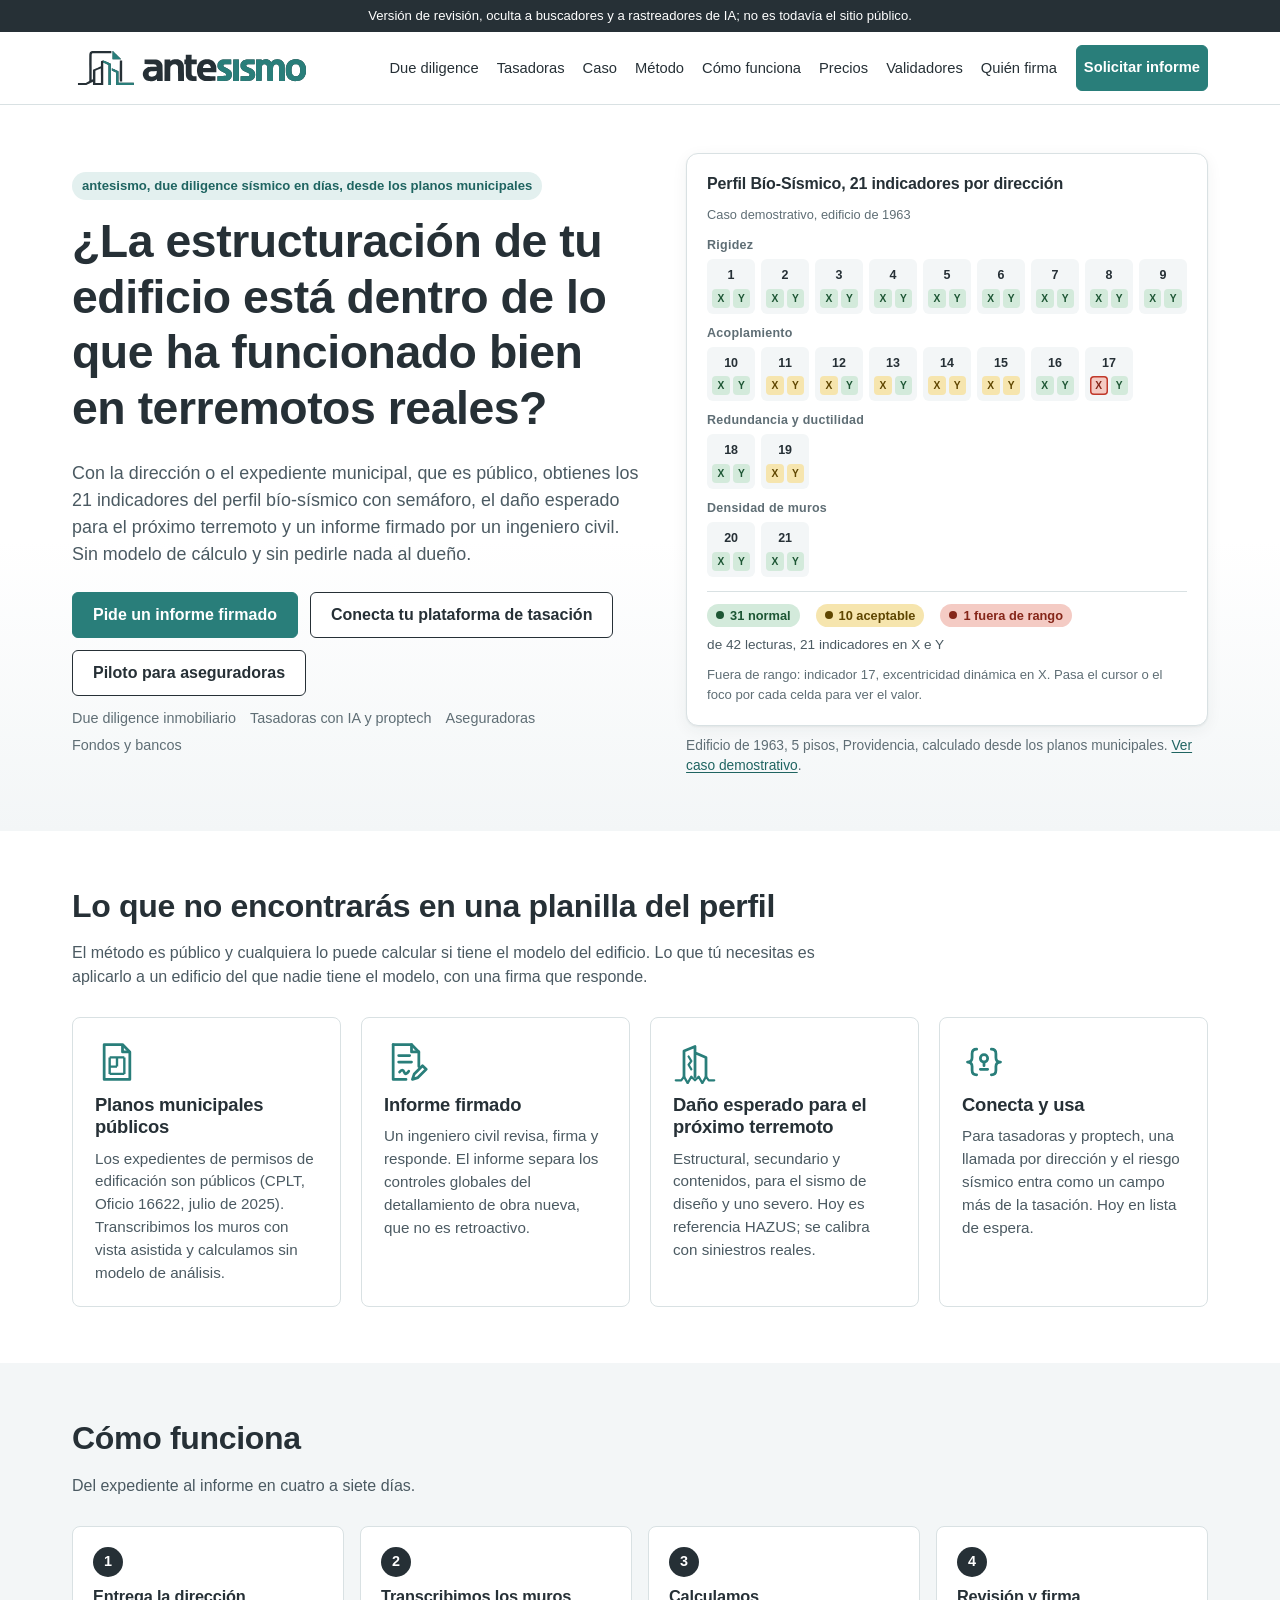
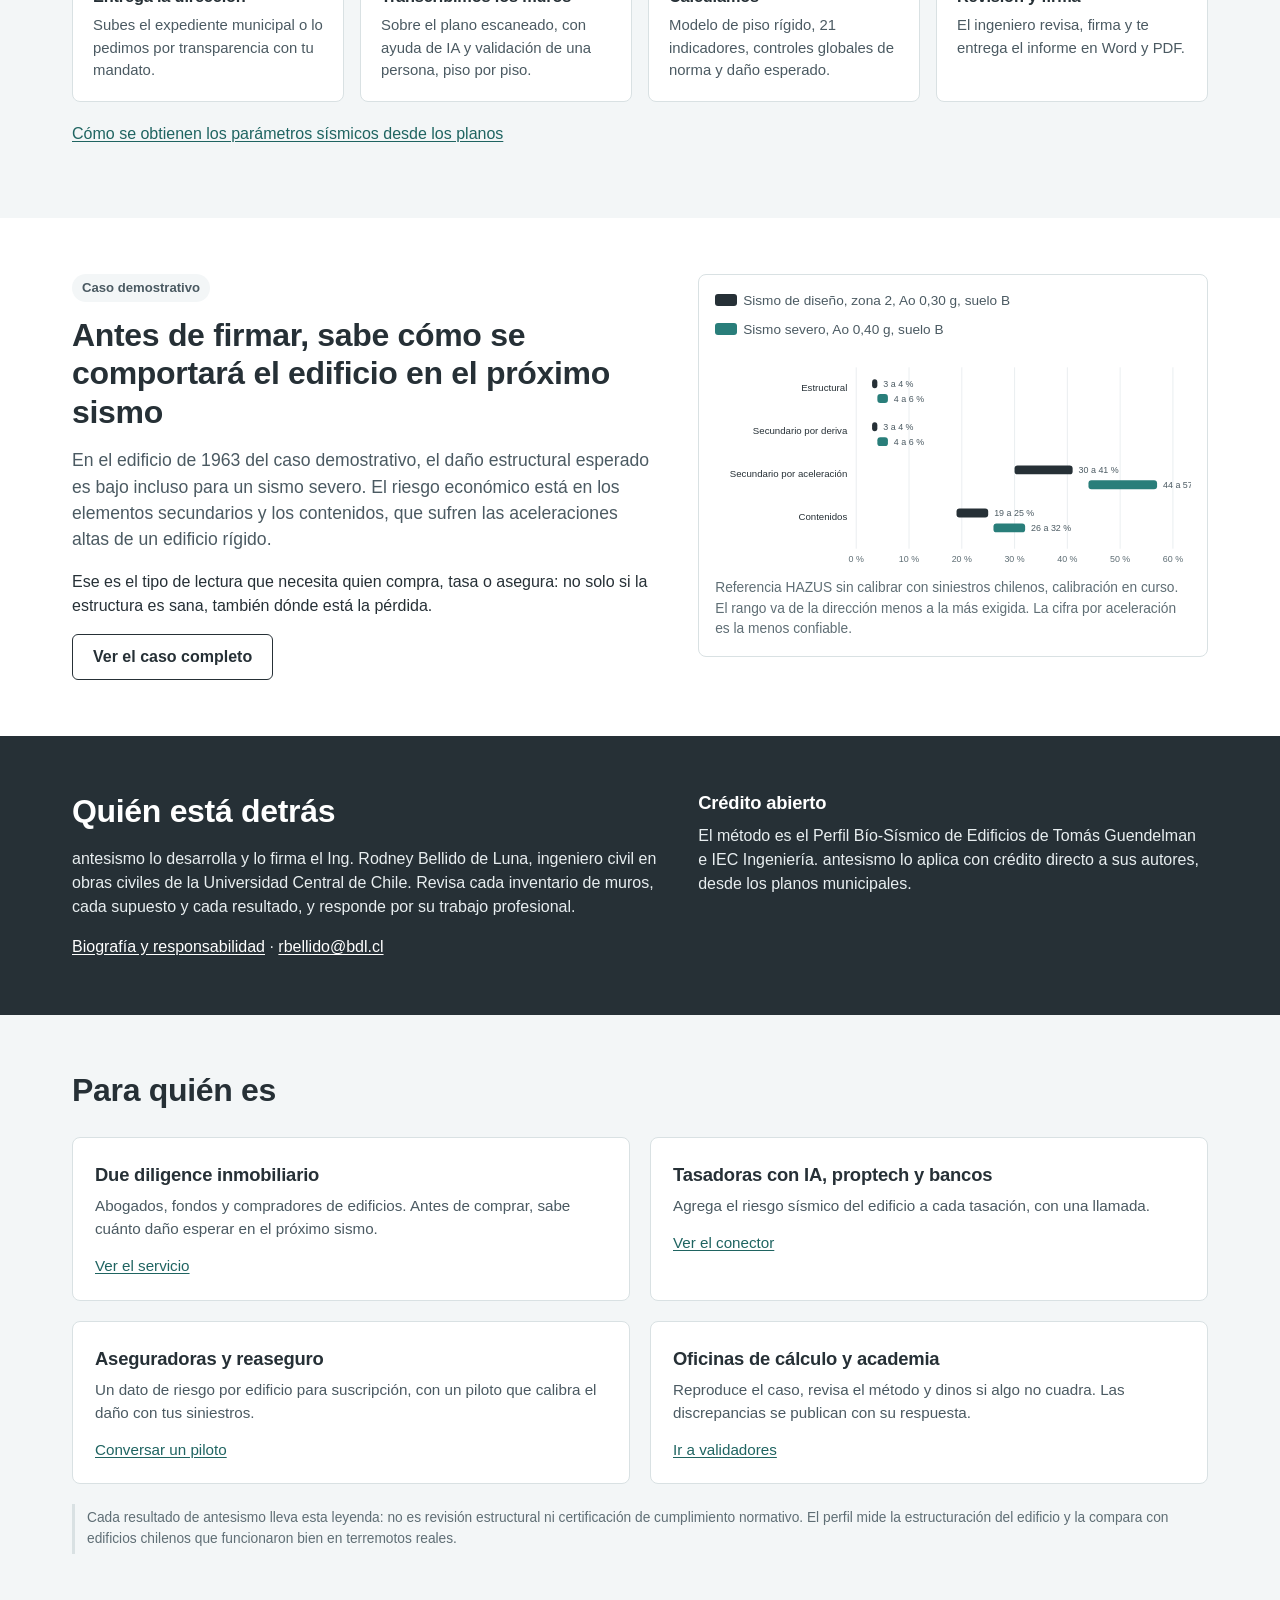
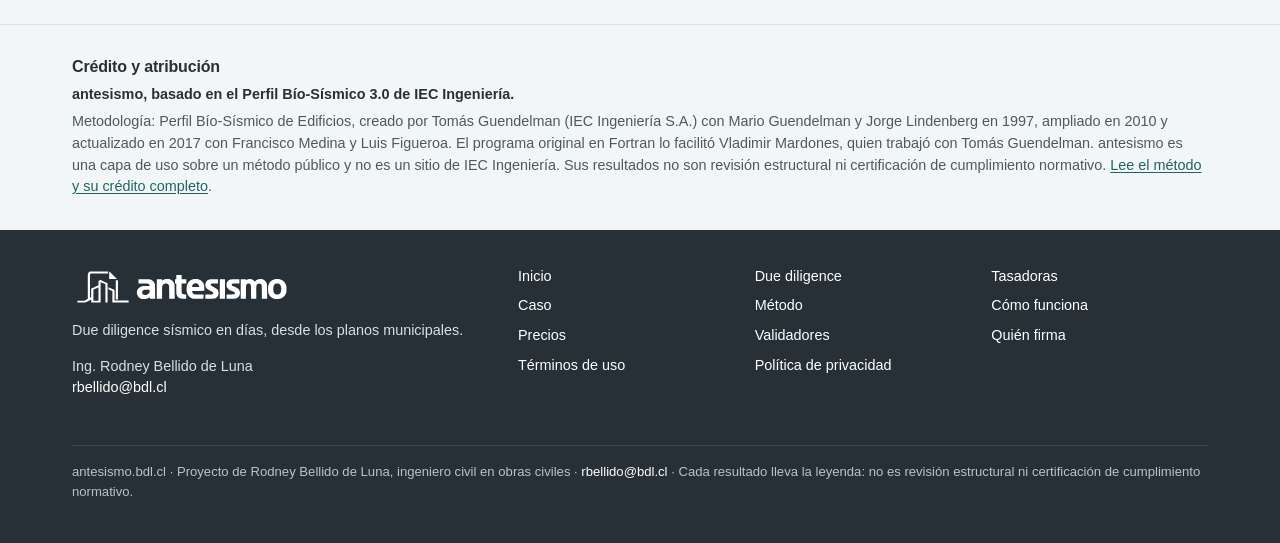
<file: index.html>
<!doctype html>
<html lang="es-CL">
<head>
<meta charset="utf-8">
<meta name="viewport" content="width=device-width, initial-scale=1">
<title>antesismo, due diligence sísmico en días, desde los planos municipales</title>
<meta name="description" content="Con los planos de recepción municipal obtienes los 21 indicadores del perfil bío-sísmico, el daño esperado para el próximo terremoto y un informe firmado por un ingeniero civil. Sin modelo de cálculo.">
<meta name="robots" content="noindex, nofollow, noarchive, nosnippet, noimageindex, noai, noimageai">
<meta name="googlebot" content="noindex, nofollow, noarchive, nosnippet, noimageindex, noai, noimageai">
<link rel="canonical" href="https://antesismo.bdl.cl/">
<meta name="theme-color" content="#263036">
<link rel="icon" href="/favicon.ico" sizes="16x16 24x24 32x32 48x48 64x64 128x128 256x256">
<link rel="icon" href="/favicon-48x48.png" type="image/png" sizes="48x48">
<link rel="icon" href="/favicon.svg" type="image/svg+xml" sizes="any">
<link rel="apple-touch-icon" href="/apple-touch-icon.png" sizes="180x180">
<link rel="mask-icon" href="/safari-pinned-tab.svg" color="#297e7a">
<link rel="manifest" href="/site.webmanifest">
<link rel="stylesheet" href="/assets/marca/antesismo.css">
<link rel="stylesheet" href="/assets/css/sitio.css?v=1.1.0">
<meta property="og:site_name" content="antesismo">
<meta property="og:type" content="website">
<meta property="og:locale" content="es_CL">
<meta property="og:url" content="https://antesismo.bdl.cl/">
<meta property="og:title" content="antesismo, due diligence sísmico en días, desde los planos municipales">
<meta property="og:description" content="Con los planos de recepción municipal obtienes los 21 indicadores del perfil bío-sísmico, el daño esperado para el próximo terremoto y un informe firmado por un ingeniero civil. Sin modelo de cálculo.">
<meta property="og:image" content="https://antesismo.bdl.cl/assets/social/antesismo_og_1200x630.png">
<meta property="og:image:width" content="1200">
<meta property="og:image:height" content="630">
<meta property="og:image:alt" content="antesismo, evaluación sísmica de edificios desde planos de recepción municipal">
<meta name="twitter:card" content="summary_large_image">
<script type="application/ld+json">{"@context": "https://schema.org", "@type": "Service", "name": "Due diligence sísmico de edificios", "description": "Perfil bío-sísmico, daño esperado e informe firmado desde los planos municipales.", "url": "https://antesismo.bdl.cl/", "areaServed": {"@type": "Country", "name": "Chile"}, "provider": {"@type": "Organization", "name": "antesismo", "url": "https://antesismo.bdl.cl/"}}</script>
</head>
<body>
<a class="salto" href="#contenido">Saltar al contenido</a>
<div class="aviso-revision">Versión de revisión, oculta a buscadores y a rastreadores de IA; no es todavía el sitio público.</div>
<header class="encabezado">
<div class="contenedor">
<a class="marca-logo" href="/" aria-label="antesismo, inicio"><img src="/assets/marca/antesismo_isologo_horizontal_color.svg" alt="antesismo" width="240" height="46"></a>
<button class="nav-toggle" type="button" aria-expanded="false" aria-controls="nav-principal">
<svg width="18" height="18" viewBox="0 0 18 18" aria-hidden="true"><path d="M2 4h14M2 9h14M2 14h14" stroke="currentColor" stroke-width="2"/></svg>Menú</button>
<nav class="nav" id="nav-principal" aria-label="Principal">
<a href="/due-diligence/">Due diligence</a>
<a href="/tasadoras/">Tasadoras</a>
<a href="/caso/">Caso</a>
<a href="/perfil-bio-sismico/">Método</a>
<a href="/parametros-sismicos/">Cómo funciona</a>
<a href="/precios/">Precios</a>
<a href="/validadores/">Validadores</a>
<a href="/quien-esta-detras/">Quién firma</a>
<a class="boton" href="/due-diligence/#solicitar">Solicitar informe</a>
</nav>
</div>
</header>
<main id="contenido">
<section class="heroe">
<div class="contenedor rejilla">
<div>
<span class="etiqueta">antesismo, due diligence sísmico en días, desde los planos municipales</span>
<h1>¿La estructuración de tu edificio está dentro de lo que ha funcionado bien en terremotos reales?</h1>
<p class="intro">Con la dirección o el expediente municipal, que es público, obtienes los 21 indicadores del perfil bío-sísmico con semáforo, el daño esperado para el próximo terremoto y un informe firmado por un ingeniero civil. Sin modelo de cálculo y sin pedirle nada al dueño.</p>
<div class="botones">
<a class="boton" href="/due-diligence/">Pide un informe firmado</a>
<a class="boton-sec" href="/tasadoras/">Conecta tu plataforma de tasación</a>
<a class="boton-sec" href="/precios/#piloto">Piloto para aseguradoras</a>
</div>
<ul class="segmentos" aria-label="Para quién">
<li>Due diligence inmobiliario</li><li>Tasadoras con IA y proptech</li><li>Aseguradoras</li><li>Fondos y bancos</li>
</ul>
</div>
<div>
<div data-figura="semaforo"><p class="pequeño">El semáforo de 21 indicadores necesita JavaScript. <a href="/caso/">Ver el caso demostrativo</a>.</p></div>
<p class="pequeño" style="margin-top:10px">Edificio de 1963, 5 pisos, Providencia, calculado desde los planos municipales. <a href="/caso/">Ver caso demostrativo</a>.</p>
</div>
</div>
</section>

<section class="seccion">
<div class="contenedor">
<div class="seccion-cabeza">
<h2>Lo que no encontrarás en una planilla del perfil</h2>
<p>El método es público y cualquiera lo puede calcular si tiene el modelo del edificio. Lo que tú necesitas es aplicarlo a un edificio del que nadie tiene el modelo, con una firma que responde.</p>
</div>
<div class="rejilla-4">
<div class="tarjeta"><svg class="icono" viewBox="0 0 48 48" aria-hidden="true" fill="none" stroke="currentColor" stroke-width="3" stroke-linejoin="round">
<path d="M10 5h20l8 8v30H10z"/><path d="M30 5v8h8"/><path d="M16 19h16M16 19v18M24 19v10M16 29h8M32 19v18M16 37h16" stroke-width="2.6"/></svg><h3>Planos municipales públicos</h3><p>Los expedientes de permisos de edificación son públicos (CPLT, Oficio 16622, julio de 2025). Transcribimos los muros con vista asistida y calculamos sin modelo de análisis.</p></div>
<div class="tarjeta"><svg class="icono" viewBox="0 0 48 48" aria-hidden="true" fill="none" stroke="currentColor" stroke-width="3" stroke-linejoin="round" stroke-linecap="round">
<path d="M10 5h20l8 8v16"/><path d="M30 5v8h8"/><path d="M10 5v38h14"/><path d="M16 17h12M16 24h14"/>
<path d="M17 35c2-3 4-3 5 0s3 2 5-1"/><path d="M31 43l2-6 9-9 4 4-9 9z"/></svg><h3>Informe firmado</h3><p>Un ingeniero civil revisa, firma y responde. El informe separa los controles globales del detallamiento de obra nueva, que no es retroactivo.</p></div>
<div class="tarjeta"><svg class="icono" viewBox="0 0 48 48" aria-hidden="true" fill="none" stroke="currentColor" stroke-width="3" stroke-linejoin="round" stroke-linecap="round">
<path d="M12 40V12l12-5v33M24 14l12 5v21"/><path d="M17 18l3 5-3 4 3 5" stroke-width="2.4"/>
<path d="M3 44h6l3-4 4 7 4-7 4 4 4-4 4 7 4-7 3 4h6" stroke-width="2.4"/></svg><h3>Daño esperado para el próximo terremoto</h3><p>Estructural, secundario y contenidos, para el sismo de diseño y uno severo. Hoy es referencia HAZUS; se calibra con siniestros reales.</p></div>
<div class="tarjeta"><svg class="icono" viewBox="0 0 48 48" aria-hidden="true" fill="none" stroke="currentColor" stroke-width="3" stroke-linejoin="round" stroke-linecap="round">
<path d="M16 10c-4 0-5 2-5 5v4c0 3-2 5-5 5 3 0 5 2 5 5v4c0 3 1 5 5 5M32 10c4 0 5 2 5 5v4c0 3 2 5 5 5-3 0-5 2-5 5v4c0 3-1 5-5 5"/>
<circle cx="24" cy="20" r="4"/><path d="M24 24v4M20 32h8"/></svg><h3>Conecta y usa</h3><p>Para tasadoras y proptech, una llamada por dirección y el riesgo sísmico entra como un campo más de la tasación. Hoy en lista de espera.</p></div>
</div>
</div>
</section>

<section class="seccion suave">
<div class="contenedor">
<div class="seccion-cabeza"><h2>Cómo funciona</h2><p>Del expediente al informe en cuatro a siete días.</p></div>
<ol class="pasos">
<li><h3>Entrega la dirección</h3><p>Subes el expediente municipal o lo pedimos por transparencia con tu mandato.</p></li>
<li><h3>Transcribimos los muros</h3><p>Sobre el plano escaneado, con ayuda de IA y validación de una persona, piso por piso.</p></li>
<li><h3>Calculamos</h3><p>Modelo de piso rígido, 21 indicadores, controles globales de norma y daño esperado.</p></li>
<li><h3>Revisión y firma</h3><p>El ingeniero revisa, firma y te entrega el informe en Word y PDF.</p></li>
</ol>
<p style="margin-top:20px"><a href="/parametros-sismicos/">Cómo se obtienen los parámetros sísmicos desde los planos</a></p>
</div>
</section>

<section class="seccion">
<div class="contenedor dos-col">
<div>
<span class="etiqueta gris">Caso demostrativo</span>
<h2>Antes de firmar, sabe cómo se comportará el edificio en el próximo sismo</h2>
<p class="intro">En el edificio de 1963 del caso demostrativo, el daño estructural esperado es bajo incluso para un sismo severo. El riesgo económico está en los elementos secundarios y los contenidos, que sufren las aceleraciones altas de un edificio rígido.</p>
<p>Ese es el tipo de lectura que necesita quien compra, tasa o asegura: no solo si la estructura es sana, también dónde está la pérdida.</p>
<a class="boton-sec" href="/caso/">Ver el caso completo</a>
</div>
<div data-figura="dano"><div class="tabla-envoltura"><table>
<caption class="visual-oculto">Daño esperado como fracción del valor de cada componente</caption>
<thead><tr><th>Escenario</th><th class="num">Estructural</th><th class="num">Secundario por deriva</th><th class="num">Secundario por aceleración</th><th class="num">Contenidos</th></tr></thead>
<tbody><tr><td>Sismo de diseño, zona 2, Ao 0,30 g, suelo B</td><td class="num">3 a 4 %</td><td class="num">3 a 4 %</td><td class="num">30 a 41 %</td><td class="num">19 a 25 %</td></tr><tr><td>Sismo severo, Ao 0,40 g, suelo B</td><td class="num">4 a 6 %</td><td class="num">4 a 6 %</td><td class="num">44 a 57 %</td><td class="num">26 a 32 %</td></tr></tbody></table></div></div>
</div>
</section>

<section class="seccion oscura">
<div class="contenedor dos-col">
<div>
<h2>Quién está detrás</h2>
<p>antesismo lo desarrolla y lo firma el Ing. Rodney Bellido de Luna, ingeniero civil en obras civiles de la Universidad Central de Chile. Revisa cada inventario de muros, cada supuesto y cada resultado, y responde por su trabajo profesional.</p>
<p class="mb-0"><a href="/quien-esta-detras/">Biografía y responsabilidad</a> · <a href="mailto:rbellido@bdl.cl">rbellido@bdl.cl</a></p>
</div>
<div>
<h3>Crédito abierto</h3>
<p class="mb-0">El método es el Perfil Bío-Sísmico de Edificios de Tomás Guendelman e IEC Ingeniería. antesismo lo aplica con crédito directo a sus autores, desde los planos municipales.</p>
</div>
</div>
</section>

<section class="seccion suave">
<div class="contenedor">
<div class="seccion-cabeza"><h2>Para quién es</h2></div>
<div class="rejilla-2">
<div class="tarjeta"><h3>Due diligence inmobiliario</h3><p>Abogados, fondos y compradores de edificios. Antes de comprar, sabe cuánto daño esperar en el próximo sismo.</p><p style="margin-top:14px"><a href="/due-diligence/">Ver el servicio</a></p></div>
<div class="tarjeta"><h3>Tasadoras con IA, proptech y bancos</h3><p>Agrega el riesgo sísmico del edificio a cada tasación, con una llamada.</p><p style="margin-top:14px"><a href="/tasadoras/">Ver el conector</a></p></div>
<div class="tarjeta"><h3>Aseguradoras y reaseguro</h3><p>Un dato de riesgo por edificio para suscripción, con un piloto que calibra el daño con tus siniestros.</p><p style="margin-top:14px"><a href="/precios/#piloto">Conversar un piloto</a></p></div>
<div class="tarjeta"><h3>Oficinas de cálculo y academia</h3><p>Reproduce el caso, revisa el método y dinos si algo no cuadra. Las discrepancias se publican con su respuesta.</p><p style="margin-top:14px"><a href="/validadores/">Ir a validadores</a></p></div>
</div>
<p class="leyenda">Cada resultado de antesismo lleva esta leyenda: no es revisión estructural ni certificación de cumplimiento normativo. El perfil mide la estructuración del edificio y la compara con edificios chilenos que funcionaron bien en terremotos reales.</p>
</div>
</section>
</main>
<section class="credito" aria-labelledby="credito-t">
<div class="contenedor">
<h2 id="credito-t">Crédito y atribución</h2>
<p class="descriptor">antesismo, basado en el Perfil Bío-Sísmico 3.0 de IEC Ingeniería.</p>
<p class="mb-0">Metodología: Perfil Bío-Sísmico de Edificios, creado por Tomás Guendelman (IEC Ingeniería S.A.) con Mario Guendelman y Jorge Lindenberg en 1997, ampliado en 2010 y actualizado en 2017 con Francisco Medina y Luis Figueroa. El programa original en Fortran lo facilitó Vladimir Mardones, quien trabajó con Tomás Guendelman. antesismo es una capa de uso sobre un método público y no es un sitio de IEC Ingeniería. Sus resultados no son revisión estructural ni certificación de cumplimiento normativo. <a href="/perfil-bio-sismico/">Lee el método y su crédito completo</a>.</p>
</div>
</section>
<footer class="pie">
<div class="contenedor">
<div>
<img src="/assets/marca/antesismo_isologo_horizontal_blanco.svg" alt="antesismo" width="220" height="42">
<p>Due diligence sísmico en días, desde los planos municipales.</p>
<p>Ing. Rodney Bellido de Luna<br><a href="mailto:rbellido@bdl.cl">rbellido@bdl.cl</a></p>
</div>
<nav aria-label="Pie de página">
<a href="/">Inicio</a>
<a href="/due-diligence/">Due diligence</a>
<a href="/tasadoras/">Tasadoras</a>
<a href="/caso/">Caso</a>
<a href="/perfil-bio-sismico/">Método</a>
<a href="/parametros-sismicos/">Cómo funciona</a>
<a href="/precios/">Precios</a>
<a href="/validadores/">Validadores</a>
<a href="/quien-esta-detras/">Quién firma</a>
<a href="/legal/#terminos">Términos de uso</a>
<a href="/legal/#privacidad">Política de privacidad</a>
</nav>
<p class="final">antesismo.bdl.cl · Proyecto de Rodney Bellido de Luna, ingeniero civil en obras civiles · <a href="mailto:rbellido@bdl.cl">rbellido@bdl.cl</a> · Cada resultado lleva la leyenda: no es revisión estructural ni certificación de cumplimiento normativo.</p>
</div>
</footer>
<script src="/assets/js/sitio.js?v=1.1.0"></script>
<script src="/assets/js/datos-caso.js?v=1.1.0"></script>
<script src="/assets/js/perfil.js?v=1.1.0"></script>
</body>
</html>
</file>
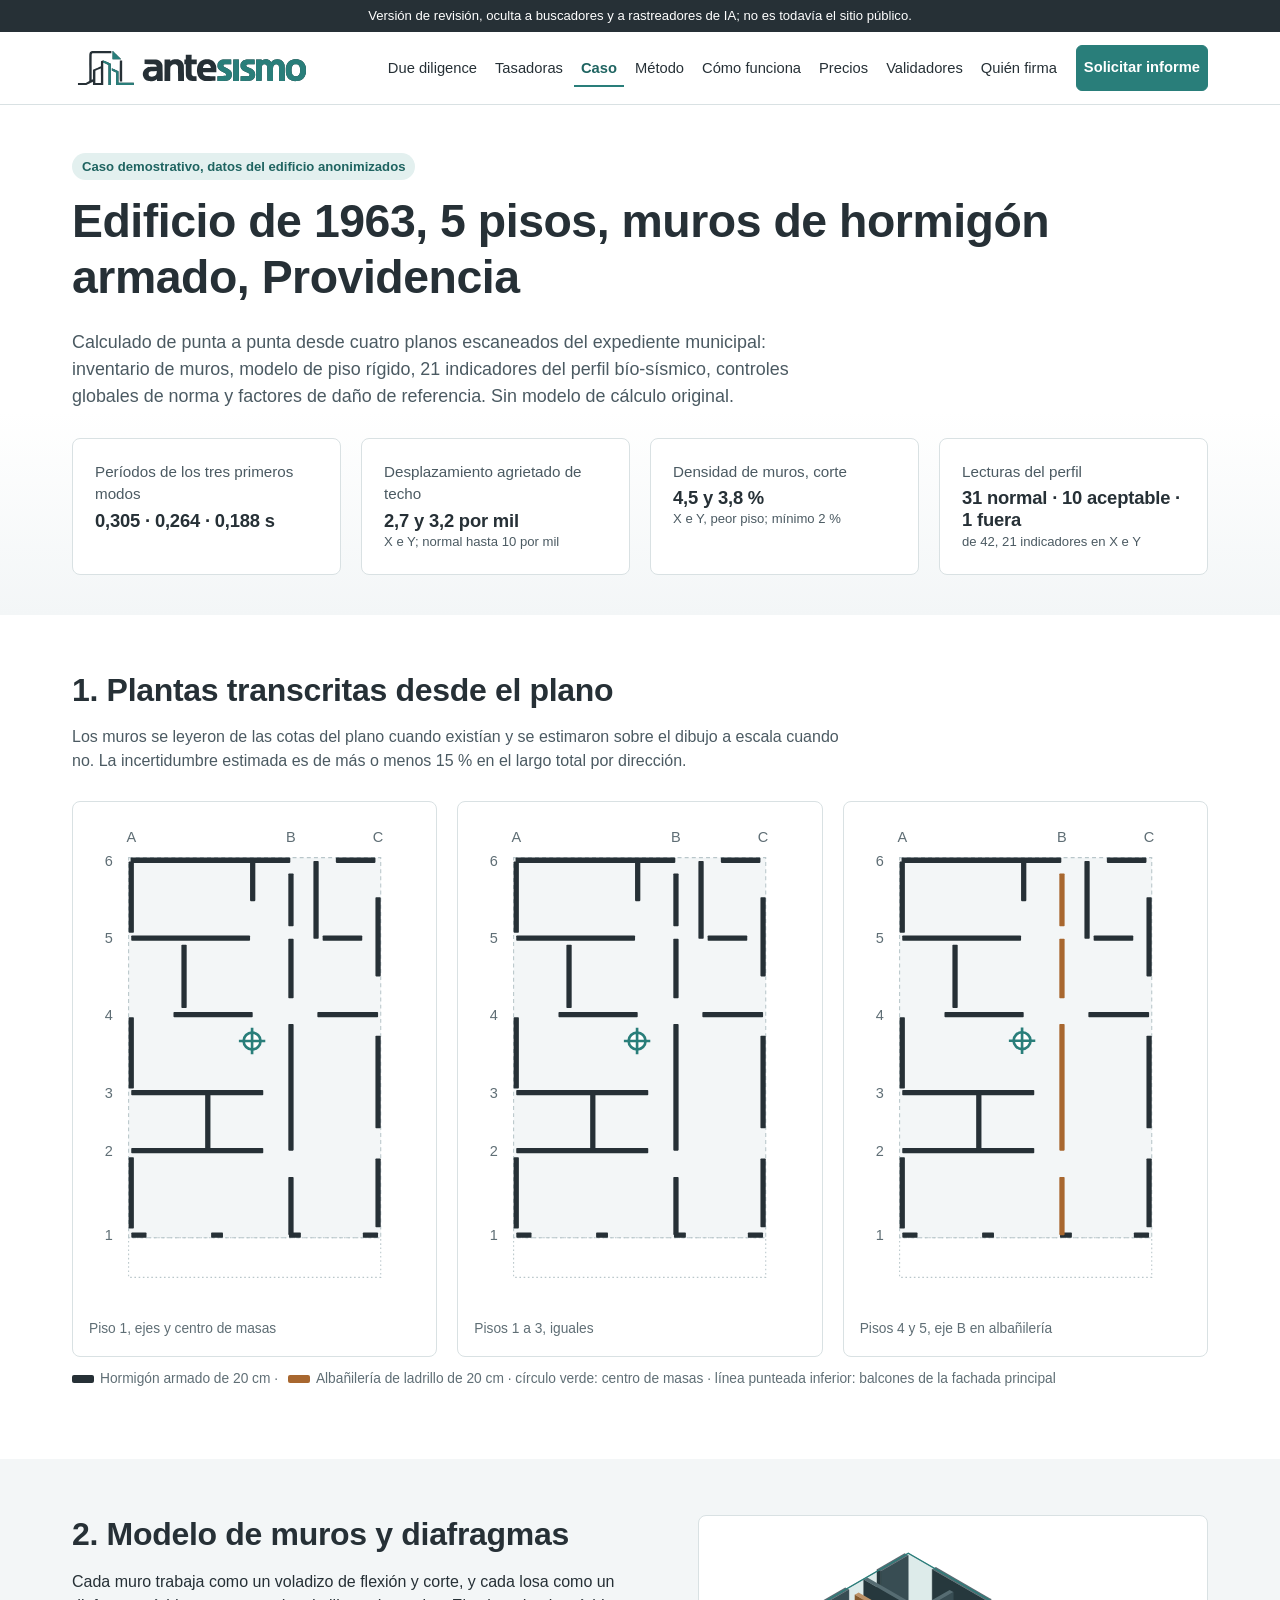
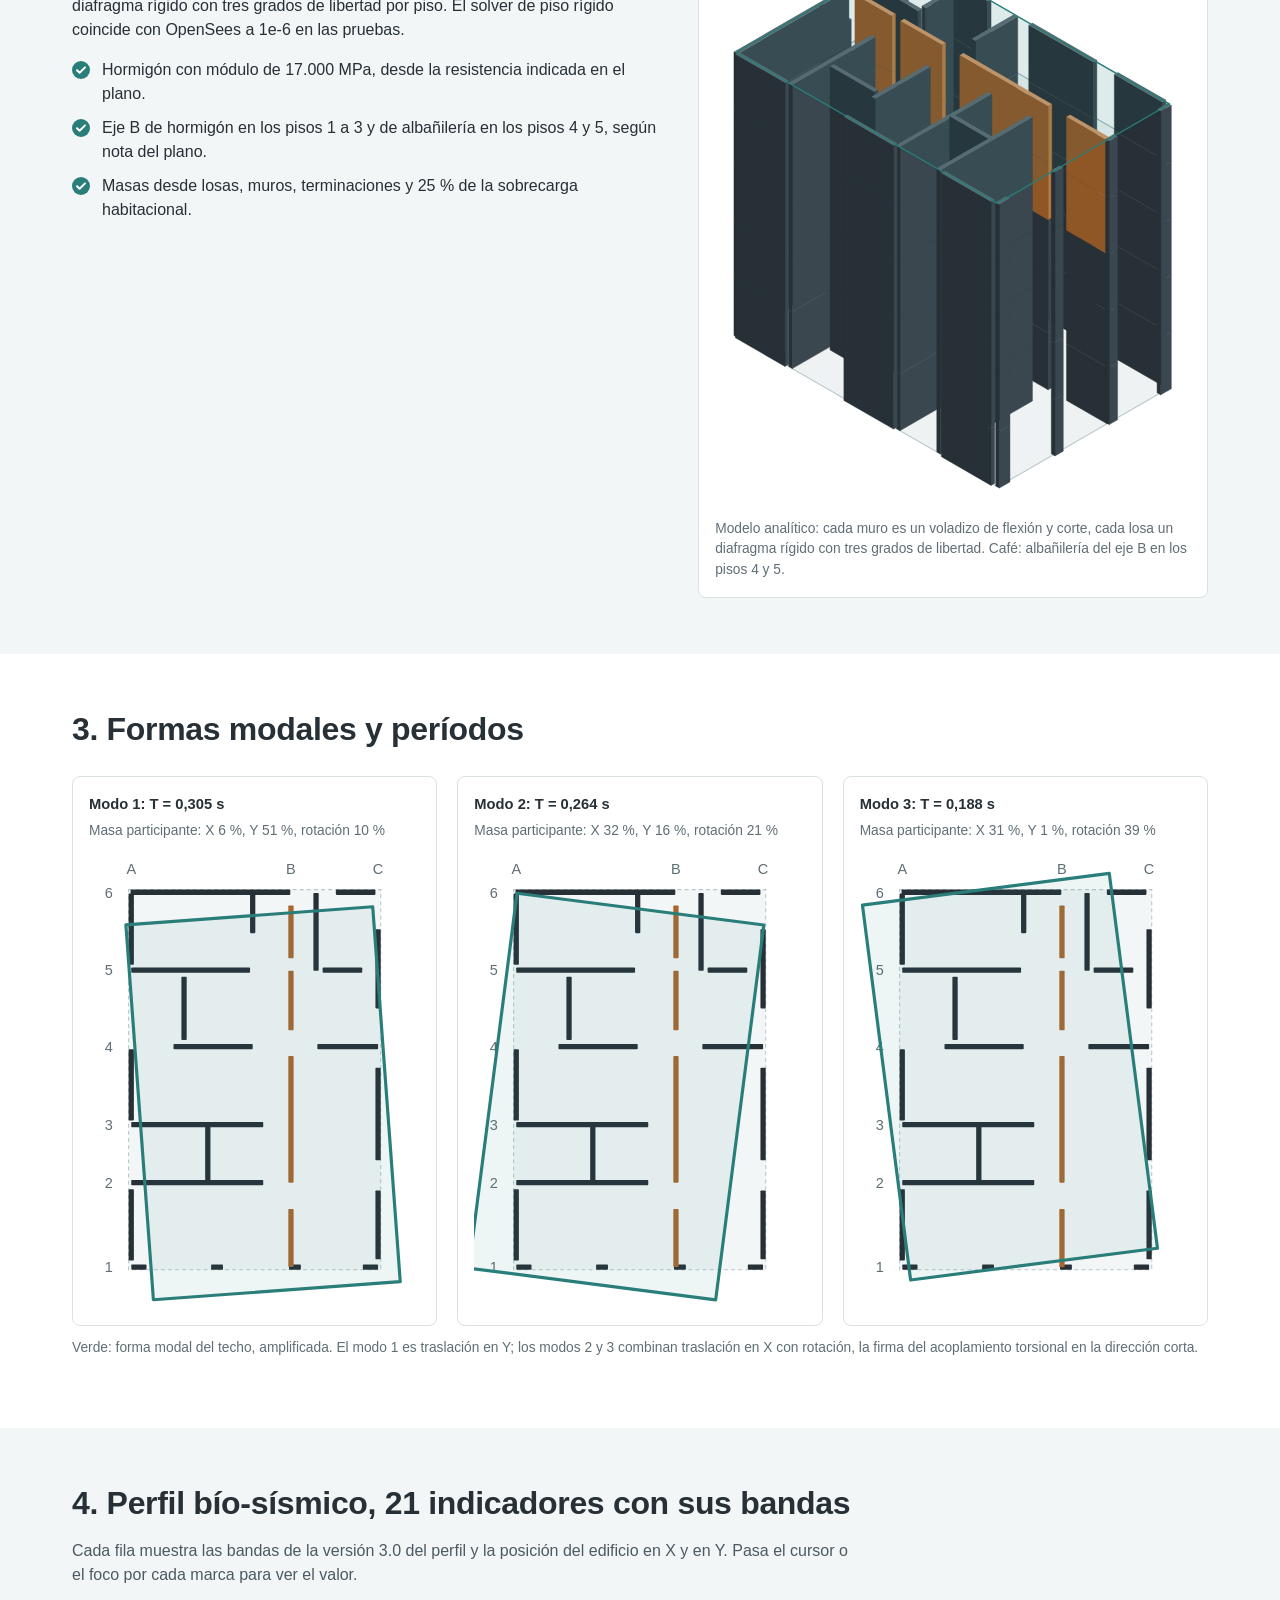
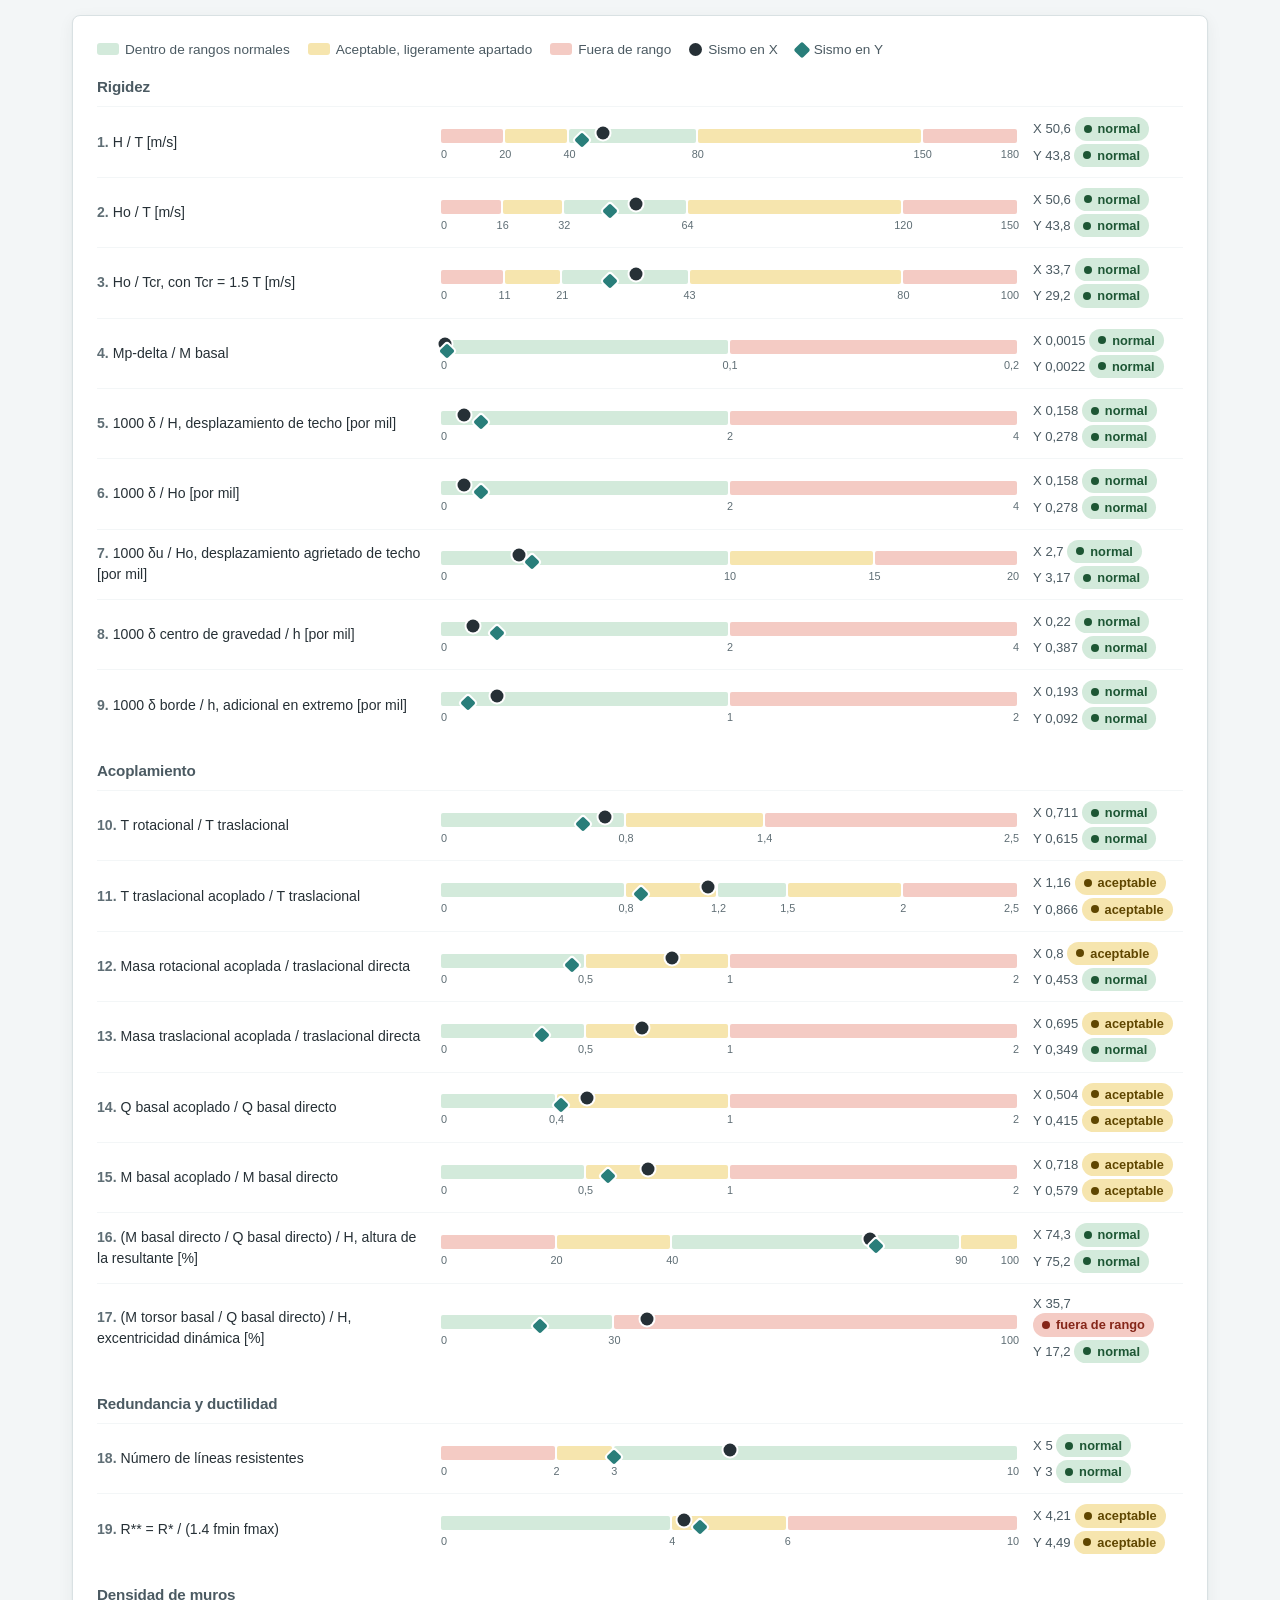
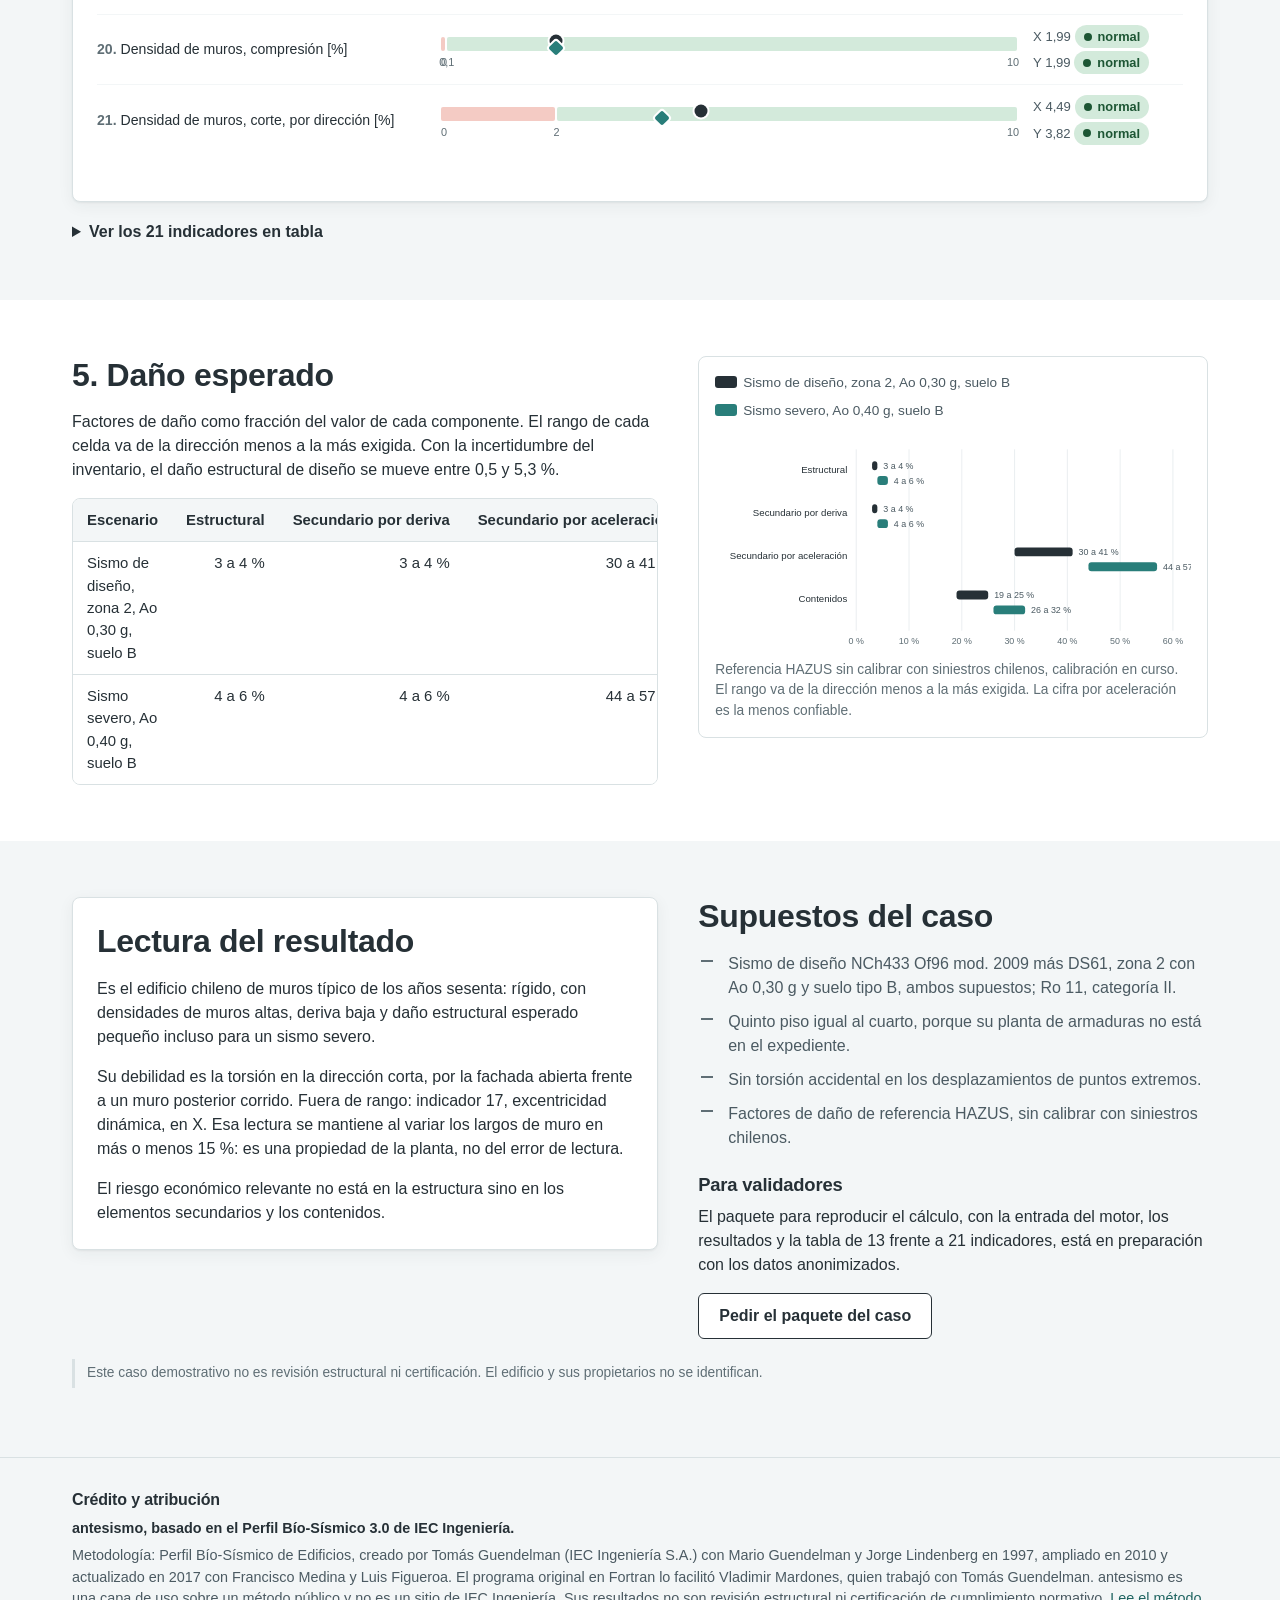
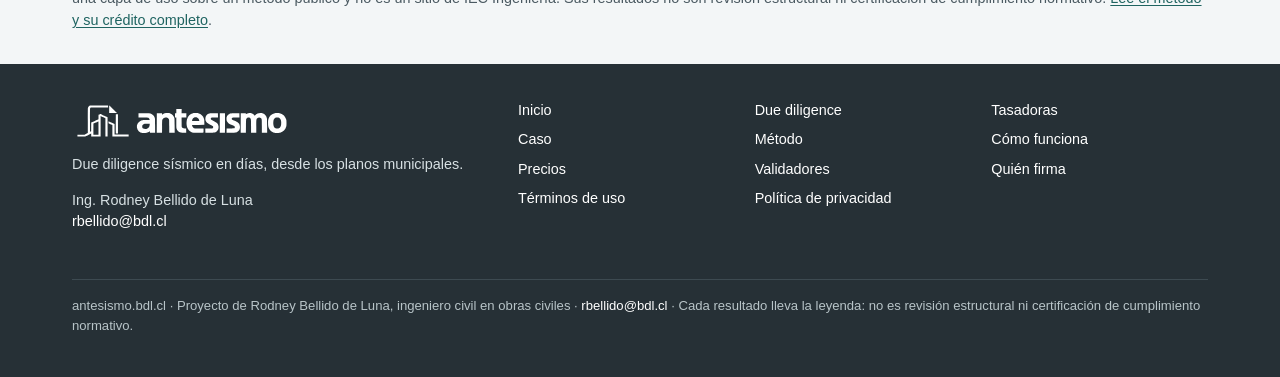
<file: caso/index.html>
<!doctype html>
<html lang="es-CL">
<head>
<meta charset="utf-8">
<meta name="viewport" content="width=device-width, initial-scale=1">
<title>Caso demostrativo: parámetros sísmicos de un edificio de 1963 desde los planos municipales | antesismo</title>
<meta name="description" content="Edificio de 1963, 5 pisos, muros de hormigón armado, Providencia: 21 indicadores del perfil bío-sísmico, modos y daño esperado, calculados desde cuatro planos escaneados del expediente municipal.">
<meta name="robots" content="noindex, nofollow, noarchive, nosnippet, noimageindex, noai, noimageai">
<meta name="googlebot" content="noindex, nofollow, noarchive, nosnippet, noimageindex, noai, noimageai">
<link rel="canonical" href="https://antesismo.bdl.cl/caso/">
<meta name="theme-color" content="#263036">
<link rel="icon" href="/favicon.ico" sizes="16x16 24x24 32x32 48x48 64x64 128x128 256x256">
<link rel="icon" href="/favicon-48x48.png" type="image/png" sizes="48x48">
<link rel="icon" href="/favicon.svg" type="image/svg+xml" sizes="any">
<link rel="apple-touch-icon" href="/apple-touch-icon.png" sizes="180x180">
<link rel="mask-icon" href="/safari-pinned-tab.svg" color="#297e7a">
<link rel="manifest" href="/site.webmanifest">
<link rel="stylesheet" href="/assets/marca/antesismo.css">
<link rel="stylesheet" href="/assets/css/sitio.css?v=1.1.0">
<meta property="og:site_name" content="antesismo">
<meta property="og:type" content="website">
<meta property="og:locale" content="es_CL">
<meta property="og:url" content="https://antesismo.bdl.cl/caso/">
<meta property="og:title" content="Caso demostrativo: parámetros sísmicos de un edificio de 1963 desde los planos municipales | antesismo">
<meta property="og:description" content="Edificio de 1963, 5 pisos, muros de hormigón armado, Providencia: 21 indicadores del perfil bío-sísmico, modos y daño esperado, calculados desde cuatro planos escaneados del expediente municipal.">
<meta property="og:image" content="https://antesismo.bdl.cl/assets/social/antesismo_og_1200x630.png">
<meta property="og:image:width" content="1200">
<meta property="og:image:height" content="630">
<meta property="og:image:alt" content="antesismo, evaluación sísmica de edificios desde planos de recepción municipal">
<meta name="twitter:card" content="summary_large_image">
<script type="application/ld+json">{"@context": "https://schema.org", "@type": "Article", "headline": "Caso demostrativo: edificio de 1963 desde los planos municipales", "description": "Perfil bío-sísmico de 21 indicadores y daño esperado de un edificio de muros de hormigón armado.", "inLanguage": "es-CL", "url": "https://antesismo.bdl.cl/caso/", "dateModified": "2026-10-24", "author": {"@type": "Person", "name": "Rodney Bellido de Luna"}, "publisher": {"@type": "Organization", "name": "antesismo"}}</script>
</head>
<body>
<a class="salto" href="#contenido">Saltar al contenido</a>
<div class="aviso-revision">Versión de revisión, oculta a buscadores y a rastreadores de IA; no es todavía el sitio público.</div>
<header class="encabezado">
<div class="contenedor">
<a class="marca-logo" href="/" aria-label="antesismo, inicio"><img src="/assets/marca/antesismo_isologo_horizontal_color.svg" alt="antesismo" width="240" height="46"></a>
<button class="nav-toggle" type="button" aria-expanded="false" aria-controls="nav-principal">
<svg width="18" height="18" viewBox="0 0 18 18" aria-hidden="true"><path d="M2 4h14M2 9h14M2 14h14" stroke="currentColor" stroke-width="2"/></svg>Menú</button>
<nav class="nav" id="nav-principal" aria-label="Principal">
<a href="/due-diligence/">Due diligence</a>
<a href="/tasadoras/">Tasadoras</a>
<a href="/caso/" aria-current="page">Caso</a>
<a href="/perfil-bio-sismico/">Método</a>
<a href="/parametros-sismicos/">Cómo funciona</a>
<a href="/precios/">Precios</a>
<a href="/validadores/">Validadores</a>
<a href="/quien-esta-detras/">Quién firma</a>
<a class="boton" href="/due-diligence/#solicitar">Solicitar informe</a>
</nav>
</div>
</header>
<main id="contenido">
<section class="heroe">
<div class="contenedor">
<span class="etiqueta">Caso demostrativo, datos del edificio anonimizados</span>
<h1>Edificio de 1963, 5 pisos, muros de hormigón armado, Providencia</h1>
<p class="intro">Calculado de punta a punta desde cuatro planos escaneados del expediente municipal: inventario de muros, modelo de piso rígido, 21 indicadores del perfil bío-sísmico, controles globales de norma y factores de daño de referencia. Sin modelo de cálculo original.</p>
<div class="rejilla-4" style="margin-top:28px">
<div class="tarjeta"><p class="pequeño mt-0" style="margin-bottom:4px">Períodos de los tres primeros modos</p><h3 class="mb-0">0,305 · 0,264 · 0,188 s</h3></div>
<div class="tarjeta"><p class="pequeño mt-0" style="margin-bottom:4px">Desplazamiento agrietado de techo</p><h3 class="mb-0">2,7 y 3,2 por mil</h3><p style="font-size:.82rem">X e Y; normal hasta 10 por mil</p></div>
<div class="tarjeta"><p class="pequeño mt-0" style="margin-bottom:4px">Densidad de muros, corte</p><h3 class="mb-0">4,5 y 3,8 %</h3><p style="font-size:.82rem">X e Y, peor piso; mínimo 2 %</p></div>
<div class="tarjeta"><p class="pequeño mt-0" style="margin-bottom:4px">Lecturas del perfil</p><h3 class="mb-0">31 normal · 10 aceptable · 1 fuera</h3><p style="font-size:.82rem">de 42, 21 indicadores en X e Y</p></div>
</div>
</div>
</section>

<section class="seccion">
<div class="contenedor">
<div class="seccion-cabeza"><h2>1. Plantas transcritas desde el plano</h2><p>Los muros se leyeron de las cotas del plano cuando existían y se estimaron sobre el dibujo a escala cuando no. La incertidumbre estimada es de más o menos 15 % en el largo total por dirección.</p></div>
<div data-figura="plantas"><p class="pequeño">Las plantas se dibujan con JavaScript.</p></div>
</div>
</section>

<section class="seccion suave">
<div class="contenedor dos-col">
<div>
<h2>2. Modelo de muros y diafragmas</h2>
<p>Cada muro trabaja como un voladizo de flexión y corte, y cada losa como un diafragma rígido con tres grados de libertad por piso. El solver de piso rígido coincide con OpenSees a 1e-6 en las pruebas.</p>
<ul class="lista-check">
<li>Hormigón con módulo de 17.000 MPa, desde la resistencia indicada en el plano.</li>
<li>Eje B de hormigón en los pisos 1 a 3 y de albañilería en los pisos 4 y 5, según nota del plano.</li>
<li>Masas desde losas, muros, terminaciones y 25 % de la sobrecarga habitacional.</li>
</ul>
</div>
<div data-figura="iso"></div>
</div>
</section>

<section class="seccion">
<div class="contenedor">
<div class="seccion-cabeza"><h2>3. Formas modales y períodos</h2></div>
<div data-figura="modos"></div>
</div>
</section>

<section class="seccion suave">
<div class="contenedor">
<div class="seccion-cabeza">
<h2>4. Perfil bío-sísmico, 21 indicadores con sus bandas</h2>
<p>Cada fila muestra las bandas de la versión 3.0 del perfil y la posición del edificio en X y en Y. Pasa el cursor o el foco por cada marca para ver el valor.</p>
</div>
<div class="panel-blanco"><div data-figura="bandas"><p class="pequeño">El gráfico de bandas necesita JavaScript; abajo está la tabla completa.</p></div></div>
<details style="margin-top:18px"><summary style="cursor:pointer;font-weight:600">Ver los 21 indicadores en tabla</summary><div style="margin-top:12px" data-figura="tabla"></div></details>
</div>
</section>

<section class="seccion">
<div class="contenedor dos-col">
<div>
<h2>5. Daño esperado</h2>
<p>Factores de daño como fracción del valor de cada componente. El rango de cada celda va de la dirección menos a la más exigida. Con la incertidumbre del inventario, el daño estructural de diseño se mueve entre 0,5 y 5,3 %.</p>
<div class="tabla-envoltura"><table>
<caption class="visual-oculto">Daño esperado como fracción del valor de cada componente</caption>
<thead><tr><th>Escenario</th><th class="num">Estructural</th><th class="num">Secundario por deriva</th><th class="num">Secundario por aceleración</th><th class="num">Contenidos</th></tr></thead>
<tbody><tr><td>Sismo de diseño, zona 2, Ao 0,30 g, suelo B</td><td class="num">3 a 4 %</td><td class="num">3 a 4 %</td><td class="num">30 a 41 %</td><td class="num">19 a 25 %</td></tr><tr><td>Sismo severo, Ao 0,40 g, suelo B</td><td class="num">4 a 6 %</td><td class="num">4 a 6 %</td><td class="num">44 a 57 %</td><td class="num">26 a 32 %</td></tr></tbody></table></div>
</div>
<div data-figura="dano"></div>
</div>
</section>

<section class="seccion suave">
<div class="contenedor dos-col">
<div class="panel-blanco">
<h2 class="mt-0">Lectura del resultado</h2>
<p>Es el edificio chileno de muros típico de los años sesenta: rígido, con densidades de muros altas, deriva baja y daño estructural esperado pequeño incluso para un sismo severo.</p>
<p>Su debilidad es la torsión en la dirección corta, por la fachada abierta frente a un muro posterior corrido. Fuera de rango: indicador 17, excentricidad dinámica, en X. Esa lectura se mantiene al variar los largos de muro en más o menos 15 %: es una propiedad de la planta, no del error de lectura.</p>
<p class="mb-0">El riesgo económico relevante no está en la estructura sino en los elementos secundarios y los contenidos.</p>
</div>
<div>
<h2>Supuestos del caso</h2>
<ul class="lista-no">
<li>Sismo de diseño NCh433 Of96 mod. 2009 más DS61, zona 2 con Ao 0,30 g y suelo tipo B, ambos supuestos; Ro 11, categoría II.</li>
<li>Quinto piso igual al cuarto, porque su planta de armaduras no está en el expediente.</li>
<li>Sin torsión accidental en los desplazamientos de puntos extremos.</li>
<li>Factores de daño de referencia HAZUS, sin calibrar con siniestros chilenos.</li>
</ul>
<h3 style="margin-top:24px">Para validadores</h3>
<p>El paquete para reproducir el cálculo, con la entrada del motor, los resultados y la tabla de 13 frente a 21 indicadores, está en preparación con los datos anonimizados.</p>
<a class="boton-sec" href="/validadores/#contacto">Pedir el paquete del caso</a>
</div>
</div>
<div class="contenedor"><p class="leyenda">Este caso demostrativo no es revisión estructural ni certificación. El edificio y sus propietarios no se identifican.</p></div>
</section>
</main>
<section class="credito" aria-labelledby="credito-t">
<div class="contenedor">
<h2 id="credito-t">Crédito y atribución</h2>
<p class="descriptor">antesismo, basado en el Perfil Bío-Sísmico 3.0 de IEC Ingeniería.</p>
<p class="mb-0">Metodología: Perfil Bío-Sísmico de Edificios, creado por Tomás Guendelman (IEC Ingeniería S.A.) con Mario Guendelman y Jorge Lindenberg en 1997, ampliado en 2010 y actualizado en 2017 con Francisco Medina y Luis Figueroa. El programa original en Fortran lo facilitó Vladimir Mardones, quien trabajó con Tomás Guendelman. antesismo es una capa de uso sobre un método público y no es un sitio de IEC Ingeniería. Sus resultados no son revisión estructural ni certificación de cumplimiento normativo. <a href="/perfil-bio-sismico/">Lee el método y su crédito completo</a>.</p>
</div>
</section>
<footer class="pie">
<div class="contenedor">
<div>
<img src="/assets/marca/antesismo_isologo_horizontal_blanco.svg" alt="antesismo" width="220" height="42">
<p>Due diligence sísmico en días, desde los planos municipales.</p>
<p>Ing. Rodney Bellido de Luna<br><a href="mailto:rbellido@bdl.cl">rbellido@bdl.cl</a></p>
</div>
<nav aria-label="Pie de página">
<a href="/">Inicio</a>
<a href="/due-diligence/">Due diligence</a>
<a href="/tasadoras/">Tasadoras</a>
<a href="/caso/">Caso</a>
<a href="/perfil-bio-sismico/">Método</a>
<a href="/parametros-sismicos/">Cómo funciona</a>
<a href="/precios/">Precios</a>
<a href="/validadores/">Validadores</a>
<a href="/quien-esta-detras/">Quién firma</a>
<a href="/legal/#terminos">Términos de uso</a>
<a href="/legal/#privacidad">Política de privacidad</a>
</nav>
<p class="final">antesismo.bdl.cl · Proyecto de Rodney Bellido de Luna, ingeniero civil en obras civiles · <a href="mailto:rbellido@bdl.cl">rbellido@bdl.cl</a> · Cada resultado lleva la leyenda: no es revisión estructural ni certificación de cumplimiento normativo.</p>
</div>
</footer>
<script src="/assets/js/sitio.js?v=1.1.0"></script>
<script src="/assets/js/datos-caso.js?v=1.1.0"></script>
<script src="/assets/js/perfil.js?v=1.1.0"></script>
</body>
</html>
</file>
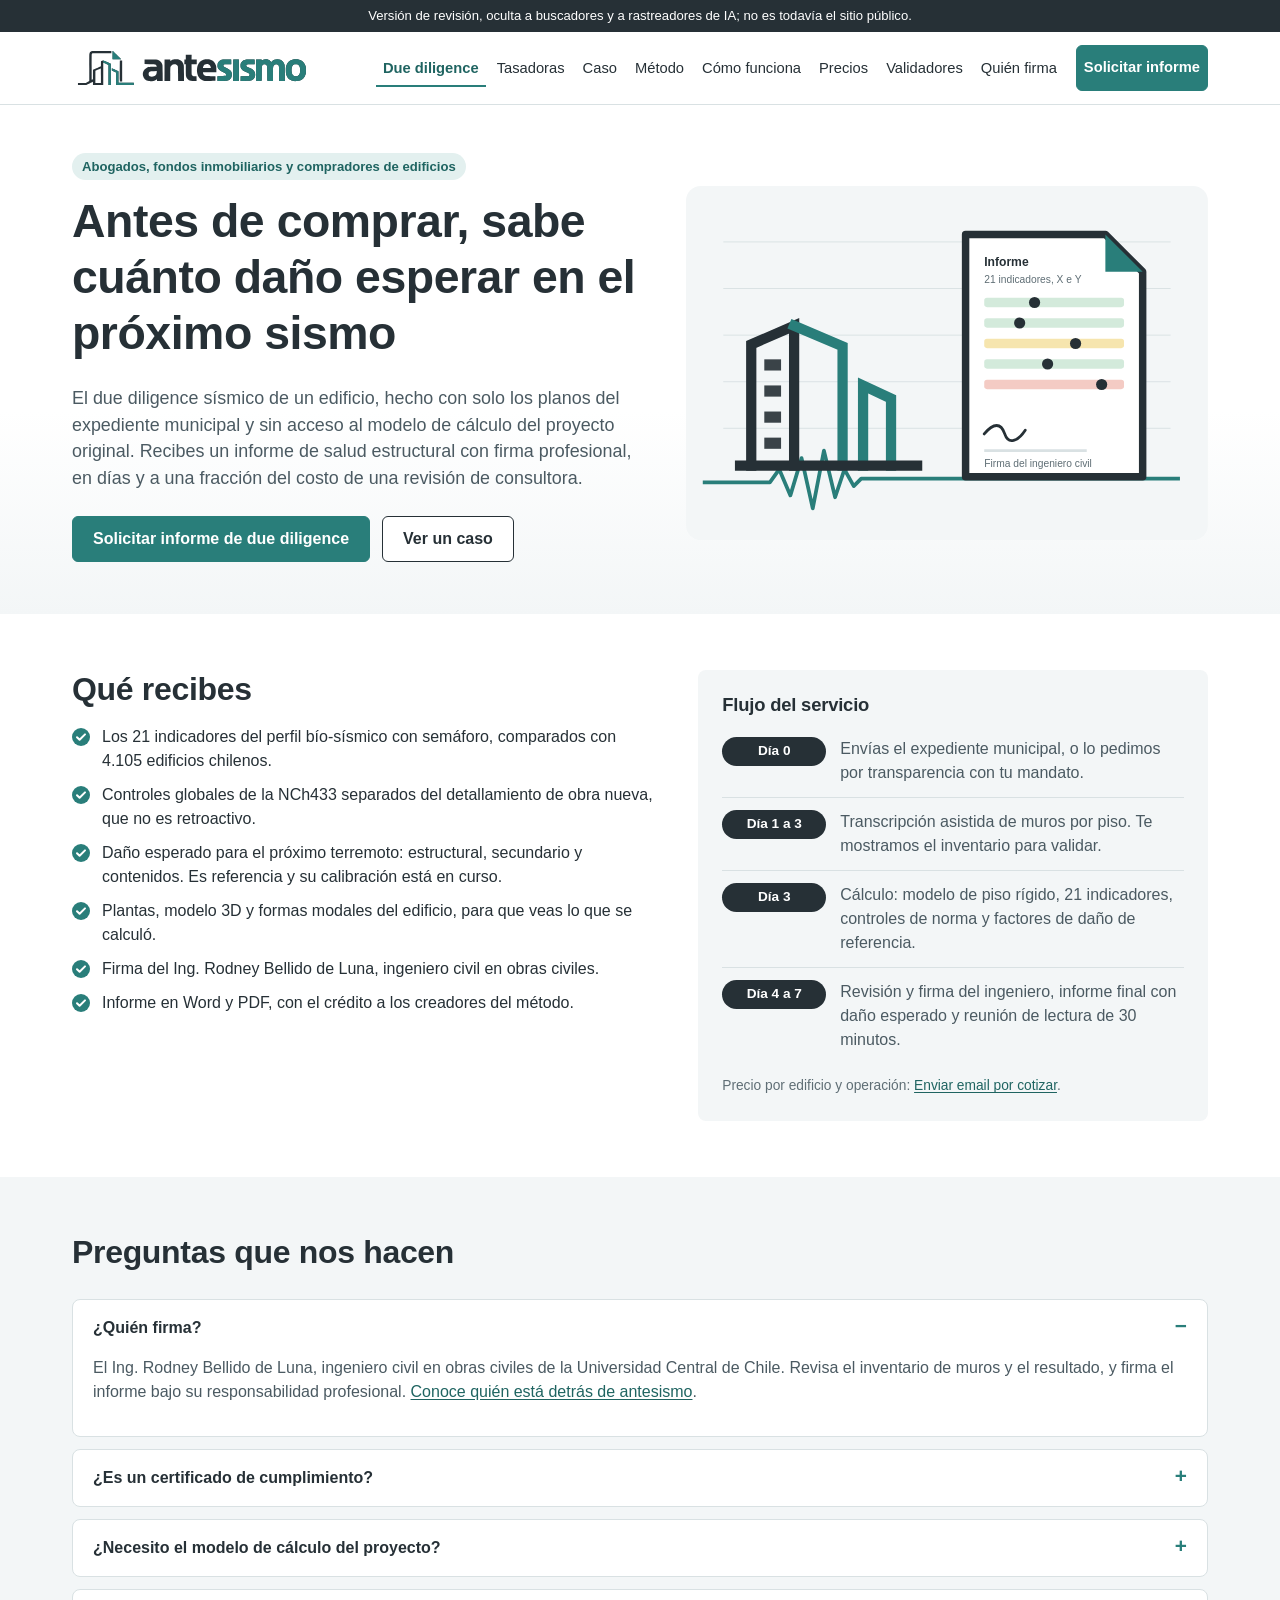
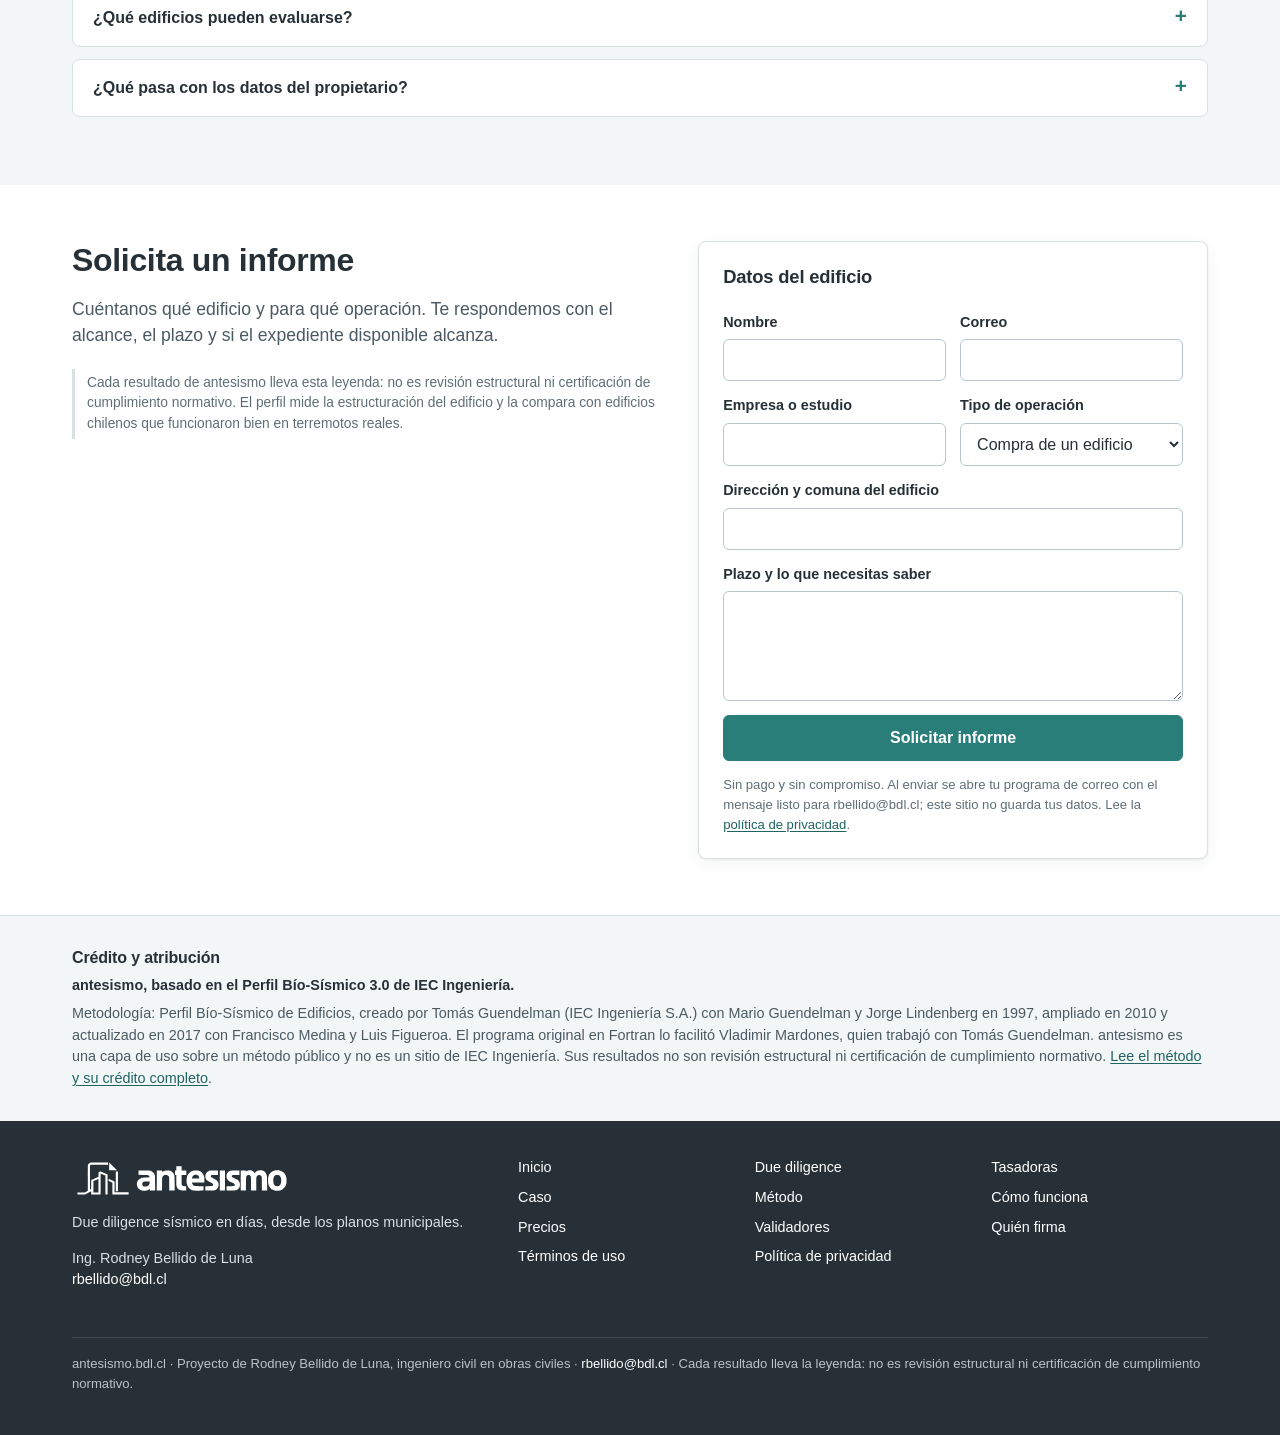
<file: due-diligence/index.html>
<!doctype html>
<html lang="es-CL">
<head>
<meta charset="utf-8">
<meta name="viewport" content="width=device-width, initial-scale=1">
<title>Due diligence sísmico de edificios desde los planos municipales | antesismo</title>
<meta name="description" content="Antes de comprar, sabe cuánto daño esperar en el próximo sismo. Informe firmado en días con los 21 indicadores del perfil bío-sísmico y daño esperado, desde el expediente municipal.">
<meta name="robots" content="noindex, nofollow, noarchive, nosnippet, noimageindex, noai, noimageai">
<meta name="googlebot" content="noindex, nofollow, noarchive, nosnippet, noimageindex, noai, noimageai">
<link rel="canonical" href="https://antesismo.bdl.cl/due-diligence/">
<meta name="theme-color" content="#263036">
<link rel="icon" href="/favicon.ico" sizes="16x16 24x24 32x32 48x48 64x64 128x128 256x256">
<link rel="icon" href="/favicon-48x48.png" type="image/png" sizes="48x48">
<link rel="icon" href="/favicon.svg" type="image/svg+xml" sizes="any">
<link rel="apple-touch-icon" href="/apple-touch-icon.png" sizes="180x180">
<link rel="mask-icon" href="/safari-pinned-tab.svg" color="#297e7a">
<link rel="manifest" href="/site.webmanifest">
<link rel="stylesheet" href="/assets/marca/antesismo.css">
<link rel="stylesheet" href="/assets/css/sitio.css?v=1.1.0">
<meta property="og:site_name" content="antesismo">
<meta property="og:type" content="website">
<meta property="og:locale" content="es_CL">
<meta property="og:url" content="https://antesismo.bdl.cl/due-diligence/">
<meta property="og:title" content="Due diligence sísmico de edificios desde los planos municipales | antesismo">
<meta property="og:description" content="Antes de comprar, sabe cuánto daño esperar en el próximo sismo. Informe firmado en días con los 21 indicadores del perfil bío-sísmico y daño esperado, desde el expediente municipal.">
<meta property="og:image" content="https://antesismo.bdl.cl/assets/social/antesismo_og_1200x630.png">
<meta property="og:image:width" content="1200">
<meta property="og:image:height" content="630">
<meta property="og:image:alt" content="antesismo, evaluación sísmica de edificios desde planos de recepción municipal">
<meta name="twitter:card" content="summary_large_image">
<script type="application/ld+json">{"@context": "https://schema.org", "@type": "Service", "name": "Due diligence sísmico de edificios", "description": "Informe firmado con perfil bío-sísmico y daño esperado, desde los planos municipales.", "url": "https://antesismo.bdl.cl/due-diligence/", "areaServed": {"@type": "Country", "name": "Chile"}, "provider": {"@type": "Organization", "name": "antesismo", "url": "https://antesismo.bdl.cl/"}}</script>
</head>
<body>
<a class="salto" href="#contenido">Saltar al contenido</a>
<div class="aviso-revision">Versión de revisión, oculta a buscadores y a rastreadores de IA; no es todavía el sitio público.</div>
<header class="encabezado">
<div class="contenedor">
<a class="marca-logo" href="/" aria-label="antesismo, inicio"><img src="/assets/marca/antesismo_isologo_horizontal_color.svg" alt="antesismo" width="240" height="46"></a>
<button class="nav-toggle" type="button" aria-expanded="false" aria-controls="nav-principal">
<svg width="18" height="18" viewBox="0 0 18 18" aria-hidden="true"><path d="M2 4h14M2 9h14M2 14h14" stroke="currentColor" stroke-width="2"/></svg>Menú</button>
<nav class="nav" id="nav-principal" aria-label="Principal">
<a href="/due-diligence/" aria-current="page">Due diligence</a>
<a href="/tasadoras/">Tasadoras</a>
<a href="/caso/">Caso</a>
<a href="/perfil-bio-sismico/">Método</a>
<a href="/parametros-sismicos/">Cómo funciona</a>
<a href="/precios/">Precios</a>
<a href="/validadores/">Validadores</a>
<a href="/quien-esta-detras/">Quién firma</a>
<a class="boton" href="/due-diligence/#solicitar">Solicitar informe</a>
</nav>
</div>
</header>
<main id="contenido">
<section class="heroe">
<div class="contenedor rejilla">
<div>
<span class="etiqueta">Abogados, fondos inmobiliarios y compradores de edificios</span>
<h1>Antes de comprar, sabe cuánto daño esperar en el próximo sismo</h1>
<p class="intro">El due diligence sísmico de un edificio, hecho con solo los planos del expediente municipal y sin acceso al modelo de cálculo del proyecto original. Recibes un informe de salud estructural con firma profesional, en días y a una fracción del costo de una revisión de consultora.</p>
<div class="botones"><a class="boton" href="#solicitar">Solicitar informe de due diligence</a><a class="boton-sec" href="/caso/">Ver un caso</a></div>
</div>
<div class="ilustracion"><svg viewBox="0 0 560 380" role="img" aria-labelledby="esc-t">
<title id="esc-t">Ilustración: edificios de muros sobre un registro sísmico, con la hoja del informe y su semáforo de indicadores</title>
<rect x="0" y="0" width="560" height="380" rx="16" fill="#f3f6f7"/>
<g fill="none" stroke="#d9e1e3" stroke-width="1">
<path d="M40 60h480M40 110h480M40 160h480M40 210h480M40 260h480"/></g>
<path d="M20 318h70l10-14 12 28 12-40 12 54 12-62 12 50 10-30 10 18 8-8h340" fill="none" stroke="#297e7a" stroke-width="4" stroke-linejoin="round" stroke-linecap="square"/>
<g fill="none" stroke="#263036" stroke-width="11" stroke-linejoin="miter" stroke-linecap="square">
<path d="M70 300V170l46-20v150"/><path d="M116 150l52 22v128" stroke="#297e7a"/><path d="M190 300V214l30 14v72" stroke="#297e7a"/>
<path d="M58 300h190"/></g>
<g fill="#263036" opacity=".9"><rect x="84" y="186" width="18" height="12"/><rect x="84" y="214" width="18" height="12"/><rect x="84" y="242" width="18" height="12"/><rect x="84" y="270" width="18" height="12"/></g>
<g transform="translate(300 52)">
<path d="M0 0h150l40 40v220H0z" fill="#fff" stroke="#263036" stroke-width="8" stroke-linejoin="round"/>
<path d="M150 0v40h40z" fill="#297e7a"/>
<g font-family="Inter, Arial, sans-serif" font-size="13" fill="#263036"><text x="20" y="34" font-weight="700">Informe</text><text x="20" y="52" fill="#5f6e75" font-size="11">21 indicadores, X e Y</text></g>
<g>
<rect x="20" y="68" width="150" height="10" rx="3" fill="#d3eadb"/><circle cx="74" cy="73" r="6" fill="#263036"/>
<rect x="20" y="90" width="150" height="10" rx="3" fill="#d3eadb"/><circle cx="58" cy="95" r="6" fill="#263036"/>
<rect x="20" y="112" width="150" height="10" rx="3" fill="#f6e5ae"/><circle cx="118" cy="117" r="6" fill="#263036"/>
<rect x="20" y="134" width="150" height="10" rx="3" fill="#d3eadb"/><circle cx="88" cy="139" r="6" fill="#263036"/>
<rect x="20" y="156" width="150" height="10" rx="3" fill="#f4cbc4"/><circle cx="146" cy="161" r="6" fill="#263036"/>
</g>
<path d="M20 214c10-12 18-12 22 0s14 8 22-4" fill="none" stroke="#263036" stroke-width="3" stroke-linecap="round"/>
<path d="M20 232h110" stroke="#d9e1e3" stroke-width="3"/>
<text x="20" y="250" font-family="Inter, Arial, sans-serif" font-size="11" fill="#5f6e75">Firma del ingeniero civil</text>
</g>
</svg></div>
</div>
</section>

<section class="seccion">
<div class="contenedor dos-col">
<div>
<h2>Qué recibes</h2>
<ul class="lista-check">
<li>Los 21 indicadores del perfil bío-sísmico con semáforo, comparados con 4.105 edificios chilenos.</li>
<li>Controles globales de la NCh433 separados del detallamiento de obra nueva, que no es retroactivo.</li>
<li>Daño esperado para el próximo terremoto: estructural, secundario y contenidos. Es referencia y su calibración está en curso.</li>
<li>Plantas, modelo 3D y formas modales del edificio, para que veas lo que se calculó.</li>
<li>Firma del Ing. Rodney Bellido de Luna, ingeniero civil en obras civiles.</li>
<li>Informe en Word y PDF, con el crédito a los creadores del método.</li>
</ul>
</div>
<div class="panel">
<h3 class="mt-0">Flujo del servicio</h3>
<ol class="linea">
<li><span class="dia">Día 0</span><p>Envías el expediente municipal, o lo pedimos por transparencia con tu mandato.</p></li>
<li><span class="dia">Día 1 a 3</span><p>Transcripción asistida de muros por piso. Te mostramos el inventario para validar.</p></li>
<li><span class="dia">Día 3</span><p>Cálculo: modelo de piso rígido, 21 indicadores, controles de norma y factores de daño de referencia.</p></li>
<li><span class="dia">Día 4 a 7</span><p>Revisión y firma del ingeniero, informe final con daño esperado y reunión de lectura de 30 minutos.</p></li>
</ol>
<p class="pequeño mb-0" style="margin-top:12px">Precio por edificio y operación: <a href="mailto:rbellido@bdl.cl?subject=Cotización%20informe%20de%20due%20diligence">Enviar email por cotizar</a>.</p>
</div>
</div>
</section>

<section class="seccion suave">
<div class="contenedor">
<div class="seccion-cabeza"><h2>Preguntas que nos hacen</h2></div>
<div class="preguntas">
<details open><summary>¿Quién firma?</summary><div><p>El Ing. Rodney Bellido de Luna, ingeniero civil en obras civiles de la Universidad Central de Chile. Revisa el inventario de muros y el resultado, y firma el informe bajo su responsabilidad profesional. <a href="/quien-esta-detras/">Conoce quién está detrás de antesismo</a>.</p></div></details>
<details><summary>¿Es un certificado de cumplimiento?</summary><div><p>No. Es un informe de salud estructural. Un edificio de 1963 puede cumplir con holgura los controles globales y no cumplir el detallamiento exigido hoy a la obra nueva, y el informe lo dice así. La norma no es retroactiva y el perfil mide la estructuración, no el cumplimiento.</p></div></details>
<details><summary>¿Necesito el modelo de cálculo del proyecto?</summary><div><p>No. Basta el expediente municipal, que es público. Si tienes el modelo de cálculo, el trabajo es más rápido.</p></div></details>
<details><summary>¿Qué edificios pueden evaluarse?</summary><div><p>Los rangos del perfil están calibrados con edificios chilenos de hormigón armado, en especial los estructurados con muros. Para otras tipologías, cuéntanos el caso antes de reservar.</p></div></details>
<details><summary>¿Qué pasa con los datos del propietario?</summary><div><p>El perfil es del edificio, no de la persona. No cruzamos rol ni póliza, y los planos y documentos se borran dentro de 90 días desde la entrega del informe, salvo que pidas por escrito conservar el proyecto.</p></div></details>
</div>
</div>
</section>

<section class="seccion" id="solicitar">
<div class="contenedor dos-col">
<div>
<h2>Solicita un informe</h2>
<p class="intro">Cuéntanos qué edificio y para qué operación. Te respondemos con el alcance, el plazo y si el expediente disponible alcanza.</p>
<p class="leyenda">Cada resultado de antesismo lleva esta leyenda: no es revisión estructural ni certificación de cumplimiento normativo. El perfil mide la estructuración del edificio y la compara con edificios chilenos que funcionaron bien en terremotos reales.</p>
</div>
<form class="formulario panel-blanco" id="informe-form" data-correo="rbellido@bdl.cl" data-asunto="Datos del edificio" aria-labelledby="informe-t" novalidate>
<h3 id="informe-t" class="mt-0">Datos del edificio</h3>
<div class="doble"><label>Nombre<input type="text" name="nombre" autocomplete="name" required></label><label>Correo<input type="email" name="correo" autocomplete="email" required></label></div><div class="doble"><label>Empresa o estudio<input type="text" name="empresa" autocomplete="organization"></label><label>Tipo de operación<select name="operacion"><option>Compra de un edificio</option><option>Due diligence de cartera</option><option>Financiamiento o garantía</option><option>Otra</option></select></label></div><label>Dirección y comuna del edificio<input type="text" name="direccion" required></label><label>Plazo y lo que necesitas saber<textarea name="mensaje" ></textarea></label>
<button class="boton" type="submit">Solicitar informe</button>
<p class="nota mb-0">Sin pago y sin compromiso. Al enviar se abre tu programa de correo con el mensaje listo para rbellido@bdl.cl; este sitio no guarda tus datos. Lee la <a href="/legal/#privacidad">política de privacidad</a>.</p>
<div class="form-estado" role="status" tabindex="-1"></div>
</form>
</div>
</section>
</main>
<section class="credito" aria-labelledby="credito-t">
<div class="contenedor">
<h2 id="credito-t">Crédito y atribución</h2>
<p class="descriptor">antesismo, basado en el Perfil Bío-Sísmico 3.0 de IEC Ingeniería.</p>
<p class="mb-0">Metodología: Perfil Bío-Sísmico de Edificios, creado por Tomás Guendelman (IEC Ingeniería S.A.) con Mario Guendelman y Jorge Lindenberg en 1997, ampliado en 2010 y actualizado en 2017 con Francisco Medina y Luis Figueroa. El programa original en Fortran lo facilitó Vladimir Mardones, quien trabajó con Tomás Guendelman. antesismo es una capa de uso sobre un método público y no es un sitio de IEC Ingeniería. Sus resultados no son revisión estructural ni certificación de cumplimiento normativo. <a href="/perfil-bio-sismico/">Lee el método y su crédito completo</a>.</p>
</div>
</section>
<footer class="pie">
<div class="contenedor">
<div>
<img src="/assets/marca/antesismo_isologo_horizontal_blanco.svg" alt="antesismo" width="220" height="42">
<p>Due diligence sísmico en días, desde los planos municipales.</p>
<p>Ing. Rodney Bellido de Luna<br><a href="mailto:rbellido@bdl.cl">rbellido@bdl.cl</a></p>
</div>
<nav aria-label="Pie de página">
<a href="/">Inicio</a>
<a href="/due-diligence/">Due diligence</a>
<a href="/tasadoras/">Tasadoras</a>
<a href="/caso/">Caso</a>
<a href="/perfil-bio-sismico/">Método</a>
<a href="/parametros-sismicos/">Cómo funciona</a>
<a href="/precios/">Precios</a>
<a href="/validadores/">Validadores</a>
<a href="/quien-esta-detras/">Quién firma</a>
<a href="/legal/#terminos">Términos de uso</a>
<a href="/legal/#privacidad">Política de privacidad</a>
</nav>
<p class="final">antesismo.bdl.cl · Proyecto de Rodney Bellido de Luna, ingeniero civil en obras civiles · <a href="mailto:rbellido@bdl.cl">rbellido@bdl.cl</a> · Cada resultado lleva la leyenda: no es revisión estructural ni certificación de cumplimiento normativo.</p>
</div>
</footer>
<script src="/assets/js/sitio.js?v=1.1.0"></script>
</body>
</html>
</file>
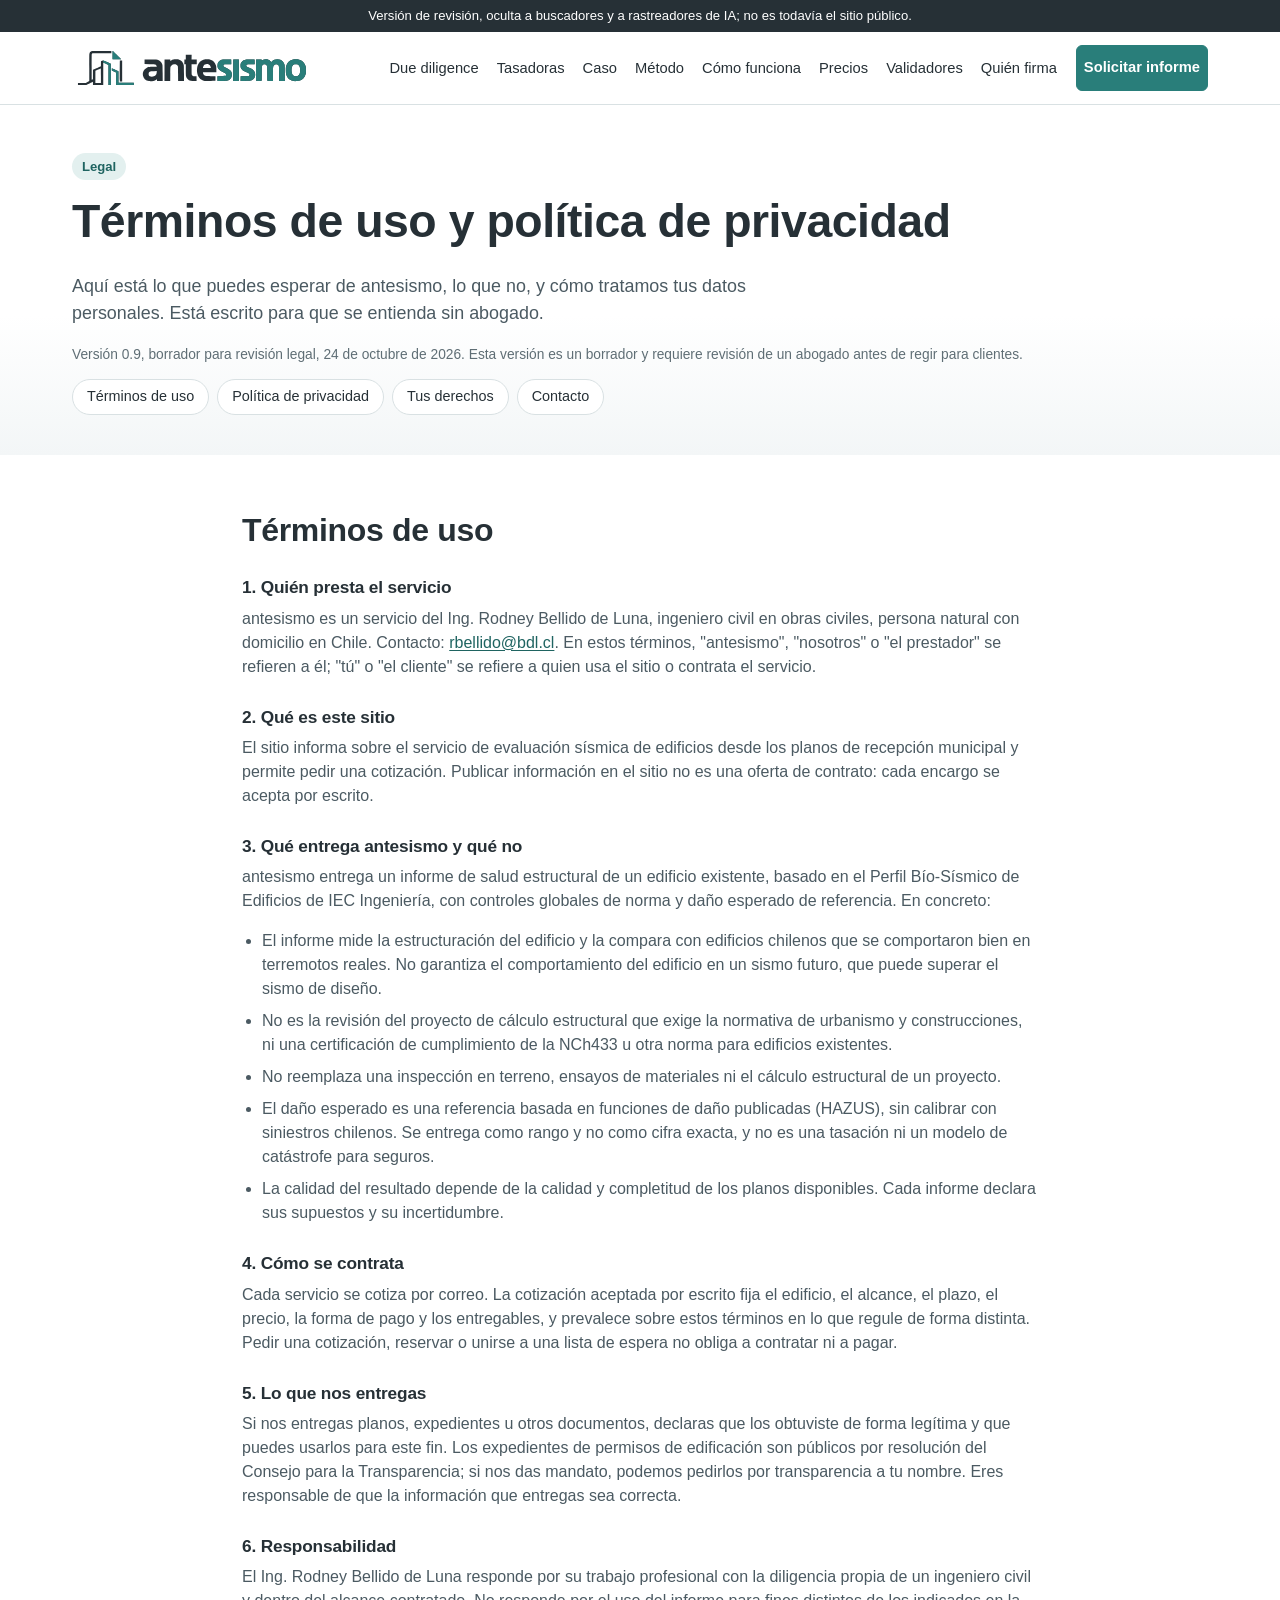
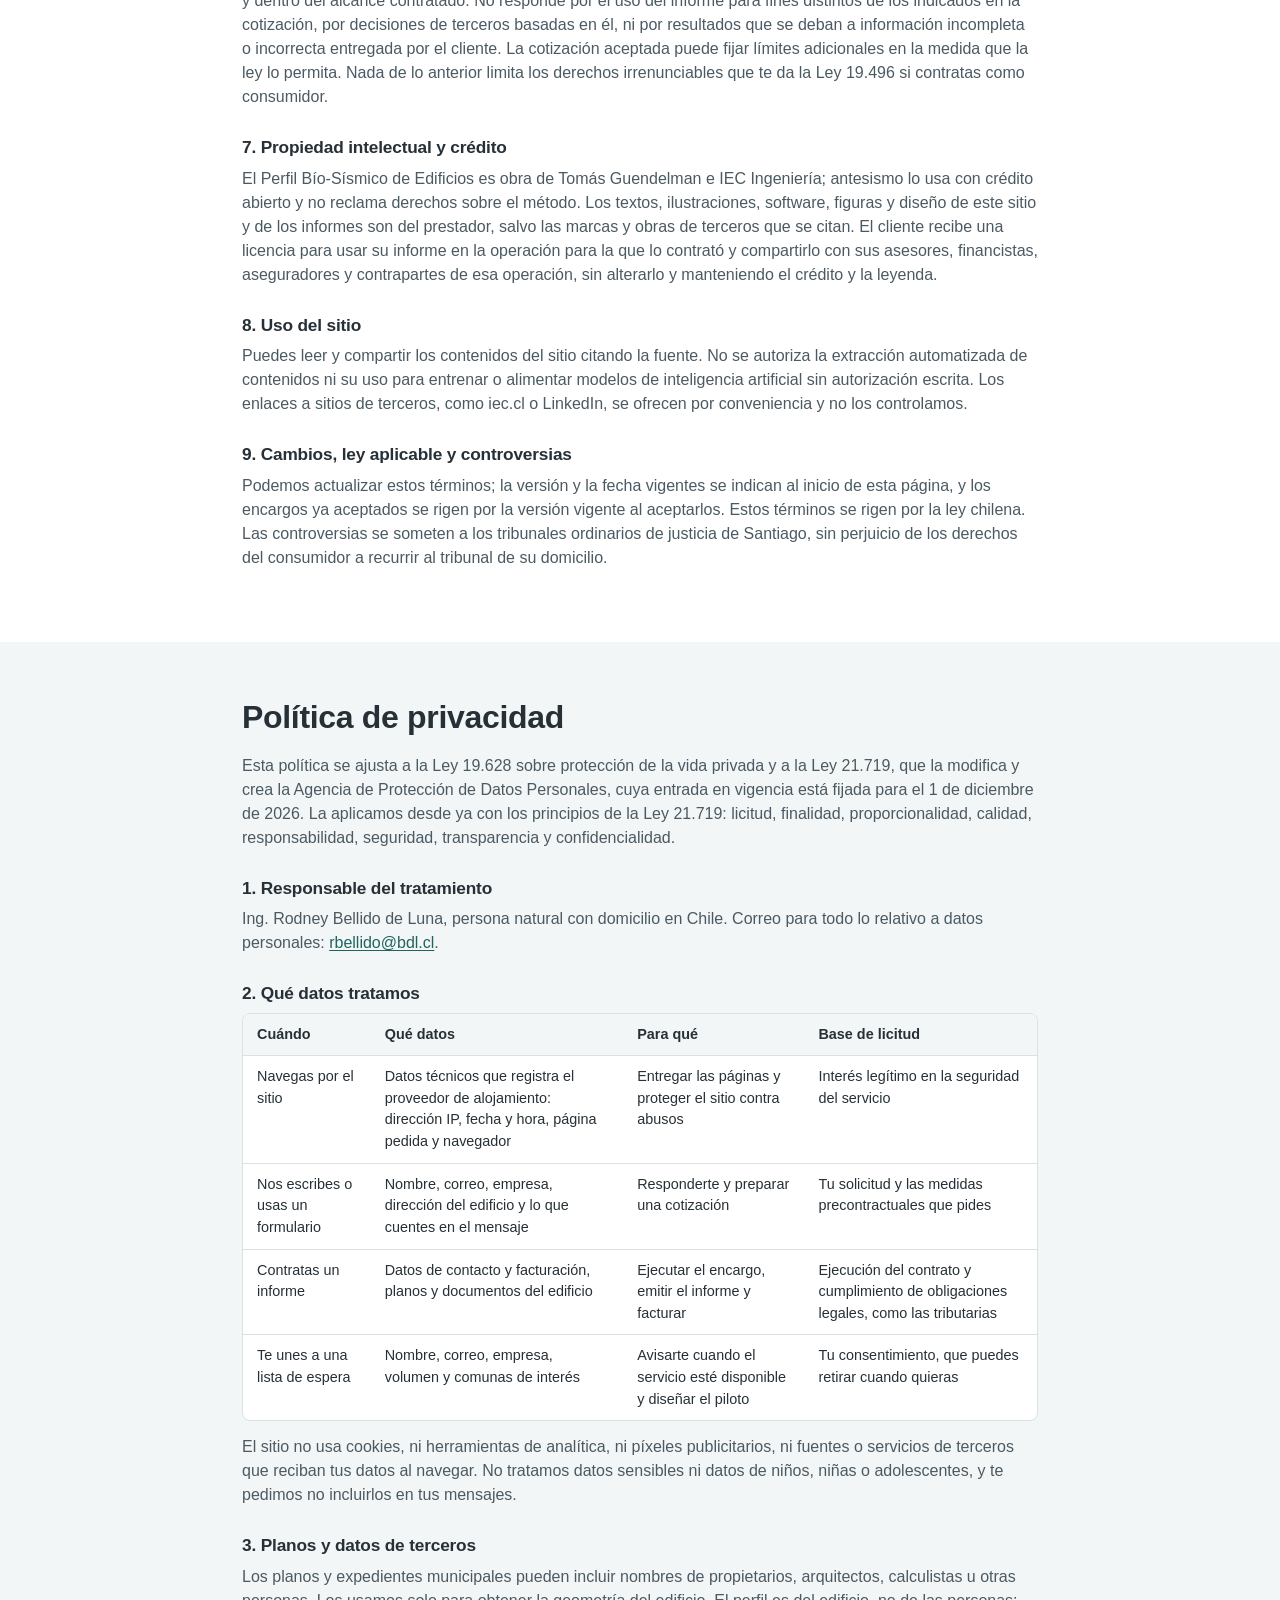
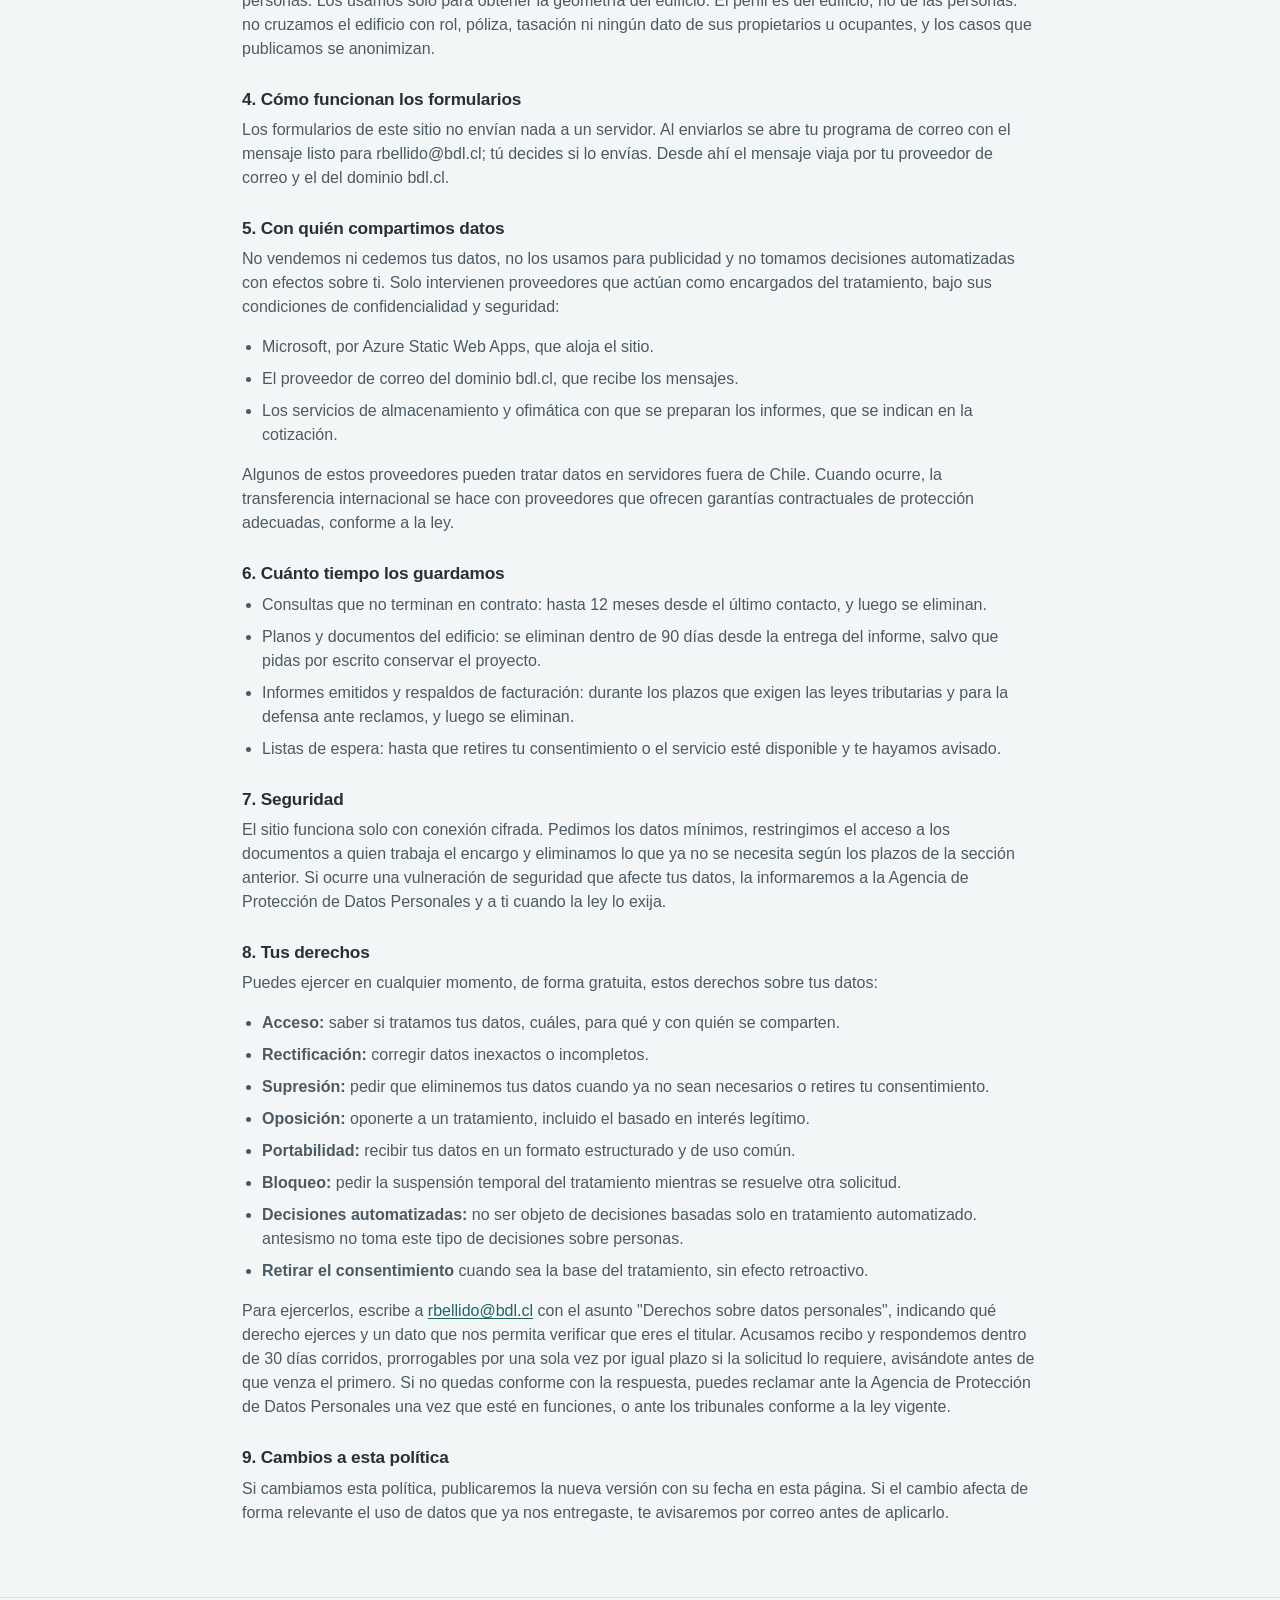
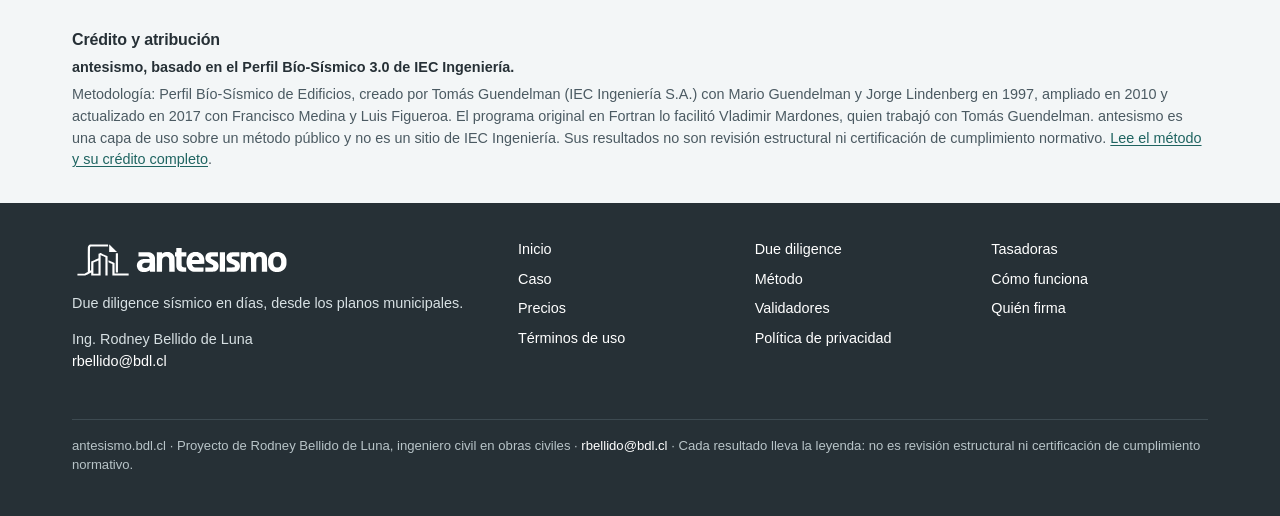
<file: legal/index.html>
<!doctype html>
<html lang="es-CL">
<head>
<meta charset="utf-8">
<meta name="viewport" content="width=device-width, initial-scale=1">
<title>Términos de uso y política de privacidad | antesismo</title>
<meta name="description" content="Términos de uso de antesismo y política de privacidad conforme a la Ley 19.628 y la Ley 21.719 de protección de datos personales de Chile.">
<meta name="robots" content="noindex, nofollow, noarchive, nosnippet, noimageindex, noai, noimageai">
<meta name="googlebot" content="noindex, nofollow, noarchive, nosnippet, noimageindex, noai, noimageai">
<link rel="canonical" href="https://antesismo.bdl.cl/legal/">
<meta name="theme-color" content="#263036">
<link rel="icon" href="/favicon.ico" sizes="16x16 24x24 32x32 48x48 64x64 128x128 256x256">
<link rel="icon" href="/favicon-48x48.png" type="image/png" sizes="48x48">
<link rel="icon" href="/favicon.svg" type="image/svg+xml" sizes="any">
<link rel="apple-touch-icon" href="/apple-touch-icon.png" sizes="180x180">
<link rel="mask-icon" href="/safari-pinned-tab.svg" color="#297e7a">
<link rel="manifest" href="/site.webmanifest">
<link rel="stylesheet" href="/assets/marca/antesismo.css">
<link rel="stylesheet" href="/assets/css/sitio.css?v=1.1.0">
<meta property="og:site_name" content="antesismo">
<meta property="og:type" content="website">
<meta property="og:locale" content="es_CL">
<meta property="og:url" content="https://antesismo.bdl.cl/legal/">
<meta property="og:title" content="Términos de uso y política de privacidad | antesismo">
<meta property="og:description" content="Términos de uso de antesismo y política de privacidad conforme a la Ley 19.628 y la Ley 21.719 de protección de datos personales de Chile.">
<meta property="og:image" content="https://antesismo.bdl.cl/assets/social/antesismo_og_1200x630.png">
<meta property="og:image:width" content="1200">
<meta property="og:image:height" content="630">
<meta property="og:image:alt" content="antesismo, evaluación sísmica de edificios desde planos de recepción municipal">
<meta name="twitter:card" content="summary_large_image">
<script type="application/ld+json">{"@context": "https://schema.org", "@type": "Article", "headline": "Términos de uso y política de privacidad", "description": "Términos de uso y política de privacidad de antesismo.", "inLanguage": "es-CL", "url": "https://antesismo.bdl.cl/legal/", "dateModified": "2026-10-24", "author": {"@type": "Person", "name": "Rodney Bellido de Luna"}, "publisher": {"@type": "Organization", "name": "antesismo"}}</script>
</head>
<body>
<a class="salto" href="#contenido">Saltar al contenido</a>
<div class="aviso-revision">Versión de revisión, oculta a buscadores y a rastreadores de IA; no es todavía el sitio público.</div>
<header class="encabezado">
<div class="contenedor">
<a class="marca-logo" href="/" aria-label="antesismo, inicio"><img src="/assets/marca/antesismo_isologo_horizontal_color.svg" alt="antesismo" width="240" height="46"></a>
<button class="nav-toggle" type="button" aria-expanded="false" aria-controls="nav-principal">
<svg width="18" height="18" viewBox="0 0 18 18" aria-hidden="true"><path d="M2 4h14M2 9h14M2 14h14" stroke="currentColor" stroke-width="2"/></svg>Menú</button>
<nav class="nav" id="nav-principal" aria-label="Principal">
<a href="/due-diligence/">Due diligence</a>
<a href="/tasadoras/">Tasadoras</a>
<a href="/caso/">Caso</a>
<a href="/perfil-bio-sismico/">Método</a>
<a href="/parametros-sismicos/">Cómo funciona</a>
<a href="/precios/">Precios</a>
<a href="/validadores/">Validadores</a>
<a href="/quien-esta-detras/">Quién firma</a>
<a class="boton" href="/due-diligence/#solicitar">Solicitar informe</a>
</nav>
</div>
</header>
<main id="contenido">
<section class="heroe">
<div class="contenedor">
<span class="etiqueta">Legal</span>
<h1>Términos de uso y política de privacidad</h1>
<p class="intro">Aquí está lo que puedes esperar de antesismo, lo que no, y cómo tratamos tus datos personales. Está escrito para que se entienda sin abogado.</p>
<p class="pequeño">Versión 0.9, borrador para revisión legal, 24 de octubre de 2026. Esta versión es un borrador y requiere revisión de un abogado antes de regir para clientes.</p>
<nav class="indice" aria-label="Contenido de la página">
<a href="#terminos">Términos de uso</a><a href="#privacidad">Política de privacidad</a><a href="#derechos">Tus derechos</a><a href="#contacto-legal">Contacto</a>
</nav>
</div>
</section>

<section class="seccion" id="terminos">
<div class="contenedor documento">
<h2>Términos de uso</h2>

<h3>1. Quién presta el servicio</h3>
<p>antesismo es un servicio del Ing. Rodney Bellido de Luna, ingeniero civil en obras civiles, persona natural con domicilio en Chile. Contacto: <a href="mailto:rbellido@bdl.cl">rbellido@bdl.cl</a>. En estos términos, "antesismo", "nosotros" o "el prestador" se refieren a él; "tú" o "el cliente" se refiere a quien usa el sitio o contrata el servicio.</p>

<h3>2. Qué es este sitio</h3>
<p>El sitio informa sobre el servicio de evaluación sísmica de edificios desde los planos de recepción municipal y permite pedir una cotización. Publicar información en el sitio no es una oferta de contrato: cada encargo se acepta por escrito.</p>

<h3>3. Qué entrega antesismo y qué no</h3>
<p>antesismo entrega un informe de salud estructural de un edificio existente, basado en el Perfil Bío-Sísmico de Edificios de IEC Ingeniería, con controles globales de norma y daño esperado de referencia. En concreto:</p>
<ul>
<li>El informe mide la estructuración del edificio y la compara con edificios chilenos que se comportaron bien en terremotos reales. No garantiza el comportamiento del edificio en un sismo futuro, que puede superar el sismo de diseño.</li>
<li>No es la revisión del proyecto de cálculo estructural que exige la normativa de urbanismo y construcciones, ni una certificación de cumplimiento de la NCh433 u otra norma para edificios existentes.</li>
<li>No reemplaza una inspección en terreno, ensayos de materiales ni el cálculo estructural de un proyecto.</li>
<li>El daño esperado es una referencia basada en funciones de daño publicadas (HAZUS), sin calibrar con siniestros chilenos. Se entrega como rango y no como cifra exacta, y no es una tasación ni un modelo de catástrofe para seguros.</li>
<li>La calidad del resultado depende de la calidad y completitud de los planos disponibles. Cada informe declara sus supuestos y su incertidumbre.</li>
</ul>

<h3>4. Cómo se contrata</h3>
<p>Cada servicio se cotiza por correo. La cotización aceptada por escrito fija el edificio, el alcance, el plazo, el precio, la forma de pago y los entregables, y prevalece sobre estos términos en lo que regule de forma distinta. Pedir una cotización, reservar o unirse a una lista de espera no obliga a contratar ni a pagar.</p>

<h3>5. Lo que nos entregas</h3>
<p>Si nos entregas planos, expedientes u otros documentos, declaras que los obtuviste de forma legítima y que puedes usarlos para este fin. Los expedientes de permisos de edificación son públicos por resolución del Consejo para la Transparencia; si nos das mandato, podemos pedirlos por transparencia a tu nombre. Eres responsable de que la información que entregas sea correcta.</p>

<h3>6. Responsabilidad</h3>
<p>El Ing. Rodney Bellido de Luna responde por su trabajo profesional con la diligencia propia de un ingeniero civil y dentro del alcance contratado. No responde por el uso del informe para fines distintos de los indicados en la cotización, por decisiones de terceros basadas en él, ni por resultados que se deban a información incompleta o incorrecta entregada por el cliente. La cotización aceptada puede fijar límites adicionales en la medida que la ley lo permita. Nada de lo anterior limita los derechos irrenunciables que te da la Ley 19.496 si contratas como consumidor.</p>

<h3>7. Propiedad intelectual y crédito</h3>
<p>El Perfil Bío-Sísmico de Edificios es obra de Tomás Guendelman e IEC Ingeniería; antesismo lo usa con crédito abierto y no reclama derechos sobre el método. Los textos, ilustraciones, software, figuras y diseño de este sitio y de los informes son del prestador, salvo las marcas y obras de terceros que se citan. El cliente recibe una licencia para usar su informe en la operación para la que lo contrató y compartirlo con sus asesores, financistas, aseguradores y contrapartes de esa operación, sin alterarlo y manteniendo el crédito y la leyenda.</p>

<h3>8. Uso del sitio</h3>
<p>Puedes leer y compartir los contenidos del sitio citando la fuente. No se autoriza la extracción automatizada de contenidos ni su uso para entrenar o alimentar modelos de inteligencia artificial sin autorización escrita. Los enlaces a sitios de terceros, como iec.cl o LinkedIn, se ofrecen por conveniencia y no los controlamos.</p>

<h3>9. Cambios, ley aplicable y controversias</h3>
<p>Podemos actualizar estos términos; la versión y la fecha vigentes se indican al inicio de esta página, y los encargos ya aceptados se rigen por la versión vigente al aceptarlos. Estos términos se rigen por la ley chilena. Las controversias se someten a los tribunales ordinarios de justicia de Santiago, sin perjuicio de los derechos del consumidor a recurrir al tribunal de su domicilio.</p>
</div>
</section>

<section class="seccion suave" id="privacidad">
<div class="contenedor documento">
<h2>Política de privacidad</h2>
<p>Esta política se ajusta a la Ley 19.628 sobre protección de la vida privada y a la Ley 21.719, que la modifica y crea la Agencia de Protección de Datos Personales, cuya entrada en vigencia está fijada para el 1 de diciembre de 2026. La aplicamos desde ya con los principios de la Ley 21.719: licitud, finalidad, proporcionalidad, calidad, responsabilidad, seguridad, transparencia y confidencialidad.</p>

<h3>1. Responsable del tratamiento</h3>
<p>Ing. Rodney Bellido de Luna, persona natural con domicilio en Chile. Correo para todo lo relativo a datos personales: <a href="mailto:rbellido@bdl.cl?subject=Datos%20personales">rbellido@bdl.cl</a>.</p>

<h3>2. Qué datos tratamos</h3>
<div class="tabla-envoltura"><table>
<thead><tr><th>Cuándo</th><th>Qué datos</th><th>Para qué</th><th>Base de licitud</th></tr></thead>
<tbody>
<tr><td>Navegas por el sitio</td><td>Datos técnicos que registra el proveedor de alojamiento: dirección IP, fecha y hora, página pedida y navegador</td><td>Entregar las páginas y proteger el sitio contra abusos</td><td>Interés legítimo en la seguridad del servicio</td></tr>
<tr><td>Nos escribes o usas un formulario</td><td>Nombre, correo, empresa, dirección del edificio y lo que cuentes en el mensaje</td><td>Responderte y preparar una cotización</td><td>Tu solicitud y las medidas precontractuales que pides</td></tr>
<tr><td>Contratas un informe</td><td>Datos de contacto y facturación, planos y documentos del edificio</td><td>Ejecutar el encargo, emitir el informe y facturar</td><td>Ejecución del contrato y cumplimiento de obligaciones legales, como las tributarias</td></tr>
<tr><td>Te unes a una lista de espera</td><td>Nombre, correo, empresa, volumen y comunas de interés</td><td>Avisarte cuando el servicio esté disponible y diseñar el piloto</td><td>Tu consentimiento, que puedes retirar cuando quieras</td></tr>
</tbody></table></div>
<p style="margin-top:14px">El sitio no usa cookies, ni herramientas de analítica, ni píxeles publicitarios, ni fuentes o servicios de terceros que reciban tus datos al navegar. No tratamos datos sensibles ni datos de niños, niñas o adolescentes, y te pedimos no incluirlos en tus mensajes.</p>

<h3>3. Planos y datos de terceros</h3>
<p>Los planos y expedientes municipales pueden incluir nombres de propietarios, arquitectos, calculistas u otras personas. Los usamos solo para obtener la geometría del edificio. El perfil es del edificio, no de las personas: no cruzamos el edificio con rol, póliza, tasación ni ningún dato de sus propietarios u ocupantes, y los casos que publicamos se anonimizan.</p>

<h3>4. Cómo funcionan los formularios</h3>
<p>Los formularios de este sitio no envían nada a un servidor. Al enviarlos se abre tu programa de correo con el mensaje listo para rbellido@bdl.cl; tú decides si lo envías. Desde ahí el mensaje viaja por tu proveedor de correo y el del dominio bdl.cl.</p>

<h3>5. Con quién compartimos datos</h3>
<p>No vendemos ni cedemos tus datos, no los usamos para publicidad y no tomamos decisiones automatizadas con efectos sobre ti. Solo intervienen proveedores que actúan como encargados del tratamiento, bajo sus condiciones de confidencialidad y seguridad:</p>
<ul>
<li>Microsoft, por Azure Static Web Apps, que aloja el sitio.</li>
<li>El proveedor de correo del dominio bdl.cl, que recibe los mensajes.</li>
<li>Los servicios de almacenamiento y ofimática con que se preparan los informes, que se indican en la cotización.</li>
</ul>
<p>Algunos de estos proveedores pueden tratar datos en servidores fuera de Chile. Cuando ocurre, la transferencia internacional se hace con proveedores que ofrecen garantías contractuales de protección adecuadas, conforme a la ley.</p>

<h3>6. Cuánto tiempo los guardamos</h3>
<ul>
<li>Consultas que no terminan en contrato: hasta 12 meses desde el último contacto, y luego se eliminan.</li>
<li>Planos y documentos del edificio: se eliminan dentro de 90 días desde la entrega del informe, salvo que pidas por escrito conservar el proyecto.</li>
<li>Informes emitidos y respaldos de facturación: durante los plazos que exigen las leyes tributarias y para la defensa ante reclamos, y luego se eliminan.</li>
<li>Listas de espera: hasta que retires tu consentimiento o el servicio esté disponible y te hayamos avisado.</li>
</ul>

<h3>7. Seguridad</h3>
<p>El sitio funciona solo con conexión cifrada. Pedimos los datos mínimos, restringimos el acceso a los documentos a quien trabaja el encargo y eliminamos lo que ya no se necesita según los plazos de la sección anterior. Si ocurre una vulneración de seguridad que afecte tus datos, la informaremos a la Agencia de Protección de Datos Personales y a ti cuando la ley lo exija.</p>

<h3 id="derechos">8. Tus derechos</h3>
<p>Puedes ejercer en cualquier momento, de forma gratuita, estos derechos sobre tus datos:</p>
<ul>
<li><strong>Acceso:</strong> saber si tratamos tus datos, cuáles, para qué y con quién se comparten.</li>
<li><strong>Rectificación:</strong> corregir datos inexactos o incompletos.</li>
<li><strong>Supresión:</strong> pedir que eliminemos tus datos cuando ya no sean necesarios o retires tu consentimiento.</li>
<li><strong>Oposición:</strong> oponerte a un tratamiento, incluido el basado en interés legítimo.</li>
<li><strong>Portabilidad:</strong> recibir tus datos en un formato estructurado y de uso común.</li>
<li><strong>Bloqueo:</strong> pedir la suspensión temporal del tratamiento mientras se resuelve otra solicitud.</li>
<li><strong>Decisiones automatizadas:</strong> no ser objeto de decisiones basadas solo en tratamiento automatizado. antesismo no toma este tipo de decisiones sobre personas.</li>
<li><strong>Retirar el consentimiento</strong> cuando sea la base del tratamiento, sin efecto retroactivo.</li>
</ul>
<p id="contacto-legal">Para ejercerlos, escribe a <a href="mailto:rbellido@bdl.cl?subject=Derechos%20sobre%20datos%20personales">rbellido@bdl.cl</a> con el asunto "Derechos sobre datos personales", indicando qué derecho ejerces y un dato que nos permita verificar que eres el titular. Acusamos recibo y respondemos dentro de 30 días corridos, prorrogables por una sola vez por igual plazo si la solicitud lo requiere, avisándote antes de que venza el primero. Si no quedas conforme con la respuesta, puedes reclamar ante la Agencia de Protección de Datos Personales una vez que esté en funciones, o ante los tribunales conforme a la ley vigente.</p>

<h3>9. Cambios a esta política</h3>
<p>Si cambiamos esta política, publicaremos la nueva versión con su fecha en esta página. Si el cambio afecta de forma relevante el uso de datos que ya nos entregaste, te avisaremos por correo antes de aplicarlo.</p>
</div>
</section>
</main>
<section class="credito" aria-labelledby="credito-t">
<div class="contenedor">
<h2 id="credito-t">Crédito y atribución</h2>
<p class="descriptor">antesismo, basado en el Perfil Bío-Sísmico 3.0 de IEC Ingeniería.</p>
<p class="mb-0">Metodología: Perfil Bío-Sísmico de Edificios, creado por Tomás Guendelman (IEC Ingeniería S.A.) con Mario Guendelman y Jorge Lindenberg en 1997, ampliado en 2010 y actualizado en 2017 con Francisco Medina y Luis Figueroa. El programa original en Fortran lo facilitó Vladimir Mardones, quien trabajó con Tomás Guendelman. antesismo es una capa de uso sobre un método público y no es un sitio de IEC Ingeniería. Sus resultados no son revisión estructural ni certificación de cumplimiento normativo. <a href="/perfil-bio-sismico/">Lee el método y su crédito completo</a>.</p>
</div>
</section>
<footer class="pie">
<div class="contenedor">
<div>
<img src="/assets/marca/antesismo_isologo_horizontal_blanco.svg" alt="antesismo" width="220" height="42">
<p>Due diligence sísmico en días, desde los planos municipales.</p>
<p>Ing. Rodney Bellido de Luna<br><a href="mailto:rbellido@bdl.cl">rbellido@bdl.cl</a></p>
</div>
<nav aria-label="Pie de página">
<a href="/">Inicio</a>
<a href="/due-diligence/">Due diligence</a>
<a href="/tasadoras/">Tasadoras</a>
<a href="/caso/">Caso</a>
<a href="/perfil-bio-sismico/">Método</a>
<a href="/parametros-sismicos/">Cómo funciona</a>
<a href="/precios/">Precios</a>
<a href="/validadores/">Validadores</a>
<a href="/quien-esta-detras/">Quién firma</a>
<a href="/legal/#terminos">Términos de uso</a>
<a href="/legal/#privacidad">Política de privacidad</a>
</nav>
<p class="final">antesismo.bdl.cl · Proyecto de Rodney Bellido de Luna, ingeniero civil en obras civiles · <a href="mailto:rbellido@bdl.cl">rbellido@bdl.cl</a> · Cada resultado lleva la leyenda: no es revisión estructural ni certificación de cumplimiento normativo.</p>
</div>
</footer>
<script src="/assets/js/sitio.js?v=1.1.0"></script>
</body>
</html>
</file>
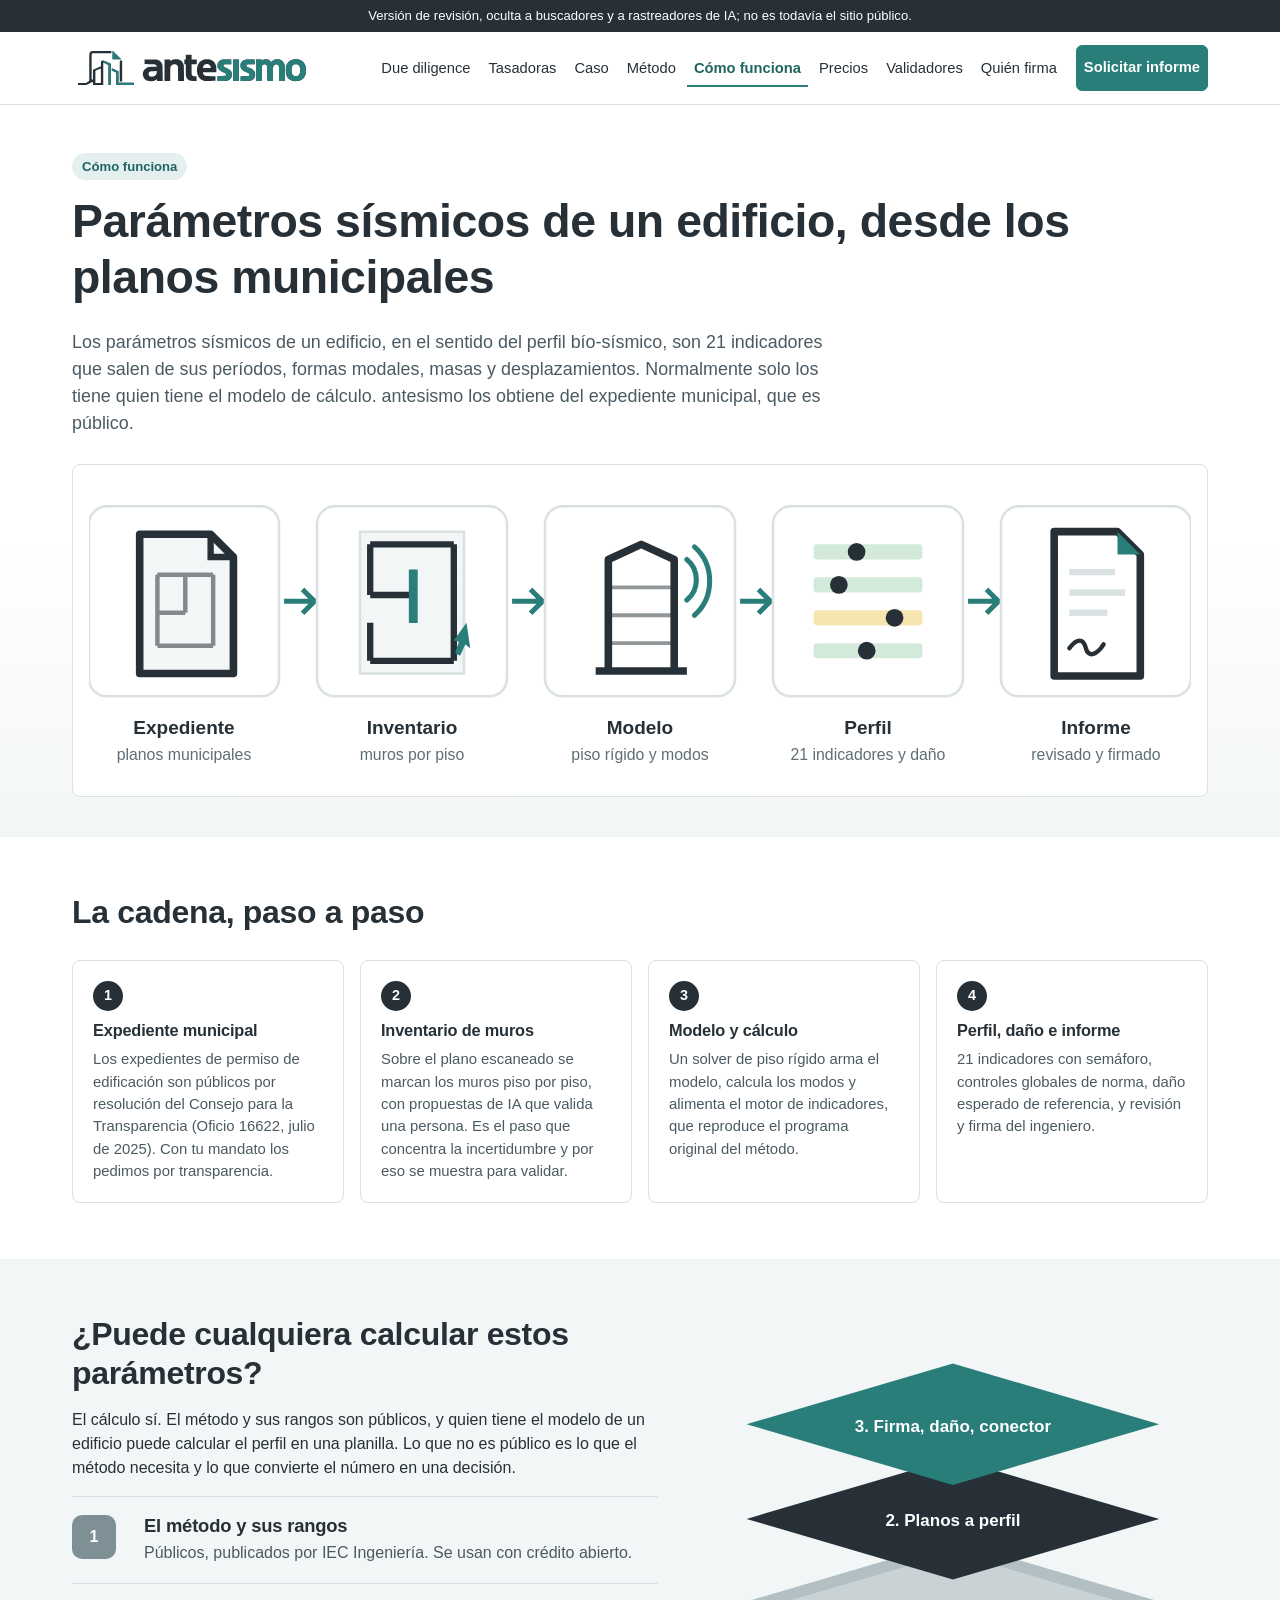
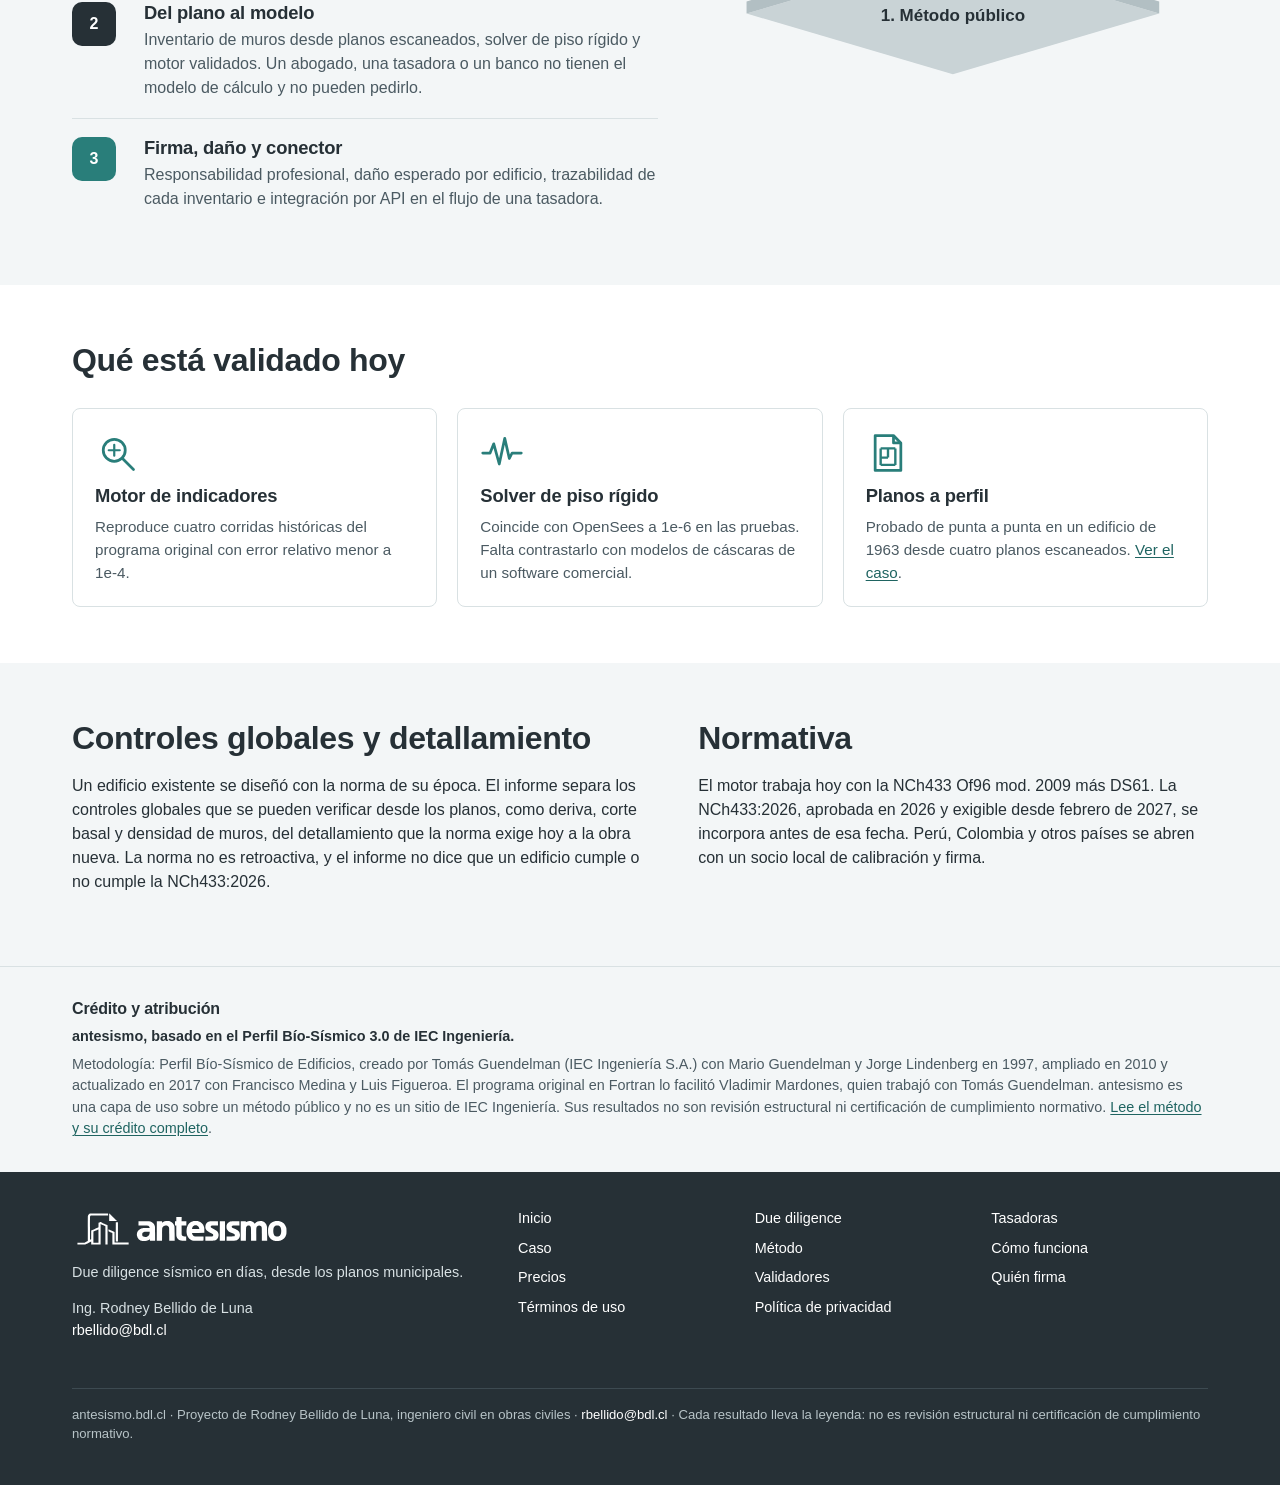
<file: parametros-sismicos/index.html>
<!doctype html>
<html lang="es-CL">
<head>
<meta charset="utf-8">
<meta name="viewport" content="width=device-width, initial-scale=1">
<title>Parámetros sísmicos de un edificio, desde los planos municipales | antesismo</title>
<meta name="description" content="Cómo se obtienen los parámetros sísmicos de un edificio sin su modelo de cálculo: del expediente municipal al inventario de muros, el modelo de piso rígido, los 21 indicadores del perfil bío-sísmico y el informe firmado.">
<meta name="robots" content="noindex, nofollow, noarchive, nosnippet, noimageindex, noai, noimageai">
<meta name="googlebot" content="noindex, nofollow, noarchive, nosnippet, noimageindex, noai, noimageai">
<link rel="canonical" href="https://antesismo.bdl.cl/parametros-sismicos/">
<meta name="theme-color" content="#263036">
<link rel="icon" href="/favicon.ico" sizes="16x16 24x24 32x32 48x48 64x64 128x128 256x256">
<link rel="icon" href="/favicon-48x48.png" type="image/png" sizes="48x48">
<link rel="icon" href="/favicon.svg" type="image/svg+xml" sizes="any">
<link rel="apple-touch-icon" href="/apple-touch-icon.png" sizes="180x180">
<link rel="mask-icon" href="/safari-pinned-tab.svg" color="#297e7a">
<link rel="manifest" href="/site.webmanifest">
<link rel="stylesheet" href="/assets/marca/antesismo.css">
<link rel="stylesheet" href="/assets/css/sitio.css?v=1.1.0">
<meta property="og:site_name" content="antesismo">
<meta property="og:type" content="website">
<meta property="og:locale" content="es_CL">
<meta property="og:url" content="https://antesismo.bdl.cl/parametros-sismicos/">
<meta property="og:title" content="Parámetros sísmicos de un edificio, desde los planos municipales | antesismo">
<meta property="og:description" content="Cómo se obtienen los parámetros sísmicos de un edificio sin su modelo de cálculo: del expediente municipal al inventario de muros, el modelo de piso rígido, los 21 indicadores del perfil bío-sísmico y el informe firmado.">
<meta property="og:image" content="https://antesismo.bdl.cl/assets/social/antesismo_og_1200x630.png">
<meta property="og:image:width" content="1200">
<meta property="og:image:height" content="630">
<meta property="og:image:alt" content="antesismo, evaluación sísmica de edificios desde planos de recepción municipal">
<meta name="twitter:card" content="summary_large_image">
<script type="application/ld+json">{"@context": "https://schema.org", "@type": "Article", "headline": "Parámetros sísmicos de un edificio, desde los planos municipales", "description": "La cadena del expediente municipal al perfil bío-sísmico y el daño esperado.", "inLanguage": "es-CL", "url": "https://antesismo.bdl.cl/parametros-sismicos/", "dateModified": "2026-10-24", "author": {"@type": "Person", "name": "Rodney Bellido de Luna"}, "publisher": {"@type": "Organization", "name": "antesismo"}}</script>
</head>
<body>
<a class="salto" href="#contenido">Saltar al contenido</a>
<div class="aviso-revision">Versión de revisión, oculta a buscadores y a rastreadores de IA; no es todavía el sitio público.</div>
<header class="encabezado">
<div class="contenedor">
<a class="marca-logo" href="/" aria-label="antesismo, inicio"><img src="/assets/marca/antesismo_isologo_horizontal_color.svg" alt="antesismo" width="240" height="46"></a>
<button class="nav-toggle" type="button" aria-expanded="false" aria-controls="nav-principal">
<svg width="18" height="18" viewBox="0 0 18 18" aria-hidden="true"><path d="M2 4h14M2 9h14M2 14h14" stroke="currentColor" stroke-width="2"/></svg>Menú</button>
<nav class="nav" id="nav-principal" aria-label="Principal">
<a href="/due-diligence/">Due diligence</a>
<a href="/tasadoras/">Tasadoras</a>
<a href="/caso/">Caso</a>
<a href="/perfil-bio-sismico/">Método</a>
<a href="/parametros-sismicos/" aria-current="page">Cómo funciona</a>
<a href="/precios/">Precios</a>
<a href="/validadores/">Validadores</a>
<a href="/quien-esta-detras/">Quién firma</a>
<a class="boton" href="/due-diligence/#solicitar">Solicitar informe</a>
</nav>
</div>
</header>
<main id="contenido">
<section class="heroe">
<div class="contenedor">
<span class="etiqueta">Cómo funciona</span>
<h1>Parámetros sísmicos de un edificio, desde los planos municipales</h1>
<p class="intro">Los parámetros sísmicos de un edificio, en el sentido del perfil bío-sísmico, son 21 indicadores que salen de sus períodos, formas modales, masas y desplazamientos. Normalmente solo los tiene quien tiene el modelo de cálculo. antesismo los obtiene del expediente municipal, que es público.</p>
<div class="figura" style="margin-top:28px"><svg viewBox="0 0 870 236" role="img" aria-labelledby="cad-t">
<title id="cad-t">Cadena de trabajo: expediente municipal, inventario de muros, modelo de piso rígido, perfil de 21 indicadores e informe firmado</title>
<g transform="translate(0 0)">
<rect x="0" y="20" width="150" height="150" rx="14" fill="#fff" stroke="#d9e1e3" stroke-width="2"/>
<path d="M40 42h56l18 18v92H40z" fill="#f3f6f7" stroke="#263036" stroke-width="6" stroke-linejoin="round"/><path d="M96 42v18h18" fill="none" stroke="#263036" stroke-width="5"/>
<path d="M54 74h44M54 74v56M76 74v30M54 104h22M98 74v56M54 130h44" fill="none" stroke="#263036" stroke-width="3.5" opacity=".55"/>
<text x="75" y="200" text-anchor="middle" font-family="Inter, Arial, sans-serif" font-size="15" font-weight="700" fill="#263036">Expediente</text>
<text x="75" y="220" text-anchor="middle" font-family="Inter, Arial, sans-serif" font-size="12.5" fill="#5f6e75">planos municipales</text>
</g><path d="M156 95h22m-8-8 8 8-8 8" fill="none" stroke="#297e7a" stroke-width="4" stroke-linecap="square"/>
<g transform="translate(180 0)">
<rect x="0" y="20" width="150" height="150" rx="14" fill="#fff" stroke="#d9e1e3" stroke-width="2"/>
<rect x="34" y="40" width="82" height="112" fill="#f3f6f7" stroke="#d9e1e3" stroke-width="2"/>
<path d="M42 50h66M42 50v40M42 90h32M108 50v92M42 112v30M42 142h66M76 70v42" fill="none" stroke="#263036" stroke-width="5"/>
<path d="M76 70v42" stroke="#297e7a" stroke-width="7"/><path d="M118 112l-10 14 4 1-3 9 4 2 4-9 4 3z" fill="#297e7a"/>
<text x="75" y="200" text-anchor="middle" font-family="Inter, Arial, sans-serif" font-size="15" font-weight="700" fill="#263036">Inventario</text>
<text x="75" y="220" text-anchor="middle" font-family="Inter, Arial, sans-serif" font-size="12.5" fill="#5f6e75">muros por piso</text>
</g><path d="M336 95h22m-8-8 8 8-8 8" fill="none" stroke="#297e7a" stroke-width="4" stroke-linecap="square"/>
<g transform="translate(360 0)">
<rect x="0" y="20" width="150" height="150" rx="14" fill="#fff" stroke="#d9e1e3" stroke-width="2"/>
<g fill="none" stroke="#263036" stroke-width="6" stroke-linejoin="round"><path d="M50 150V62l26-12 26 12v88"/><path d="M50 84h52M50 106h52M50 128h52" stroke-width="3" opacity=".5"/></g>
<path d="M112 62c10 8 10 24 0 32M118 52c16 14 16 40 0 54" fill="none" stroke="#297e7a" stroke-width="4" stroke-linecap="round"/>
<path d="M40 150h72" stroke="#263036" stroke-width="6"/>
<text x="75" y="200" text-anchor="middle" font-family="Inter, Arial, sans-serif" font-size="15" font-weight="700" fill="#263036">Modelo</text>
<text x="75" y="220" text-anchor="middle" font-family="Inter, Arial, sans-serif" font-size="12.5" fill="#5f6e75">piso rígido y modos</text>
</g><path d="M516 95h22m-8-8 8 8-8 8" fill="none" stroke="#297e7a" stroke-width="4" stroke-linecap="square"/>
<g transform="translate(540 0)">
<rect x="0" y="20" width="150" height="150" rx="14" fill="#fff" stroke="#d9e1e3" stroke-width="2"/>
<g><rect x="32" y="50" width="86" height="12" rx="3" fill="#d3eadb"/><rect x="32" y="76" width="86" height="12" rx="3" fill="#d3eadb"/>
<rect x="32" y="102" width="86" height="12" rx="3" fill="#f6e5ae"/><rect x="32" y="128" width="86" height="12" rx="3" fill="#d3eadb"/>
<circle cx="66" cy="56" r="7" fill="#263036"/><circle cx="52" cy="82" r="7" fill="#263036"/><circle cx="96" cy="108" r="7" fill="#263036"/><circle cx="74" cy="134" r="7" fill="#263036"/></g>
<text x="75" y="200" text-anchor="middle" font-family="Inter, Arial, sans-serif" font-size="15" font-weight="700" fill="#263036">Perfil</text>
<text x="75" y="220" text-anchor="middle" font-family="Inter, Arial, sans-serif" font-size="12.5" fill="#5f6e75">21 indicadores y daño</text>
</g><path d="M696 95h22m-8-8 8 8-8 8" fill="none" stroke="#297e7a" stroke-width="4" stroke-linecap="square"/>
<g transform="translate(720 0)">
<rect x="0" y="20" width="150" height="150" rx="14" fill="#fff" stroke="#d9e1e3" stroke-width="2"/>
<path d="M42 40h50l18 18v96H42z" fill="#fff" stroke="#263036" stroke-width="6" stroke-linejoin="round"/><path d="M92 40v18h18z" fill="#297e7a"/>
<path d="M54 72h36M54 88h44M54 104h30" stroke="#d9e1e3" stroke-width="5"/>
<path d="M54 132c6-8 11-8 13 0s9 5 14-3" fill="none" stroke="#263036" stroke-width="3.5" stroke-linecap="round"/>
<text x="75" y="200" text-anchor="middle" font-family="Inter, Arial, sans-serif" font-size="15" font-weight="700" fill="#263036">Informe</text>
<text x="75" y="220" text-anchor="middle" font-family="Inter, Arial, sans-serif" font-size="12.5" fill="#5f6e75">revisado y firmado</text>
</g>
</svg></div>
</div>
</section>

<section class="seccion">
<div class="contenedor">
<div class="seccion-cabeza"><h2>La cadena, paso a paso</h2></div>
<ol class="pasos">
<li><h3>Expediente municipal</h3><p>Los expedientes de permiso de edificación son públicos por resolución del Consejo para la Transparencia (Oficio 16622, julio de 2025). Con tu mandato los pedimos por transparencia.</p></li>
<li><h3>Inventario de muros</h3><p>Sobre el plano escaneado se marcan los muros piso por piso, con propuestas de IA que valida una persona. Es el paso que concentra la incertidumbre y por eso se muestra para validar.</p></li>
<li><h3>Modelo y cálculo</h3><p>Un solver de piso rígido arma el modelo, calcula los modos y alimenta el motor de indicadores, que reproduce el programa original del método.</p></li>
<li><h3>Perfil, daño e informe</h3><p>21 indicadores con semáforo, controles globales de norma, daño esperado de referencia, y revisión y firma del ingeniero.</p></li>
</ol>
</div>
</section>

<section class="seccion suave">
<div class="contenedor dos-col">
<div>
<h2>¿Puede cualquiera calcular estos parámetros?</h2>
<p>El cálculo sí. El método y sus rangos son públicos, y quien tiene el modelo de un edificio puede calcular el perfil en una planilla. Lo que no es público es lo que el método necesita y lo que convierte el número en una decisión.</p>
<div class="capa publica"><span class="num">1</span><div><h3>El método y sus rangos</h3><p>Públicos, publicados por IEC Ingeniería. Se usan con crédito abierto.</p></div></div>
<div class="capa"><span class="num">2</span><div><h3>Del plano al modelo</h3><p>Inventario de muros desde planos escaneados, solver de piso rígido y motor validados. Un abogado, una tasadora o un banco no tienen el modelo de cálculo y no pueden pedirlo.</p></div></div>
<div class="capa propia"><span class="num">3</span><div><h3>Firma, daño y conector</h3><p>Responsabilidad profesional, daño esperado por edificio, trazabilidad de cada inventario e integración por API en el flujo de una tasadora.</p></div></div>
</div>
<div class="ilustracion"><svg viewBox="0 0 420 300" role="img" aria-labelledby="cap-t">
<title id="cap-t">Tres capas apiladas: el método público abajo, la cadena desde planos municipales al medio y la firma con el daño esperado arriba</title>
<g font-family="Inter, Arial, sans-serif" font-size="14" font-weight="700">
<path d="M210 196l170 50-170 50-170-50z" fill="#c9d3d6"/><path d="M40 246v-10l170-50 170 50v10l-170-50z" fill="#b2bfc3"/>
<text x="210" y="252" text-anchor="middle" fill="#263036">1. Método público</text>
<path d="M210 118l170 50-170 50-170-50z" fill="#263036"/>
<text x="210" y="174" text-anchor="middle" fill="#fff">2. Planos a perfil</text>
<path d="M210 40l170 50-170 50-170-50z" fill="#297e7a"/>
<text x="210" y="96" text-anchor="middle" fill="#fff">3. Firma, daño, conector</text>
</g></svg></div>
</div>
</section>

<section class="seccion">
<div class="contenedor">
<div class="seccion-cabeza"><h2>Qué está validado hoy</h2></div>
<div class="rejilla-3">
<div class="tarjeta"><svg class="icono" viewBox="0 0 48 48" aria-hidden="true" fill="none" stroke="currentColor" stroke-width="3" stroke-linejoin="round" stroke-linecap="round">
<circle cx="21" cy="21" r="12"/><path d="M30 30l12 12"/><path d="M15 21h12M21 15v12" stroke-width="2.4"/></svg><h3>Motor de indicadores</h3><p>Reproduce cuatro corridas históricas del programa original con error relativo menor a 1e-4.</p></div>
<div class="tarjeta"><svg class="icono" viewBox="0 0 48 48" aria-hidden="true" fill="none" stroke="currentColor" stroke-width="3" stroke-linejoin="round" stroke-linecap="round">
<path d="M3 24h8l4-10 6 22 6-28 5 22 3-6h10"/></svg><h3>Solver de piso rígido</h3><p>Coincide con OpenSees a 1e-6 en las pruebas. Falta contrastarlo con modelos de cáscaras de un software comercial.</p></div>
<div class="tarjeta"><svg class="icono" viewBox="0 0 48 48" aria-hidden="true" fill="none" stroke="currentColor" stroke-width="3" stroke-linejoin="round">
<path d="M10 5h20l8 8v30H10z"/><path d="M30 5v8h8"/><path d="M16 19h16M16 19v18M24 19v10M16 29h8M32 19v18M16 37h16" stroke-width="2.6"/></svg><h3>Planos a perfil</h3><p>Probado de punta a punta en un edificio de 1963 desde cuatro planos escaneados. <a href="/caso/">Ver el caso</a>.</p></div>
</div>
</div>
</section>

<section class="seccion suave">
<div class="contenedor dos-col">
<div>
<h2>Controles globales y detallamiento</h2>
<p>Un edificio existente se diseñó con la norma de su época. El informe separa los controles globales que se pueden verificar desde los planos, como deriva, corte basal y densidad de muros, del detallamiento que la norma exige hoy a la obra nueva. La norma no es retroactiva, y el informe no dice que un edificio cumple o no cumple la NCh433:2026.</p>
</div>
<div>
<h2>Normativa</h2>
<p>El motor trabaja hoy con la NCh433 Of96 mod. 2009 más DS61. La NCh433:2026, aprobada en 2026 y exigible desde febrero de 2027, se incorpora antes de esa fecha. Perú, Colombia y otros países se abren con un socio local de calibración y firma.</p>
</div>
</div>
</section>
</main>
<section class="credito" aria-labelledby="credito-t">
<div class="contenedor">
<h2 id="credito-t">Crédito y atribución</h2>
<p class="descriptor">antesismo, basado en el Perfil Bío-Sísmico 3.0 de IEC Ingeniería.</p>
<p class="mb-0">Metodología: Perfil Bío-Sísmico de Edificios, creado por Tomás Guendelman (IEC Ingeniería S.A.) con Mario Guendelman y Jorge Lindenberg en 1997, ampliado en 2010 y actualizado en 2017 con Francisco Medina y Luis Figueroa. El programa original en Fortran lo facilitó Vladimir Mardones, quien trabajó con Tomás Guendelman. antesismo es una capa de uso sobre un método público y no es un sitio de IEC Ingeniería. Sus resultados no son revisión estructural ni certificación de cumplimiento normativo. <a href="/perfil-bio-sismico/">Lee el método y su crédito completo</a>.</p>
</div>
</section>
<footer class="pie">
<div class="contenedor">
<div>
<img src="/assets/marca/antesismo_isologo_horizontal_blanco.svg" alt="antesismo" width="220" height="42">
<p>Due diligence sísmico en días, desde los planos municipales.</p>
<p>Ing. Rodney Bellido de Luna<br><a href="mailto:rbellido@bdl.cl">rbellido@bdl.cl</a></p>
</div>
<nav aria-label="Pie de página">
<a href="/">Inicio</a>
<a href="/due-diligence/">Due diligence</a>
<a href="/tasadoras/">Tasadoras</a>
<a href="/caso/">Caso</a>
<a href="/perfil-bio-sismico/">Método</a>
<a href="/parametros-sismicos/">Cómo funciona</a>
<a href="/precios/">Precios</a>
<a href="/validadores/">Validadores</a>
<a href="/quien-esta-detras/">Quién firma</a>
<a href="/legal/#terminos">Términos de uso</a>
<a href="/legal/#privacidad">Política de privacidad</a>
</nav>
<p class="final">antesismo.bdl.cl · Proyecto de Rodney Bellido de Luna, ingeniero civil en obras civiles · <a href="mailto:rbellido@bdl.cl">rbellido@bdl.cl</a> · Cada resultado lleva la leyenda: no es revisión estructural ni certificación de cumplimiento normativo.</p>
</div>
</footer>
<script src="/assets/js/sitio.js?v=1.1.0"></script>
</body>
</html>
</file>
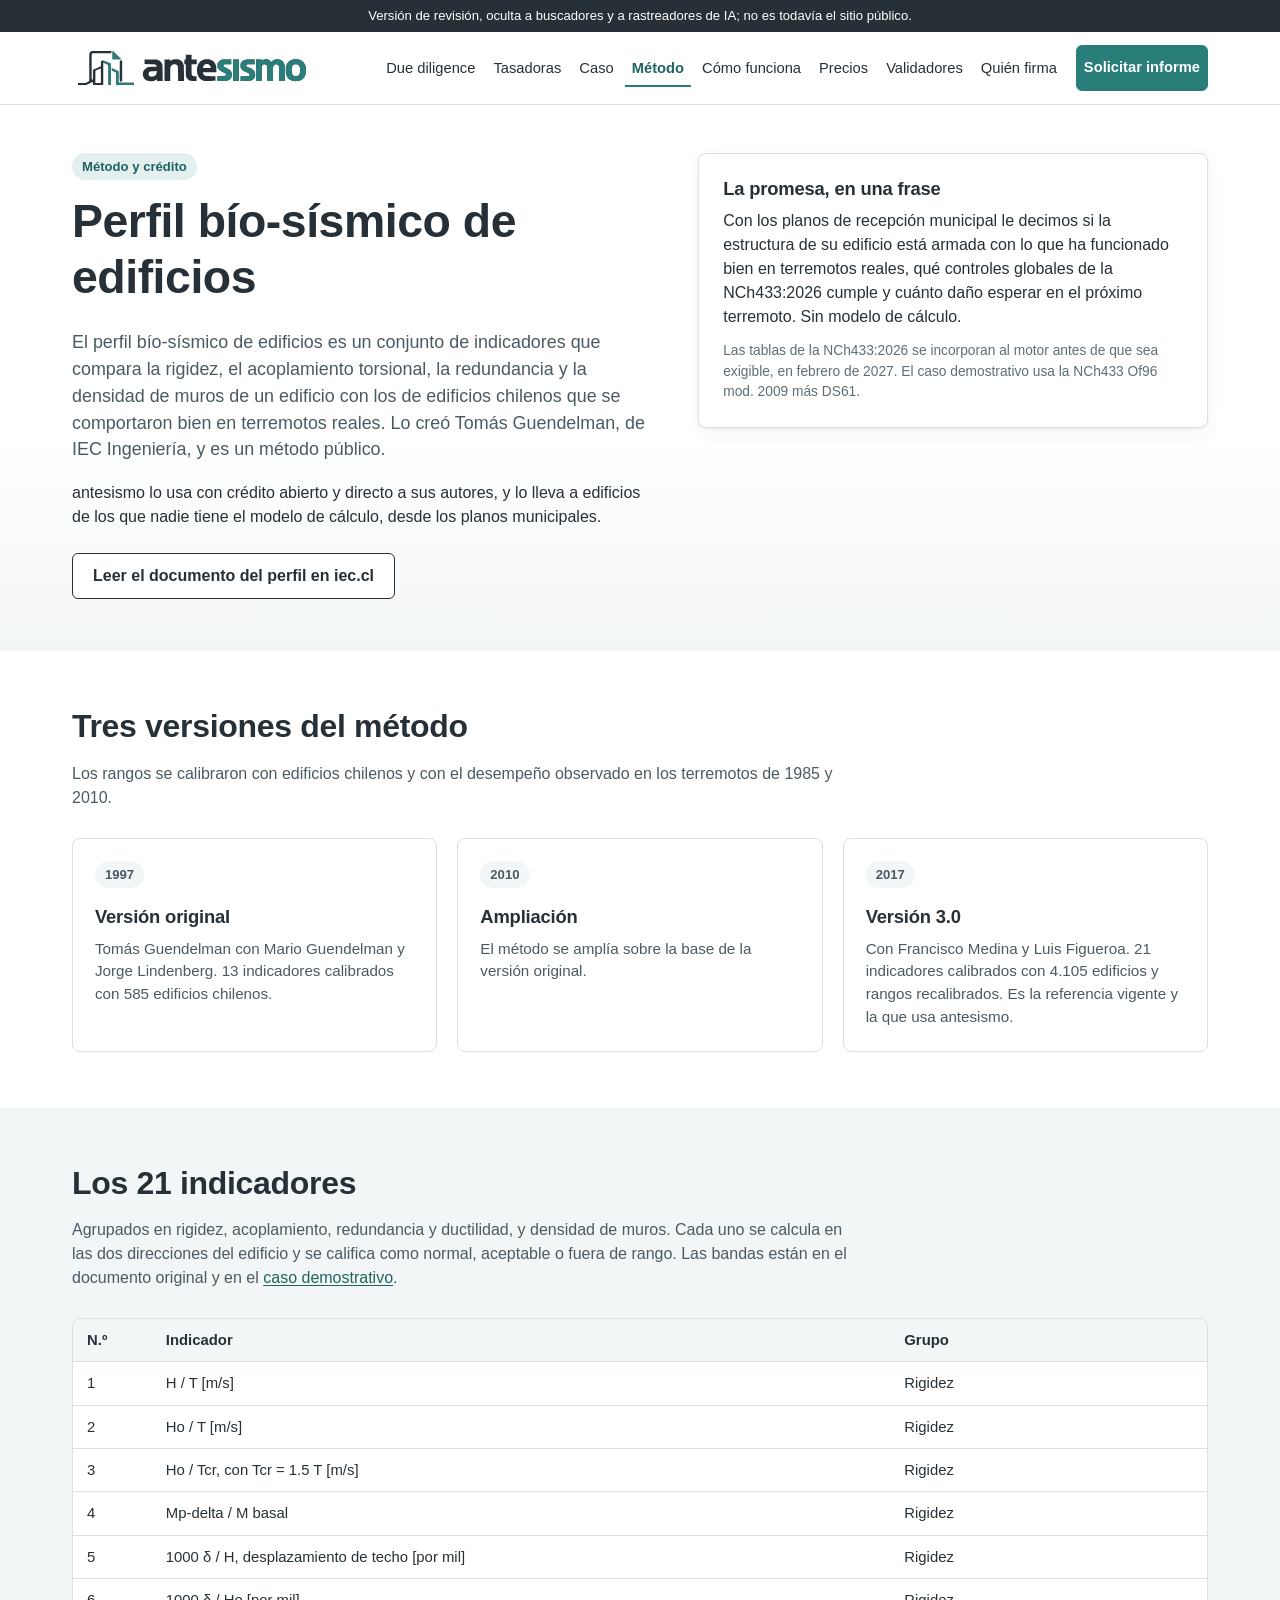
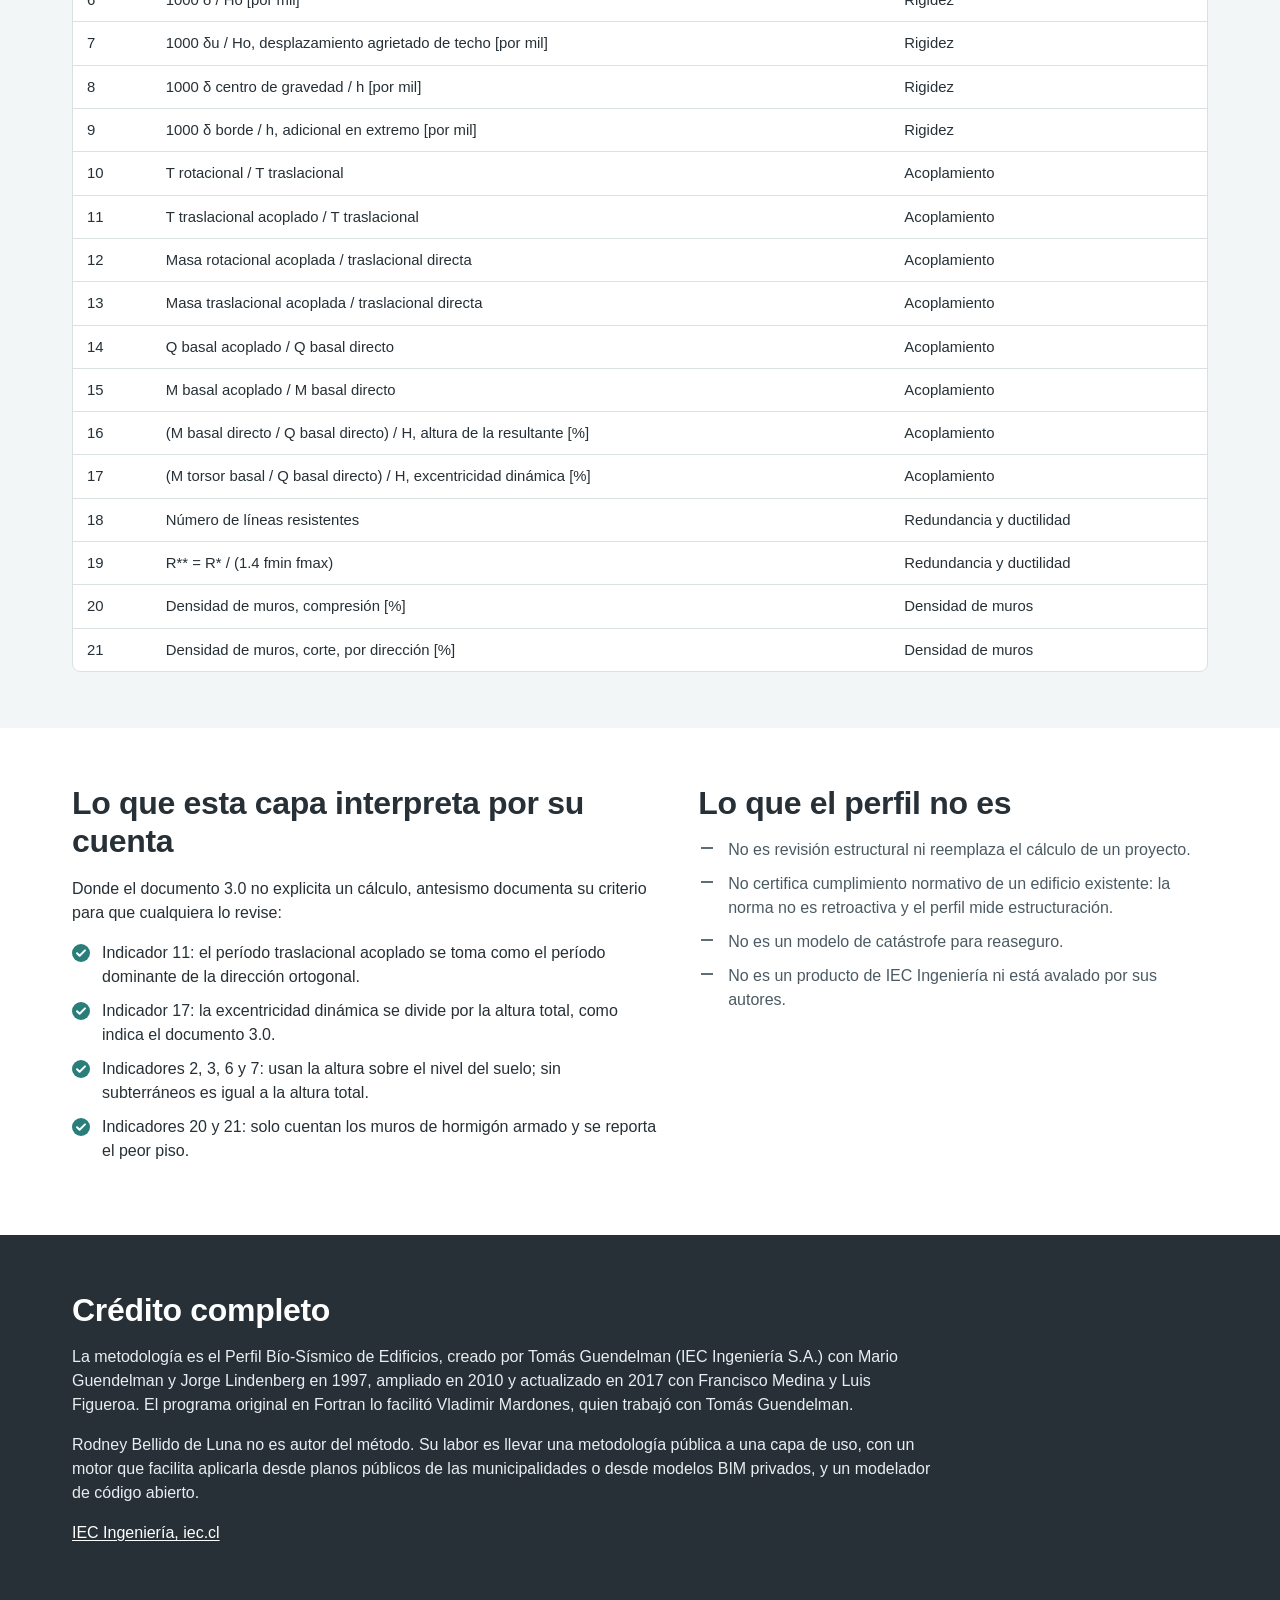
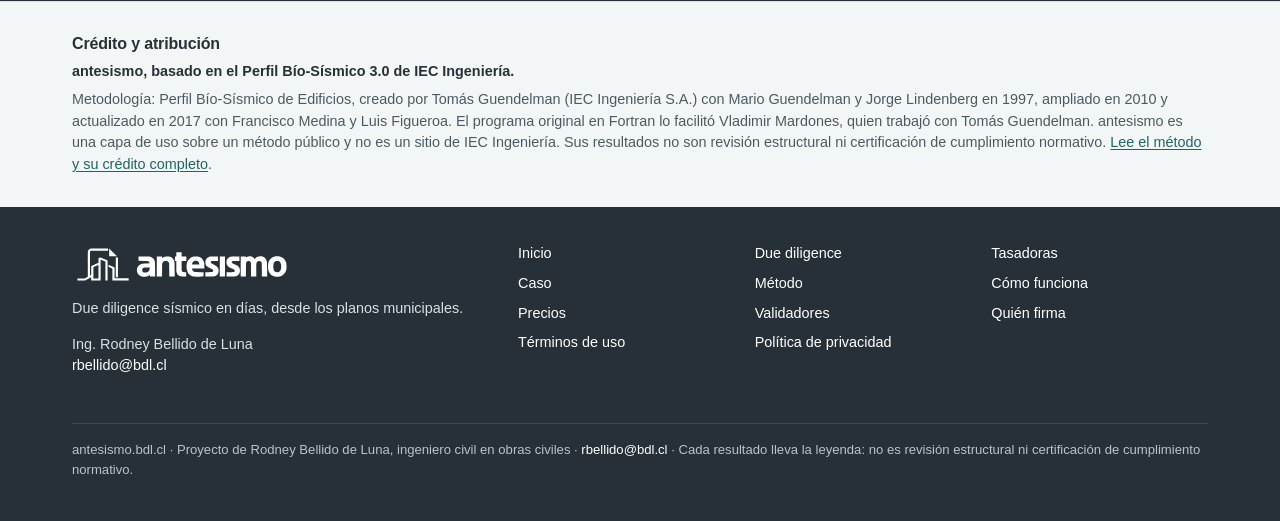
<file: perfil-bio-sismico/index.html>
<!doctype html>
<html lang="es-CL">
<head>
<meta charset="utf-8">
<meta name="viewport" content="width=device-width, initial-scale=1">
<title>Perfil bío-sísmico de edificios: qué es, sus 21 indicadores y su crédito | antesismo</title>
<meta name="description" content="El perfil bío-sísmico de edificios compara la estructuración de un edificio con la de edificios chilenos que funcionaron bien en terremotos reales. Qué es, sus versiones, sus 21 indicadores y el crédito a sus autores.">
<meta name="robots" content="noindex, nofollow, noarchive, nosnippet, noimageindex, noai, noimageai">
<meta name="googlebot" content="noindex, nofollow, noarchive, nosnippet, noimageindex, noai, noimageai">
<link rel="canonical" href="https://antesismo.bdl.cl/perfil-bio-sismico/">
<meta name="theme-color" content="#263036">
<link rel="icon" href="/favicon.ico" sizes="16x16 24x24 32x32 48x48 64x64 128x128 256x256">
<link rel="icon" href="/favicon-48x48.png" type="image/png" sizes="48x48">
<link rel="icon" href="/favicon.svg" type="image/svg+xml" sizes="any">
<link rel="apple-touch-icon" href="/apple-touch-icon.png" sizes="180x180">
<link rel="mask-icon" href="/safari-pinned-tab.svg" color="#297e7a">
<link rel="manifest" href="/site.webmanifest">
<link rel="stylesheet" href="/assets/marca/antesismo.css">
<link rel="stylesheet" href="/assets/css/sitio.css?v=1.1.0">
<meta property="og:site_name" content="antesismo">
<meta property="og:type" content="website">
<meta property="og:locale" content="es_CL">
<meta property="og:url" content="https://antesismo.bdl.cl/perfil-bio-sismico/">
<meta property="og:title" content="Perfil bío-sísmico de edificios: qué es, sus 21 indicadores y su crédito | antesismo">
<meta property="og:description" content="El perfil bío-sísmico de edificios compara la estructuración de un edificio con la de edificios chilenos que funcionaron bien en terremotos reales. Qué es, sus versiones, sus 21 indicadores y el crédito a sus autores.">
<meta property="og:image" content="https://antesismo.bdl.cl/assets/social/antesismo_og_1200x630.png">
<meta property="og:image:width" content="1200">
<meta property="og:image:height" content="630">
<meta property="og:image:alt" content="antesismo, evaluación sísmica de edificios desde planos de recepción municipal">
<meta name="twitter:card" content="summary_large_image">
<script type="application/ld+json">{"@context": "https://schema.org", "@type": "Article", "headline": "Perfil bío-sísmico de edificios: qué es, sus 21 indicadores y su crédito", "description": "Explicación del método de Tomás Guendelman y IEC Ingeniería, sus versiones y sus indicadores.", "inLanguage": "es-CL", "url": "https://antesismo.bdl.cl/perfil-bio-sismico/", "dateModified": "2026-10-24", "author": {"@type": "Person", "name": "Rodney Bellido de Luna"}, "publisher": {"@type": "Organization", "name": "antesismo"}}</script>
</head>
<body>
<a class="salto" href="#contenido">Saltar al contenido</a>
<div class="aviso-revision">Versión de revisión, oculta a buscadores y a rastreadores de IA; no es todavía el sitio público.</div>
<header class="encabezado">
<div class="contenedor">
<a class="marca-logo" href="/" aria-label="antesismo, inicio"><img src="/assets/marca/antesismo_isologo_horizontal_color.svg" alt="antesismo" width="240" height="46"></a>
<button class="nav-toggle" type="button" aria-expanded="false" aria-controls="nav-principal">
<svg width="18" height="18" viewBox="0 0 18 18" aria-hidden="true"><path d="M2 4h14M2 9h14M2 14h14" stroke="currentColor" stroke-width="2"/></svg>Menú</button>
<nav class="nav" id="nav-principal" aria-label="Principal">
<a href="/due-diligence/">Due diligence</a>
<a href="/tasadoras/">Tasadoras</a>
<a href="/caso/">Caso</a>
<a href="/perfil-bio-sismico/" aria-current="page">Método</a>
<a href="/parametros-sismicos/">Cómo funciona</a>
<a href="/precios/">Precios</a>
<a href="/validadores/">Validadores</a>
<a href="/quien-esta-detras/">Quién firma</a>
<a class="boton" href="/due-diligence/#solicitar">Solicitar informe</a>
</nav>
</div>
</header>
<main id="contenido">
<section class="heroe">
<div class="contenedor dos-col">
<div>
<span class="etiqueta">Método y crédito</span>
<h1>Perfil bío-sísmico de edificios</h1>
<p class="intro">El perfil bío-sísmico de edificios es un conjunto de indicadores que compara la rigidez, el acoplamiento torsional, la redundancia y la densidad de muros de un edificio con los de edificios chilenos que se comportaron bien en terremotos reales. Lo creó Tomás Guendelman, de IEC Ingeniería, y es un método público.</p>
<p>antesismo lo usa con crédito abierto y directo a sus autores, y lo lleva a edificios de los que nadie tiene el modelo de cálculo, desde los planos municipales.</p>
<div class="botones"><a class="boton-sec" href="https://www.iec.cl" rel="noopener">Leer el documento del perfil en iec.cl</a></div>
</div>
<div class="panel-blanco">
<h3 class="mt-0">La promesa, en una frase</h3>
<p class="mb-0">Con los planos de recepción municipal le decimos si la estructura de su edificio está armada con lo que ha funcionado bien en terremotos reales, qué controles globales de la NCh433:2026 cumple y cuánto daño esperar en el próximo terremoto. Sin modelo de cálculo.</p>
<p class="pequeño" style="margin:12px 0 0">Las tablas de la NCh433:2026 se incorporan al motor antes de que sea exigible, en febrero de 2027. El caso demostrativo usa la NCh433 Of96 mod. 2009 más DS61.</p>
</div>
</div>
</section>

<section class="seccion">
<div class="contenedor">
<div class="seccion-cabeza"><h2>Tres versiones del método</h2><p>Los rangos se calibraron con edificios chilenos y con el desempeño observado en los terremotos de 1985 y 2010.</p></div>
<div class="rejilla-3">
<div class="tarjeta"><span class="etiqueta gris">1997</span><h3>Versión original</h3><p>Tomás Guendelman con Mario Guendelman y Jorge Lindenberg. 13 indicadores calibrados con 585 edificios chilenos.</p></div>
<div class="tarjeta"><span class="etiqueta gris">2010</span><h3>Ampliación</h3><p>El método se amplía sobre la base de la versión original.</p></div>
<div class="tarjeta"><span class="etiqueta gris">2017</span><h3>Versión 3.0</h3><p>Con Francisco Medina y Luis Figueroa. 21 indicadores calibrados con 4.105 edificios y rangos recalibrados. Es la referencia vigente y la que usa antesismo.</p></div>
</div>
</div>
</section>

<section class="seccion suave">
<div class="contenedor">
<div class="seccion-cabeza"><h2>Los 21 indicadores</h2><p>Agrupados en rigidez, acoplamiento, redundancia y ductilidad, y densidad de muros. Cada uno se calcula en las dos direcciones del edificio y se califica como normal, aceptable o fuera de rango. Las bandas están en el documento original y en el <a href="/caso/">caso demostrativo</a>.</p></div>
<div class="tabla-envoltura"><table><caption class="visual-oculto">Indicadores del perfil bío-sísmico versión 3.0</caption>
<thead><tr><th>N.º</th><th>Indicador</th><th>Grupo</th></tr></thead><tbody><tr><td>1</td><td>H / T [m/s]</td><td>Rigidez</td></tr><tr><td>2</td><td>Ho / T [m/s]</td><td>Rigidez</td></tr><tr><td>3</td><td>Ho / Tcr, con Tcr = 1.5 T [m/s]</td><td>Rigidez</td></tr><tr><td>4</td><td>Mp-delta / M basal</td><td>Rigidez</td></tr><tr><td>5</td><td>1000 δ / H, desplazamiento de techo [por mil]</td><td>Rigidez</td></tr><tr><td>6</td><td>1000 δ / Ho [por mil]</td><td>Rigidez</td></tr><tr><td>7</td><td>1000 δu / Ho, desplazamiento agrietado de techo [por mil]</td><td>Rigidez</td></tr><tr><td>8</td><td>1000 δ centro de gravedad / h [por mil]</td><td>Rigidez</td></tr><tr><td>9</td><td>1000 δ borde / h, adicional en extremo [por mil]</td><td>Rigidez</td></tr><tr><td>10</td><td>T rotacional / T traslacional</td><td>Acoplamiento</td></tr><tr><td>11</td><td>T traslacional acoplado / T traslacional</td><td>Acoplamiento</td></tr><tr><td>12</td><td>Masa rotacional acoplada / traslacional directa</td><td>Acoplamiento</td></tr><tr><td>13</td><td>Masa traslacional acoplada / traslacional directa</td><td>Acoplamiento</td></tr><tr><td>14</td><td>Q basal acoplado / Q basal directo</td><td>Acoplamiento</td></tr><tr><td>15</td><td>M basal acoplado / M basal directo</td><td>Acoplamiento</td></tr><tr><td>16</td><td>(M basal directo / Q basal directo) / H, altura de la resultante [%]</td><td>Acoplamiento</td></tr><tr><td>17</td><td>(M torsor basal / Q basal directo) / H, excentricidad dinámica [%]</td><td>Acoplamiento</td></tr><tr><td>18</td><td>Número de líneas resistentes</td><td>Redundancia y ductilidad</td></tr><tr><td>19</td><td>R** = R* / (1.4 fmin fmax)</td><td>Redundancia y ductilidad</td></tr><tr><td>20</td><td>Densidad de muros, compresión [%]</td><td>Densidad de muros</td></tr><tr><td>21</td><td>Densidad de muros, corte, por dirección [%]</td><td>Densidad de muros</td></tr></tbody></table></div>
</div>
</section>

<section class="seccion">
<div class="contenedor dos-col">
<div>
<h2>Lo que esta capa interpreta por su cuenta</h2>
<p>Donde el documento 3.0 no explicita un cálculo, antesismo documenta su criterio para que cualquiera lo revise:</p>
<ul class="lista-check">
<li>Indicador 11: el período traslacional acoplado se toma como el período dominante de la dirección ortogonal.</li>
<li>Indicador 17: la excentricidad dinámica se divide por la altura total, como indica el documento 3.0.</li>
<li>Indicadores 2, 3, 6 y 7: usan la altura sobre el nivel del suelo; sin subterráneos es igual a la altura total.</li>
<li>Indicadores 20 y 21: solo cuentan los muros de hormigón armado y se reporta el peor piso.</li>
</ul>
</div>
<div>
<h2>Lo que el perfil no es</h2>
<ul class="lista-no">
<li>No es revisión estructural ni reemplaza el cálculo de un proyecto.</li>
<li>No certifica cumplimiento normativo de un edificio existente: la norma no es retroactiva y el perfil mide estructuración.</li>
<li>No es un modelo de catástrofe para reaseguro.</li>
<li>No es un producto de IEC Ingeniería ni está avalado por sus autores.</li>
</ul>
</div>
</div>
</section>

<section class="seccion oscura">
<div class="contenedor">
<h2>Crédito completo</h2>
<p style="max-width:860px">La metodología es el Perfil Bío-Sísmico de Edificios, creado por Tomás Guendelman (IEC Ingeniería S.A.) con Mario Guendelman y Jorge Lindenberg en 1997, ampliado en 2010 y actualizado en 2017 con Francisco Medina y Luis Figueroa. El programa original en Fortran lo facilitó Vladimir Mardones, quien trabajó con Tomás Guendelman.</p>
<p style="max-width:860px">Rodney Bellido de Luna no es autor del método. Su labor es llevar una metodología pública a una capa de uso, con un motor que facilita aplicarla desde planos públicos de las municipalidades o desde modelos BIM privados, y un modelador de código abierto.</p>
<p class="mb-0"><a href="https://www.iec.cl" rel="noopener">IEC Ingeniería, iec.cl</a></p>
</div>
</section>
</main>
<section class="credito" aria-labelledby="credito-t">
<div class="contenedor">
<h2 id="credito-t">Crédito y atribución</h2>
<p class="descriptor">antesismo, basado en el Perfil Bío-Sísmico 3.0 de IEC Ingeniería.</p>
<p class="mb-0">Metodología: Perfil Bío-Sísmico de Edificios, creado por Tomás Guendelman (IEC Ingeniería S.A.) con Mario Guendelman y Jorge Lindenberg en 1997, ampliado en 2010 y actualizado en 2017 con Francisco Medina y Luis Figueroa. El programa original en Fortran lo facilitó Vladimir Mardones, quien trabajó con Tomás Guendelman. antesismo es una capa de uso sobre un método público y no es un sitio de IEC Ingeniería. Sus resultados no son revisión estructural ni certificación de cumplimiento normativo. <a href="/perfil-bio-sismico/">Lee el método y su crédito completo</a>.</p>
</div>
</section>
<footer class="pie">
<div class="contenedor">
<div>
<img src="/assets/marca/antesismo_isologo_horizontal_blanco.svg" alt="antesismo" width="220" height="42">
<p>Due diligence sísmico en días, desde los planos municipales.</p>
<p>Ing. Rodney Bellido de Luna<br><a href="mailto:rbellido@bdl.cl">rbellido@bdl.cl</a></p>
</div>
<nav aria-label="Pie de página">
<a href="/">Inicio</a>
<a href="/due-diligence/">Due diligence</a>
<a href="/tasadoras/">Tasadoras</a>
<a href="/caso/">Caso</a>
<a href="/perfil-bio-sismico/">Método</a>
<a href="/parametros-sismicos/">Cómo funciona</a>
<a href="/precios/">Precios</a>
<a href="/validadores/">Validadores</a>
<a href="/quien-esta-detras/">Quién firma</a>
<a href="/legal/#terminos">Términos de uso</a>
<a href="/legal/#privacidad">Política de privacidad</a>
</nav>
<p class="final">antesismo.bdl.cl · Proyecto de Rodney Bellido de Luna, ingeniero civil en obras civiles · <a href="mailto:rbellido@bdl.cl">rbellido@bdl.cl</a> · Cada resultado lleva la leyenda: no es revisión estructural ni certificación de cumplimiento normativo.</p>
</div>
</footer>
<script src="/assets/js/sitio.js?v=1.1.0"></script>
</body>
</html>
</file>
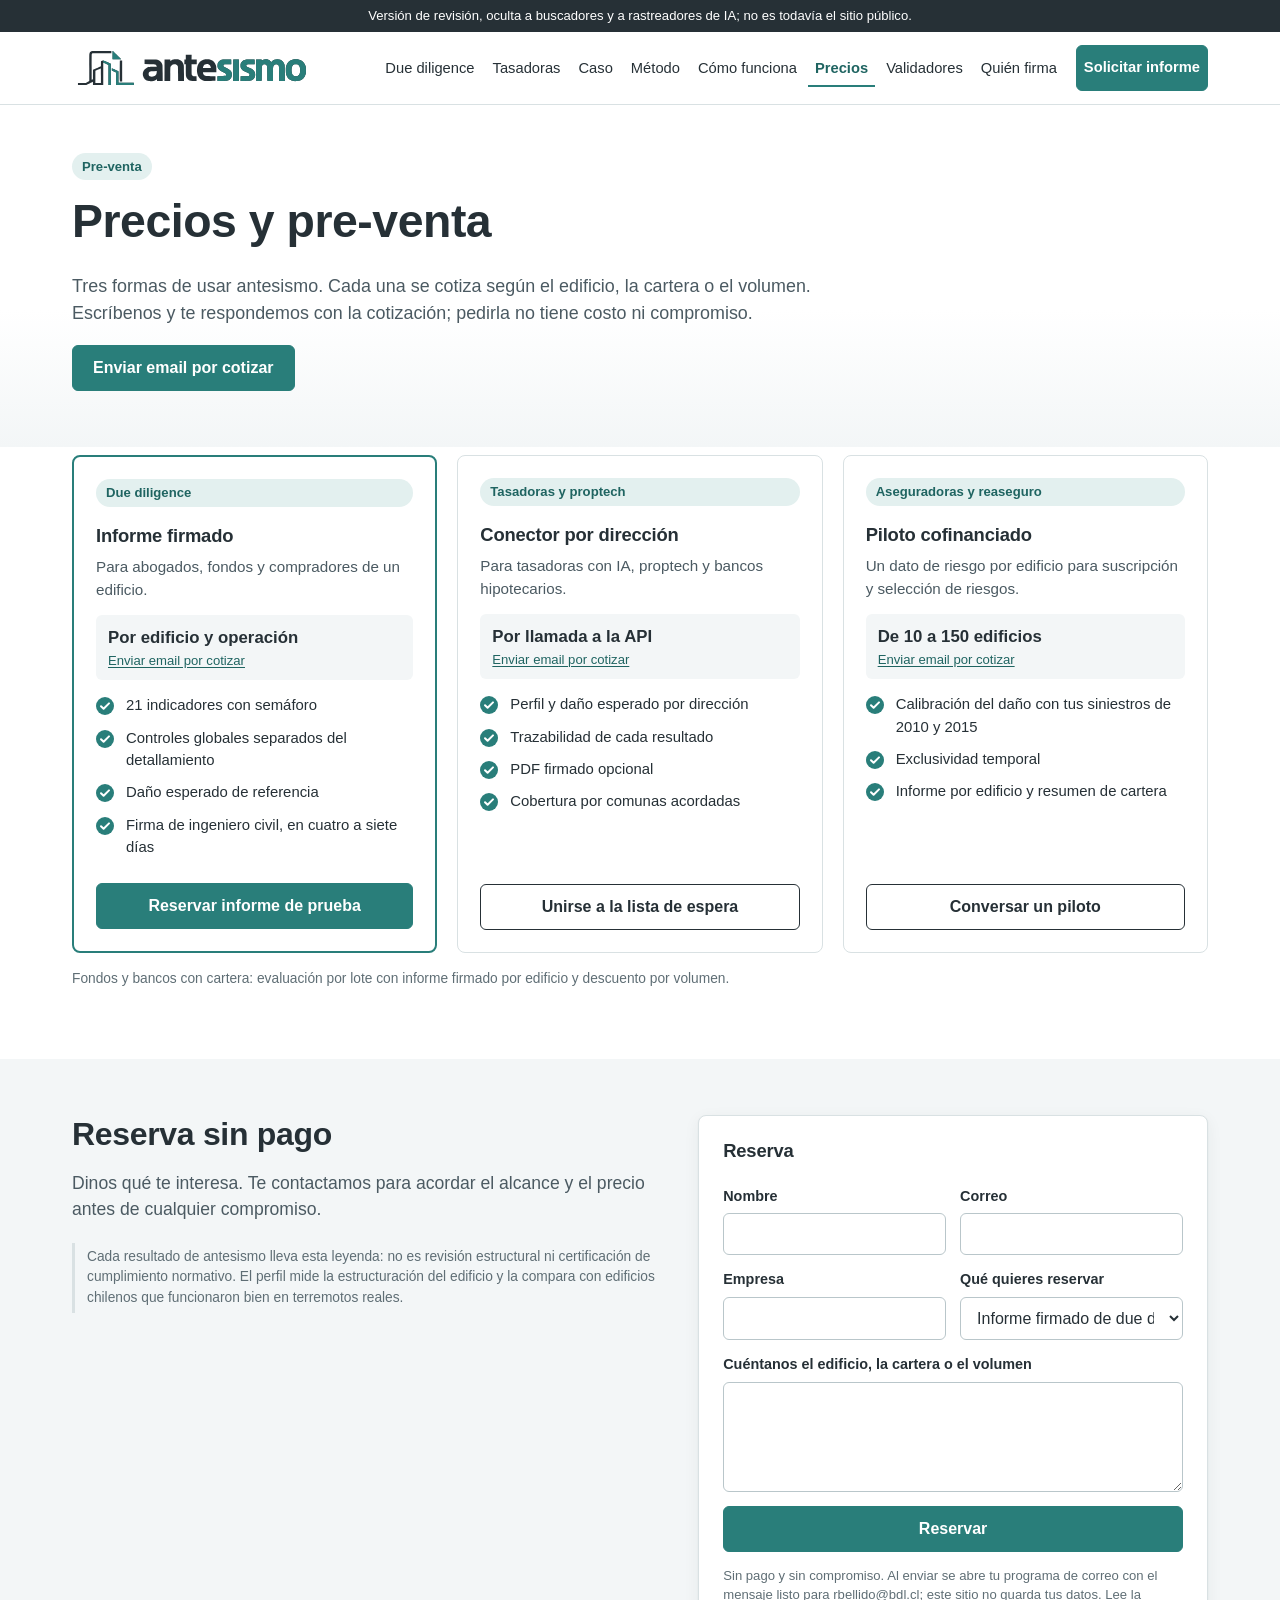
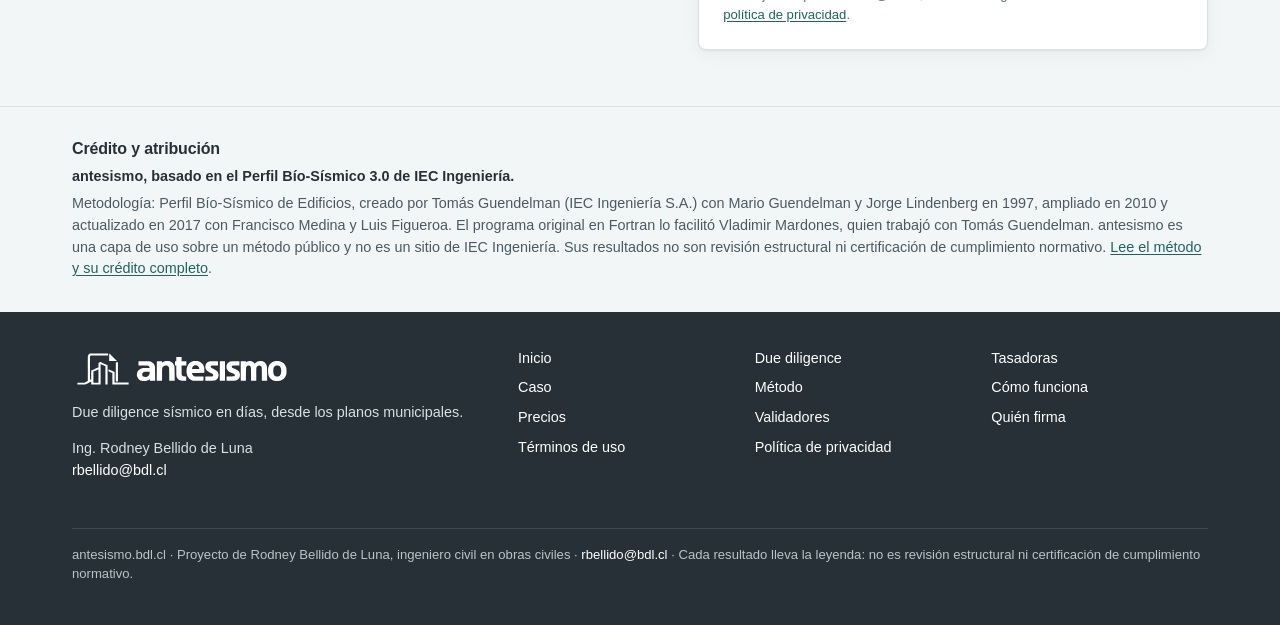
<file: precios/index.html>
<!doctype html>
<html lang="es-CL">
<head>
<meta charset="utf-8">
<meta name="viewport" content="width=device-width, initial-scale=1">
<title>Precios y pre-venta | antesismo</title>
<meta name="description" content="Informe firmado de due diligence sísmico, conector de riesgo sísmico para tasadoras y piloto para aseguradoras. Reserva sin pago.">
<meta name="robots" content="noindex, nofollow, noarchive, nosnippet, noimageindex, noai, noimageai">
<meta name="googlebot" content="noindex, nofollow, noarchive, nosnippet, noimageindex, noai, noimageai">
<link rel="canonical" href="https://antesismo.bdl.cl/precios/">
<meta name="theme-color" content="#263036">
<link rel="icon" href="/favicon.ico" sizes="16x16 24x24 32x32 48x48 64x64 128x128 256x256">
<link rel="icon" href="/favicon-48x48.png" type="image/png" sizes="48x48">
<link rel="icon" href="/favicon.svg" type="image/svg+xml" sizes="any">
<link rel="apple-touch-icon" href="/apple-touch-icon.png" sizes="180x180">
<link rel="mask-icon" href="/safari-pinned-tab.svg" color="#297e7a">
<link rel="manifest" href="/site.webmanifest">
<link rel="stylesheet" href="/assets/marca/antesismo.css">
<link rel="stylesheet" href="/assets/css/sitio.css?v=1.1.0">
<meta property="og:site_name" content="antesismo">
<meta property="og:type" content="website">
<meta property="og:locale" content="es_CL">
<meta property="og:url" content="https://antesismo.bdl.cl/precios/">
<meta property="og:title" content="Precios y pre-venta | antesismo">
<meta property="og:description" content="Informe firmado de due diligence sísmico, conector de riesgo sísmico para tasadoras y piloto para aseguradoras. Reserva sin pago.">
<meta property="og:image" content="https://antesismo.bdl.cl/assets/social/antesismo_og_1200x630.png">
<meta property="og:image:width" content="1200">
<meta property="og:image:height" content="630">
<meta property="og:image:alt" content="antesismo, evaluación sísmica de edificios desde planos de recepción municipal">
<meta name="twitter:card" content="summary_large_image">
<script type="application/ld+json">{"@context": "https://schema.org", "@type": "Service", "name": "Precios y pre-venta antesismo", "description": "Informe firmado, conector para tasadoras y piloto para aseguradoras.", "url": "https://antesismo.bdl.cl/precios/", "areaServed": {"@type": "Country", "name": "Chile"}, "provider": {"@type": "Organization", "name": "antesismo", "url": "https://antesismo.bdl.cl/"}}</script>
</head>
<body>
<a class="salto" href="#contenido">Saltar al contenido</a>
<div class="aviso-revision">Versión de revisión, oculta a buscadores y a rastreadores de IA; no es todavía el sitio público.</div>
<header class="encabezado">
<div class="contenedor">
<a class="marca-logo" href="/" aria-label="antesismo, inicio"><img src="/assets/marca/antesismo_isologo_horizontal_color.svg" alt="antesismo" width="240" height="46"></a>
<button class="nav-toggle" type="button" aria-expanded="false" aria-controls="nav-principal">
<svg width="18" height="18" viewBox="0 0 18 18" aria-hidden="true"><path d="M2 4h14M2 9h14M2 14h14" stroke="currentColor" stroke-width="2"/></svg>Menú</button>
<nav class="nav" id="nav-principal" aria-label="Principal">
<a href="/due-diligence/">Due diligence</a>
<a href="/tasadoras/">Tasadoras</a>
<a href="/caso/">Caso</a>
<a href="/perfil-bio-sismico/">Método</a>
<a href="/parametros-sismicos/">Cómo funciona</a>
<a href="/precios/" aria-current="page">Precios</a>
<a href="/validadores/">Validadores</a>
<a href="/quien-esta-detras/">Quién firma</a>
<a class="boton" href="/due-diligence/#solicitar">Solicitar informe</a>
</nav>
</div>
</header>
<main id="contenido">
<section class="heroe">
<div class="contenedor">
<span class="etiqueta">Pre-venta</span>
<h1>Precios y pre-venta</h1>
<p class="intro">Tres formas de usar antesismo. Cada una se cotiza según el edificio, la cartera o el volumen. Escríbenos y te respondemos con la cotización; pedirla no tiene costo ni compromiso.</p>
<p><a class="boton" href="mailto:rbellido@bdl.cl?subject=Cotización%20antesismo">Enviar email por cotizar</a></p>
</div>
</section>

<section class="seccion" style="padding-top:8px">
<div class="contenedor">
<div class="rejilla-3">
<div class="tarjeta oferta destacada">
<span class="etiqueta">Due diligence</span>
<h3>Informe firmado</h3>
<p>Para abogados, fondos y compradores de un edificio.</p>
<div class="precio">Por edificio y operación<small><a href="mailto:rbellido@bdl.cl?subject=Cotización%20informe%20de%20due%20diligence">Enviar email por cotizar</a></small></div>
<ul class="lista-check"><li>21 indicadores con semáforo</li><li>Controles globales separados del detallamiento</li><li>Daño esperado de referencia</li><li>Firma de ingeniero civil, en cuatro a siete días</li></ul>
<a class="boton" href="#reserva">Reservar informe de prueba</a>
</div>
<div class="tarjeta oferta">
<span class="etiqueta">Tasadoras y proptech</span>
<h3>Conector por dirección</h3>
<p>Para tasadoras con IA, proptech y bancos hipotecarios.</p>
<div class="precio">Por llamada a la API<small><a href="mailto:rbellido@bdl.cl?subject=Cotización%20conector%20para%20tasadoras">Enviar email por cotizar</a></small></div>
<ul class="lista-check"><li>Perfil y daño esperado por dirección</li><li>Trazabilidad de cada resultado</li><li>PDF firmado opcional</li><li>Cobertura por comunas acordadas</li></ul>
<a class="boton-sec" href="/tasadoras/#lista">Unirse a la lista de espera</a>
</div>
<div class="tarjeta oferta" id="piloto">
<span class="etiqueta">Aseguradoras y reaseguro</span>
<h3>Piloto cofinanciado</h3>
<p>Un dato de riesgo por edificio para suscripción y selección de riesgos.</p>
<div class="precio">De 10 a 150 edificios<small><a href="mailto:rbellido@bdl.cl?subject=Cotización%20piloto%20para%20aseguradoras">Enviar email por cotizar</a></small></div>
<ul class="lista-check"><li>Calibración del daño con tus siniestros de 2010 y 2015</li><li>Exclusividad temporal</li><li>Informe por edificio y resumen de cartera</li></ul>
<a class="boton-sec" href="#reserva">Conversar un piloto</a>
</div>
</div>
<p class="pequeño" style="margin-top:16px">Fondos y bancos con cartera: evaluación por lote con informe firmado por edificio y descuento por volumen.</p>
</div>
</section>

<section class="seccion suave" id="reserva">
<div class="contenedor dos-col">
<div>
<h2>Reserva sin pago</h2>
<p class="intro">Dinos qué te interesa. Te contactamos para acordar el alcance y el precio antes de cualquier compromiso.</p>
<p class="leyenda">Cada resultado de antesismo lleva esta leyenda: no es revisión estructural ni certificación de cumplimiento normativo. El perfil mide la estructuración del edificio y la compara con edificios chilenos que funcionaron bien en terremotos reales.</p>
</div>
<form class="formulario panel-blanco" id="reserva-form" data-correo="rbellido@bdl.cl" data-asunto="Reserva" aria-labelledby="reserva-t" novalidate>
<h3 id="reserva-t" class="mt-0">Reserva</h3>
<div class="doble"><label>Nombre<input type="text" name="nombre" autocomplete="name" required></label><label>Correo<input type="email" name="correo" autocomplete="email" required></label></div><div class="doble"><label>Empresa<input type="text" name="empresa" autocomplete="organization"></label><label>Qué quieres reservar<select name="oferta"><option>Informe firmado de due diligence</option><option>Conector para tasadoras y proptech</option><option>Piloto para aseguradoras</option></select></label></div><label>Cuéntanos el edificio, la cartera o el volumen<textarea name="mensaje" ></textarea></label>
<button class="boton" type="submit">Reservar</button>
<p class="nota mb-0">Sin pago y sin compromiso. Al enviar se abre tu programa de correo con el mensaje listo para rbellido@bdl.cl; este sitio no guarda tus datos. Lee la <a href="/legal/#privacidad">política de privacidad</a>.</p>
<div class="form-estado" role="status" tabindex="-1"></div>
</form>
</div>
</section>
</main>
<section class="credito" aria-labelledby="credito-t">
<div class="contenedor">
<h2 id="credito-t">Crédito y atribución</h2>
<p class="descriptor">antesismo, basado en el Perfil Bío-Sísmico 3.0 de IEC Ingeniería.</p>
<p class="mb-0">Metodología: Perfil Bío-Sísmico de Edificios, creado por Tomás Guendelman (IEC Ingeniería S.A.) con Mario Guendelman y Jorge Lindenberg en 1997, ampliado en 2010 y actualizado en 2017 con Francisco Medina y Luis Figueroa. El programa original en Fortran lo facilitó Vladimir Mardones, quien trabajó con Tomás Guendelman. antesismo es una capa de uso sobre un método público y no es un sitio de IEC Ingeniería. Sus resultados no son revisión estructural ni certificación de cumplimiento normativo. <a href="/perfil-bio-sismico/">Lee el método y su crédito completo</a>.</p>
</div>
</section>
<footer class="pie">
<div class="contenedor">
<div>
<img src="/assets/marca/antesismo_isologo_horizontal_blanco.svg" alt="antesismo" width="220" height="42">
<p>Due diligence sísmico en días, desde los planos municipales.</p>
<p>Ing. Rodney Bellido de Luna<br><a href="mailto:rbellido@bdl.cl">rbellido@bdl.cl</a></p>
</div>
<nav aria-label="Pie de página">
<a href="/">Inicio</a>
<a href="/due-diligence/">Due diligence</a>
<a href="/tasadoras/">Tasadoras</a>
<a href="/caso/">Caso</a>
<a href="/perfil-bio-sismico/">Método</a>
<a href="/parametros-sismicos/">Cómo funciona</a>
<a href="/precios/">Precios</a>
<a href="/validadores/">Validadores</a>
<a href="/quien-esta-detras/">Quién firma</a>
<a href="/legal/#terminos">Términos de uso</a>
<a href="/legal/#privacidad">Política de privacidad</a>
</nav>
<p class="final">antesismo.bdl.cl · Proyecto de Rodney Bellido de Luna, ingeniero civil en obras civiles · <a href="mailto:rbellido@bdl.cl">rbellido@bdl.cl</a> · Cada resultado lleva la leyenda: no es revisión estructural ni certificación de cumplimiento normativo.</p>
</div>
</footer>
<script src="/assets/js/sitio.js?v=1.1.0"></script>
</body>
</html>
</file>
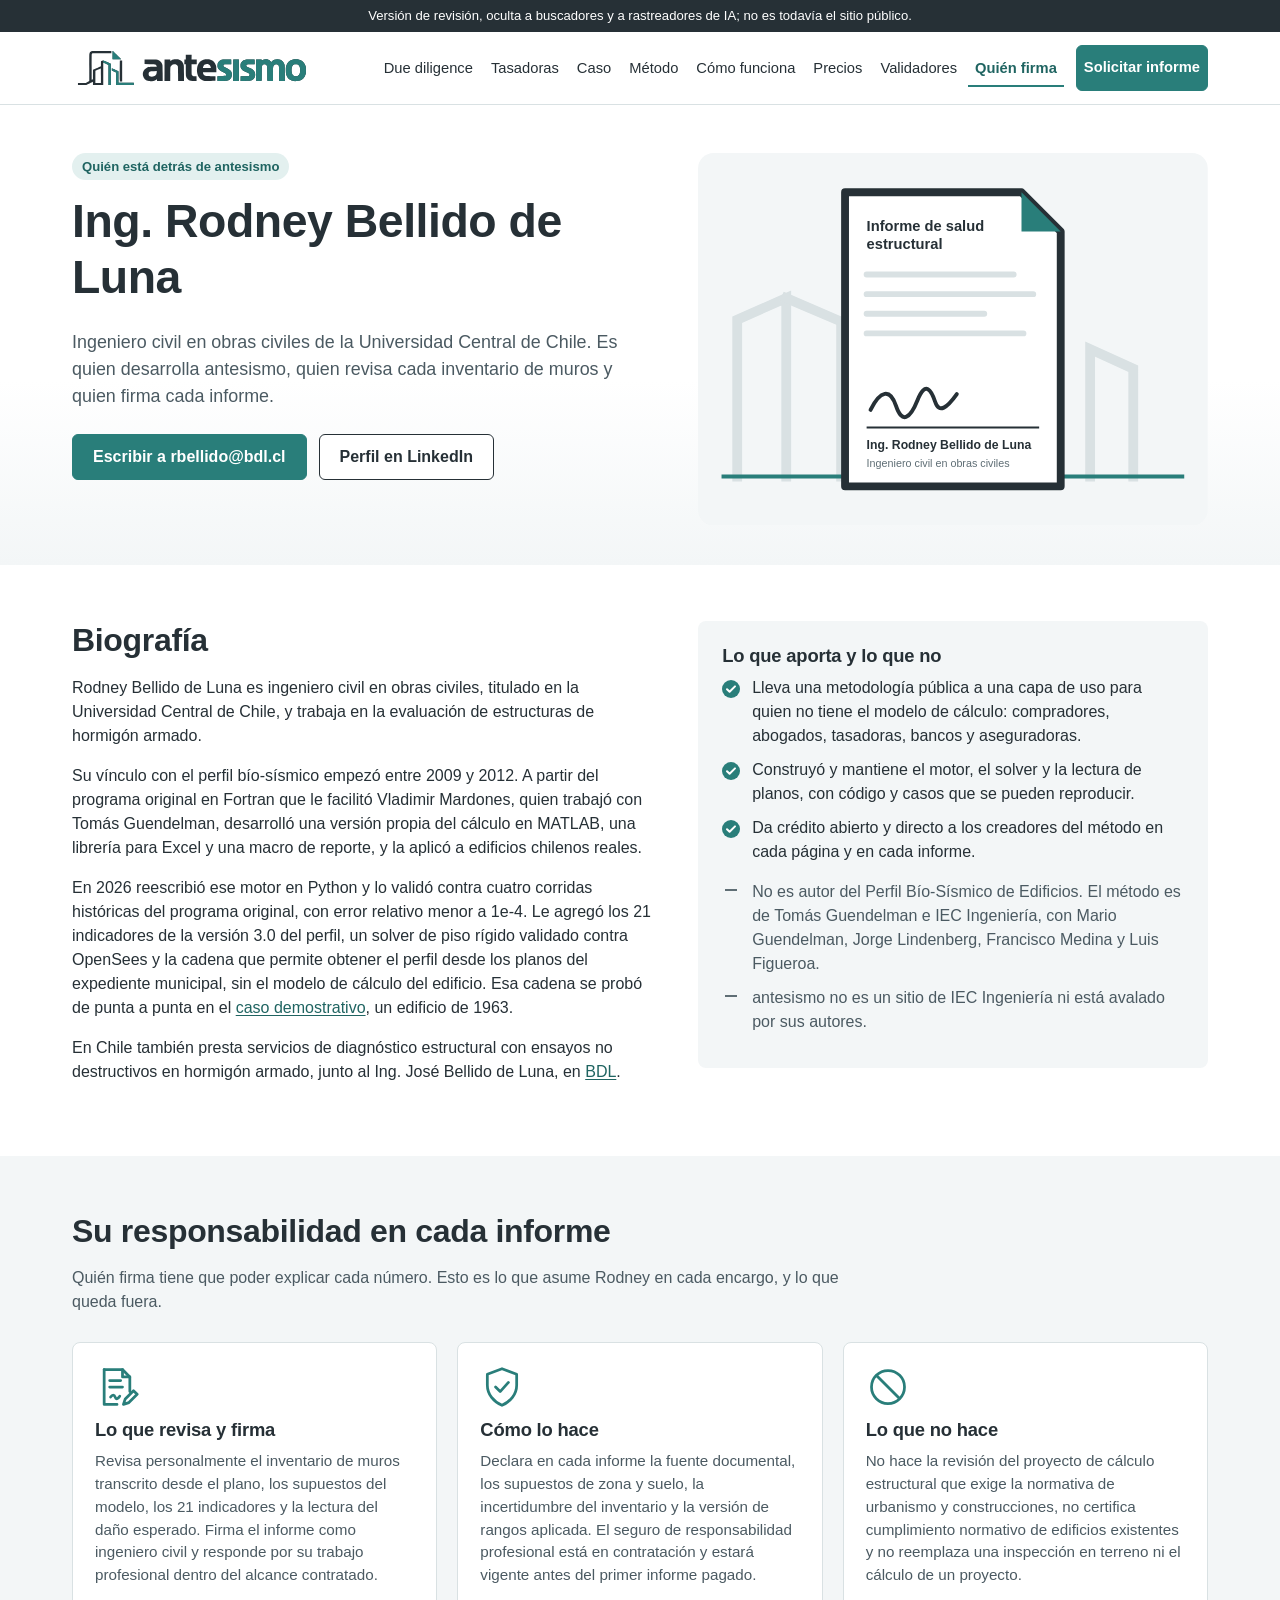
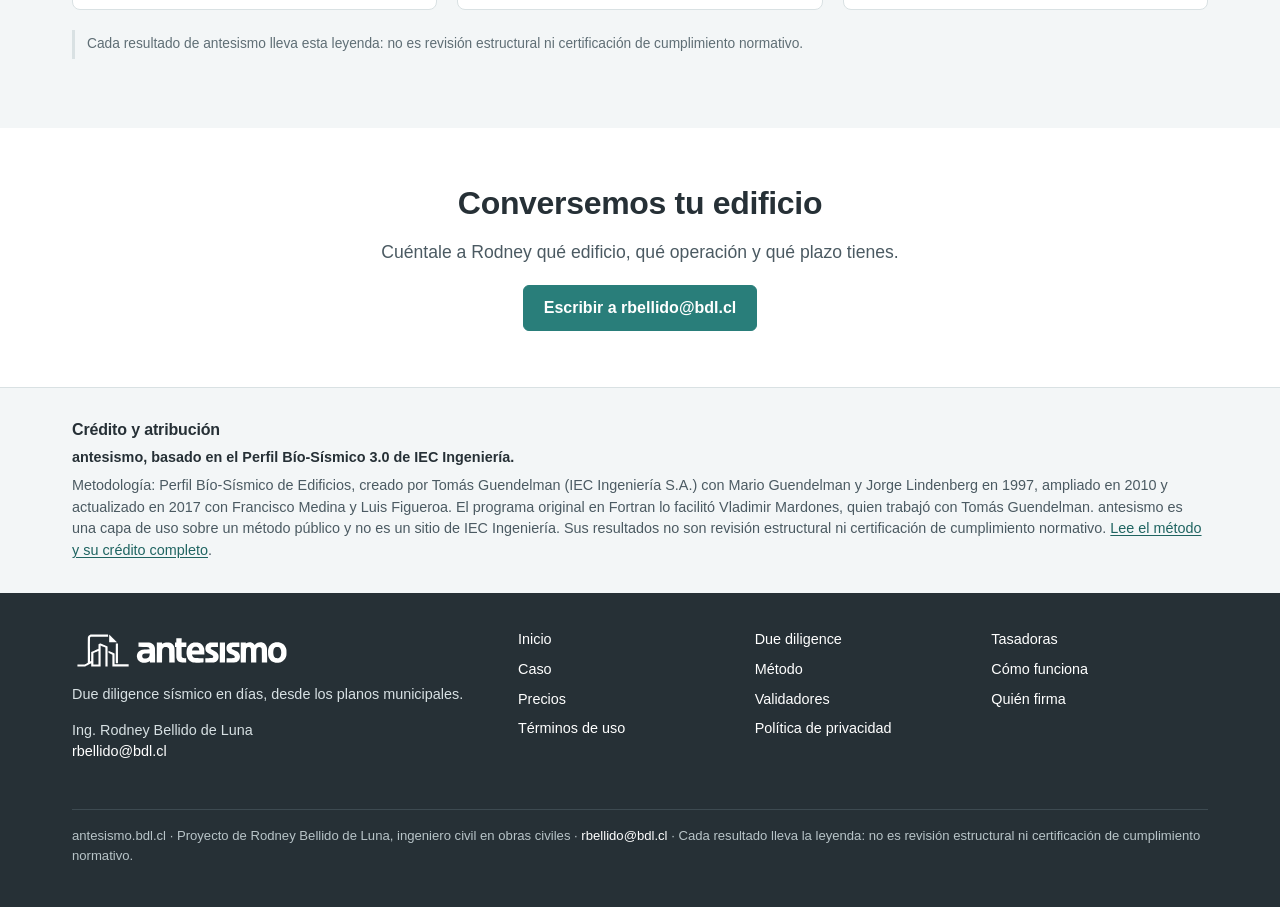
<file: quien-esta-detras/index.html>
<!doctype html>
<html lang="es-CL">
<head>
<meta charset="utf-8">
<meta name="viewport" content="width=device-width, initial-scale=1">
<title>Quién está detrás de antesismo: Ing. Rodney Bellido de Luna | antesismo</title>
<meta name="description" content="Ing. Rodney Bellido de Luna, ingeniero civil en obras civiles de la Universidad Central de Chile, desarrolla antesismo y firma cada informe. Biografía y responsabilidad profesional.">
<meta name="robots" content="noindex, nofollow, noarchive, nosnippet, noimageindex, noai, noimageai">
<meta name="googlebot" content="noindex, nofollow, noarchive, nosnippet, noimageindex, noai, noimageai">
<link rel="canonical" href="https://antesismo.bdl.cl/quien-esta-detras/">
<meta name="theme-color" content="#263036">
<link rel="icon" href="/favicon.ico" sizes="16x16 24x24 32x32 48x48 64x64 128x128 256x256">
<link rel="icon" href="/favicon-48x48.png" type="image/png" sizes="48x48">
<link rel="icon" href="/favicon.svg" type="image/svg+xml" sizes="any">
<link rel="apple-touch-icon" href="/apple-touch-icon.png" sizes="180x180">
<link rel="mask-icon" href="/safari-pinned-tab.svg" color="#297e7a">
<link rel="manifest" href="/site.webmanifest">
<link rel="stylesheet" href="/assets/marca/antesismo.css">
<link rel="stylesheet" href="/assets/css/sitio.css?v=1.1.0">
<meta property="og:site_name" content="antesismo">
<meta property="og:type" content="website">
<meta property="og:locale" content="es_CL">
<meta property="og:url" content="https://antesismo.bdl.cl/quien-esta-detras/">
<meta property="og:title" content="Quién está detrás de antesismo: Ing. Rodney Bellido de Luna | antesismo">
<meta property="og:description" content="Ing. Rodney Bellido de Luna, ingeniero civil en obras civiles de la Universidad Central de Chile, desarrolla antesismo y firma cada informe. Biografía y responsabilidad profesional.">
<meta property="og:image" content="https://antesismo.bdl.cl/assets/social/antesismo_og_1200x630.png">
<meta property="og:image:width" content="1200">
<meta property="og:image:height" content="630">
<meta property="og:image:alt" content="antesismo, evaluación sísmica de edificios desde planos de recepción municipal">
<meta name="twitter:card" content="summary_large_image">
<script type="application/ld+json">{"@context": "https://schema.org", "@type": "ProfilePage", "url": "https://antesismo.bdl.cl/quien-esta-detras/", "mainEntity": {"@type": "Person", "name": "Rodney Bellido de Luna", "honorificPrefix": "Ing.", "jobTitle": "Ingeniero civil en obras civiles", "email": "mailto:rbellido@bdl.cl", "alumniOf": {"@type": "CollegeOrUniversity", "name": "Universidad Central de Chile"}, "sameAs": ["https://www.linkedin.com/in/rbellido/"]}}</script>
</head>
<body>
<a class="salto" href="#contenido">Saltar al contenido</a>
<div class="aviso-revision">Versión de revisión, oculta a buscadores y a rastreadores de IA; no es todavía el sitio público.</div>
<header class="encabezado">
<div class="contenedor">
<a class="marca-logo" href="/" aria-label="antesismo, inicio"><img src="/assets/marca/antesismo_isologo_horizontal_color.svg" alt="antesismo" width="240" height="46"></a>
<button class="nav-toggle" type="button" aria-expanded="false" aria-controls="nav-principal">
<svg width="18" height="18" viewBox="0 0 18 18" aria-hidden="true"><path d="M2 4h14M2 9h14M2 14h14" stroke="currentColor" stroke-width="2"/></svg>Menú</button>
<nav class="nav" id="nav-principal" aria-label="Principal">
<a href="/due-diligence/">Due diligence</a>
<a href="/tasadoras/">Tasadoras</a>
<a href="/caso/">Caso</a>
<a href="/perfil-bio-sismico/">Método</a>
<a href="/parametros-sismicos/">Cómo funciona</a>
<a href="/precios/">Precios</a>
<a href="/validadores/">Validadores</a>
<a href="/quien-esta-detras/" aria-current="page">Quién firma</a>
<a class="boton" href="/due-diligence/#solicitar">Solicitar informe</a>
</nav>
</div>
</header>
<main id="contenido">
<section class="heroe">
<div class="contenedor dos-col">
<div>
<span class="etiqueta">Quién está detrás de antesismo</span>
<h1>Ing. Rodney Bellido de Luna</h1>
<p class="intro">Ingeniero civil en obras civiles de la Universidad Central de Chile. Es quien desarrolla antesismo, quien revisa cada inventario de muros y quien firma cada informe.</p>
<div class="botones">
<a class="boton" href="mailto:rbellido@bdl.cl">Escribir a rbellido@bdl.cl</a>
<a class="boton-sec" href="https://www.linkedin.com/in/rbellido/" rel="noopener">Perfil en LinkedIn</a>
</div>
</div>
<div class="ilustracion"><svg viewBox="0 0 520 380" role="img" aria-labelledby="fir-t">
<title id="fir-t">Ilustración: informe de antesismo con el nombre y la firma del Ing. Rodney Bellido de Luna, sobre la silueta de los edificios</title>
<rect width="520" height="380" rx="16" fill="#f3f6f7"/>
<g fill="none" stroke="#d9e1e3" stroke-width="10" stroke-linecap="square"><path d="M40 330V170l50-22v182"/><path d="M90 148l56 24v158"/><path d="M400 330V200l44 20v110"/></g>
<path d="M24 330h472" stroke="#297e7a" stroke-width="4"/>
<g transform="translate(150 40)">
<path d="M0 0h180l40 40v260H0z" fill="#fff" stroke="#263036" stroke-width="8" stroke-linejoin="round"/>
<path d="M180 0v40h40z" fill="#297e7a"/>
<g font-family="Inter, Arial, sans-serif" fill="#263036">
<text x="22" y="40" font-size="15" font-weight="700">Informe de salud</text>
<text x="22" y="58" font-size="15" font-weight="700">estructural</text>
</g>
<path d="M22 84h150M22 104h170M22 124h120M22 144h160" stroke="#d9e1e3" stroke-width="6" stroke-linecap="round"/>
<path d="M26 222c10-20 20-22 26-4s14 14 22-6 14-10 18 2 12 6 22-8" fill="none" stroke="#263036" stroke-width="4" stroke-linecap="round" stroke-linejoin="round"/>
<path d="M22 240h176" stroke="#263036" stroke-width="2"/>
<g font-family="Inter, Arial, sans-serif" fill="#263036">
<text x="22" y="262" font-size="12.5" font-weight="700">Ing. Rodney Bellido de Luna</text>
<text x="22" y="280" font-size="11" fill="#5f6e75">Ingeniero civil en obras civiles</text>
</g>
</g>
</svg></div>
</div>
</section>

<section class="seccion">
<div class="contenedor dos-col">
<div>
<h2>Biografía</h2>
<p>Rodney Bellido de Luna es ingeniero civil en obras civiles, titulado en la Universidad Central de Chile, y trabaja en la evaluación de estructuras de hormigón armado.</p>
<p>Su vínculo con el perfil bío-sísmico empezó entre 2009 y 2012. A partir del programa original en Fortran que le facilitó Vladimir Mardones, quien trabajó con Tomás Guendelman, desarrolló una versión propia del cálculo en MATLAB, una librería para Excel y una macro de reporte, y la aplicó a edificios chilenos reales.</p>
<p>En 2026 reescribió ese motor en Python y lo validó contra cuatro corridas históricas del programa original, con error relativo menor a 1e-4. Le agregó los 21 indicadores de la versión 3.0 del perfil, un solver de piso rígido validado contra OpenSees y la cadena que permite obtener el perfil desde los planos del expediente municipal, sin el modelo de cálculo del edificio. Esa cadena se probó de punta a punta en el <a href="/caso/">caso demostrativo</a>, un edificio de 1963.</p>
<p>En Chile también presta servicios de diagnóstico estructural con ensayos no destructivos en hormigón armado, junto al Ing. José Bellido de Luna, en <a href="https://servicios.bdl.cl" rel="noopener">BDL</a>.</p>
</div>
<div class="panel">
<h3 class="mt-0">Lo que aporta y lo que no</h3>
<ul class="lista-check">
<li>Lleva una metodología pública a una capa de uso para quien no tiene el modelo de cálculo: compradores, abogados, tasadoras, bancos y aseguradoras.</li>
<li>Construyó y mantiene el motor, el solver y la lectura de planos, con código y casos que se pueden reproducir.</li>
<li>Da crédito abierto y directo a los creadores del método en cada página y en cada informe.</li>
</ul>
<ul class="lista-no">
<li>No es autor del Perfil Bío-Sísmico de Edificios. El método es de Tomás Guendelman e IEC Ingeniería, con Mario Guendelman, Jorge Lindenberg, Francisco Medina y Luis Figueroa.</li>
<li>antesismo no es un sitio de IEC Ingeniería ni está avalado por sus autores.</li>
</ul>
</div>
</div>
</section>

<section class="seccion suave">
<div class="contenedor">
<div class="seccion-cabeza"><h2>Su responsabilidad en cada informe</h2><p>Quién firma tiene que poder explicar cada número. Esto es lo que asume Rodney en cada encargo, y lo que queda fuera.</p></div>
<div class="rejilla-3">
<div class="tarjeta"><svg class="icono" viewBox="0 0 48 48" aria-hidden="true" fill="none" stroke="currentColor" stroke-width="3" stroke-linejoin="round" stroke-linecap="round">
<path d="M10 5h20l8 8v16"/><path d="M30 5v8h8"/><path d="M10 5v38h14"/><path d="M16 17h12M16 24h14"/>
<path d="M17 35c2-3 4-3 5 0s3 2 5-1"/><path d="M31 43l2-6 9-9 4 4-9 9z"/></svg><h3>Lo que revisa y firma</h3><p>Revisa personalmente el inventario de muros transcrito desde el plano, los supuestos del modelo, los 21 indicadores y la lectura del daño esperado. Firma el informe como ingeniero civil y responde por su trabajo profesional dentro del alcance contratado.</p></div>
<div class="tarjeta"><svg class="icono" viewBox="0 0 48 48" aria-hidden="true" fill="none" stroke="currentColor" stroke-width="3" stroke-linejoin="round" stroke-linecap="round"><path d="M24 4l16 6v12c0 10-7 18-16 22C15 40 8 32 8 22V10z"/><path d="M17 24l5 5 9-10"/></svg><h3>Cómo lo hace</h3><p>Declara en cada informe la fuente documental, los supuestos de zona y suelo, la incertidumbre del inventario y la versión de rangos aplicada. El seguro de responsabilidad profesional está en contratación y estará vigente antes del primer informe pagado.</p></div>
<div class="tarjeta"><svg class="icono" viewBox="0 0 48 48" aria-hidden="true" fill="none" stroke="currentColor" stroke-width="3" stroke-linecap="round"><circle cx="24" cy="24" r="18"/><path d="M12 12l24 24"/></svg><h3>Lo que no hace</h3><p>No hace la revisión del proyecto de cálculo estructural que exige la normativa de urbanismo y construcciones, no certifica cumplimiento normativo de edificios existentes y no reemplaza una inspección en terreno ni el cálculo de un proyecto.</p></div>
</div>
<p class="leyenda">Cada resultado de antesismo lleva esta leyenda: no es revisión estructural ni certificación de cumplimiento normativo.</p>
</div>
</section>

<section class="seccion">
<div class="contenedor centro" style="max-width:720px">
<h2>Conversemos tu edificio</h2>
<p class="intro" style="margin:0 auto 20px">Cuéntale a Rodney qué edificio, qué operación y qué plazo tienes.</p>
<a class="boton" href="mailto:rbellido@bdl.cl?subject=Consulta%20antesismo">Escribir a rbellido@bdl.cl</a>
</div>
</section>
</main>
<section class="credito" aria-labelledby="credito-t">
<div class="contenedor">
<h2 id="credito-t">Crédito y atribución</h2>
<p class="descriptor">antesismo, basado en el Perfil Bío-Sísmico 3.0 de IEC Ingeniería.</p>
<p class="mb-0">Metodología: Perfil Bío-Sísmico de Edificios, creado por Tomás Guendelman (IEC Ingeniería S.A.) con Mario Guendelman y Jorge Lindenberg en 1997, ampliado en 2010 y actualizado en 2017 con Francisco Medina y Luis Figueroa. El programa original en Fortran lo facilitó Vladimir Mardones, quien trabajó con Tomás Guendelman. antesismo es una capa de uso sobre un método público y no es un sitio de IEC Ingeniería. Sus resultados no son revisión estructural ni certificación de cumplimiento normativo. <a href="/perfil-bio-sismico/">Lee el método y su crédito completo</a>.</p>
</div>
</section>
<footer class="pie">
<div class="contenedor">
<div>
<img src="/assets/marca/antesismo_isologo_horizontal_blanco.svg" alt="antesismo" width="220" height="42">
<p>Due diligence sísmico en días, desde los planos municipales.</p>
<p>Ing. Rodney Bellido de Luna<br><a href="mailto:rbellido@bdl.cl">rbellido@bdl.cl</a></p>
</div>
<nav aria-label="Pie de página">
<a href="/">Inicio</a>
<a href="/due-diligence/">Due diligence</a>
<a href="/tasadoras/">Tasadoras</a>
<a href="/caso/">Caso</a>
<a href="/perfil-bio-sismico/">Método</a>
<a href="/parametros-sismicos/">Cómo funciona</a>
<a href="/precios/">Precios</a>
<a href="/validadores/">Validadores</a>
<a href="/quien-esta-detras/">Quién firma</a>
<a href="/legal/#terminos">Términos de uso</a>
<a href="/legal/#privacidad">Política de privacidad</a>
</nav>
<p class="final">antesismo.bdl.cl · Proyecto de Rodney Bellido de Luna, ingeniero civil en obras civiles · <a href="mailto:rbellido@bdl.cl">rbellido@bdl.cl</a> · Cada resultado lleva la leyenda: no es revisión estructural ni certificación de cumplimiento normativo.</p>
</div>
</footer>
<script src="/assets/js/sitio.js?v=1.1.0"></script>
</body>
</html>
</file>
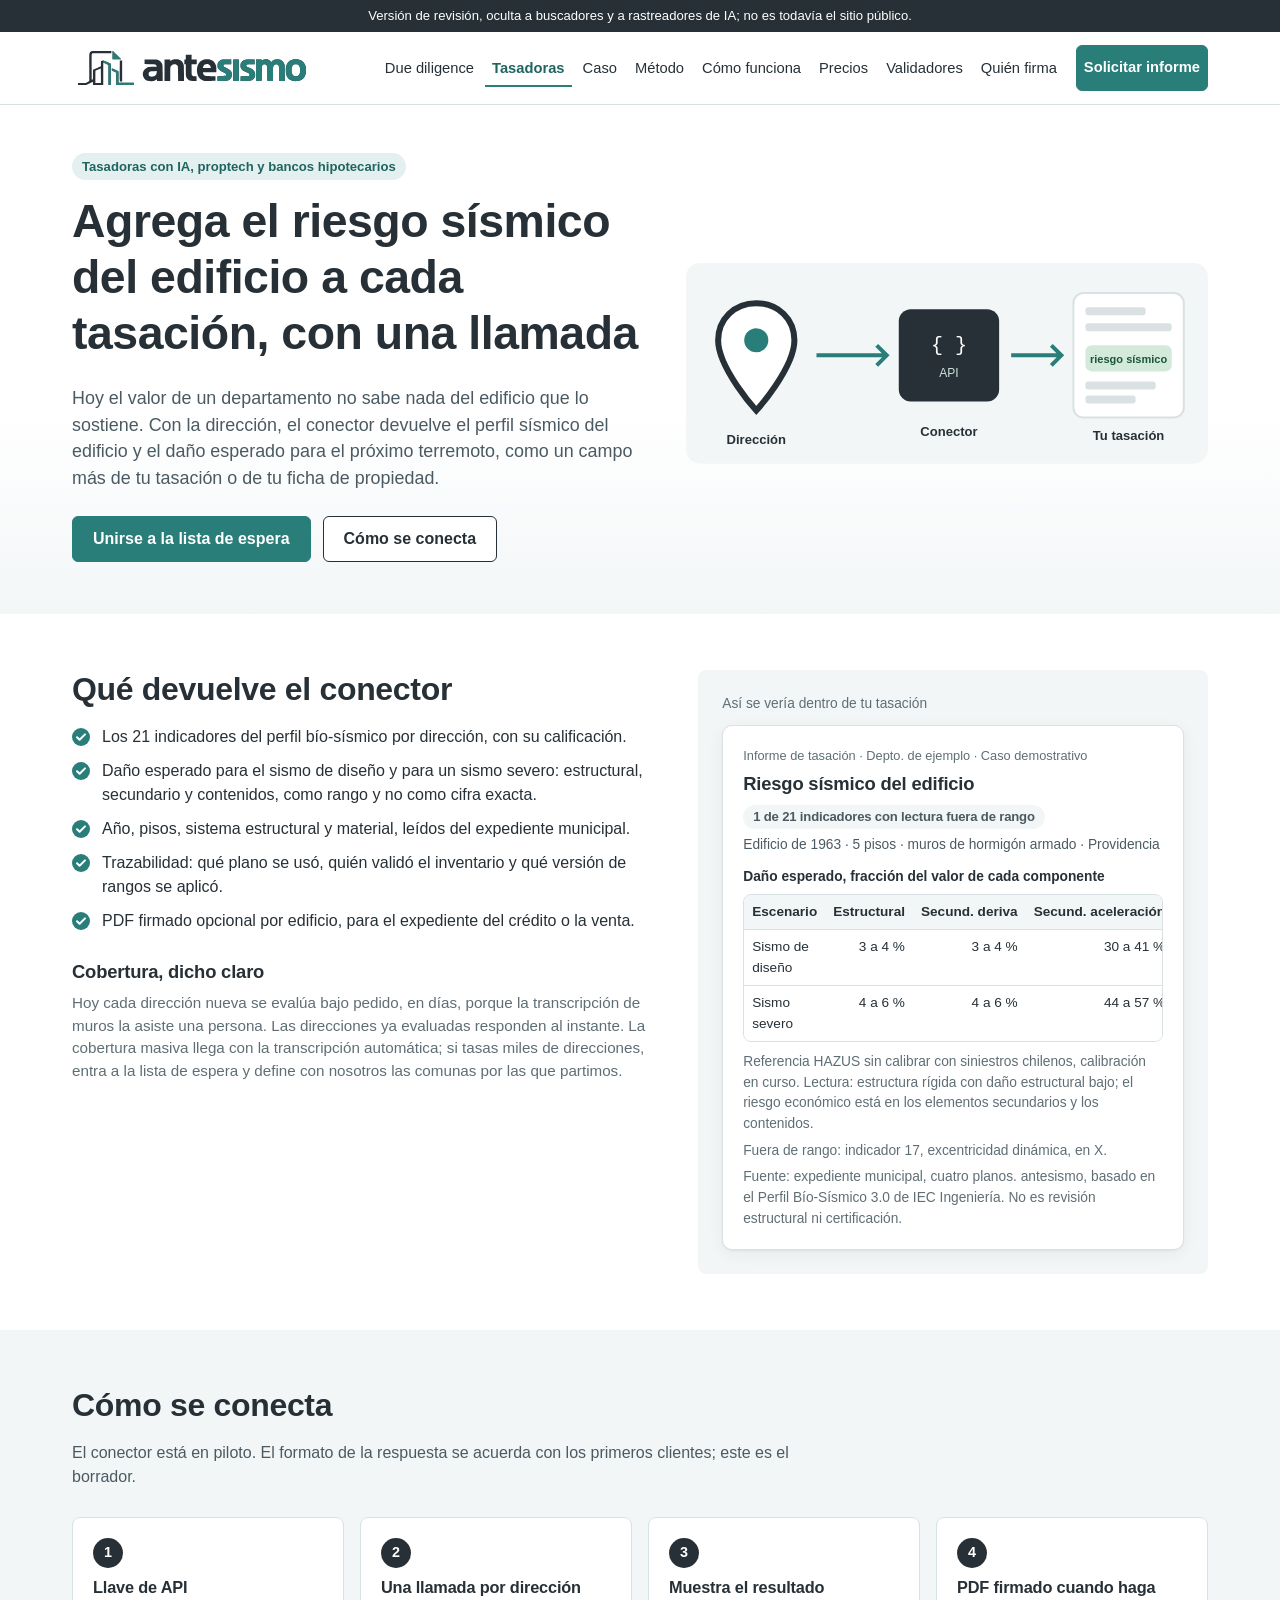
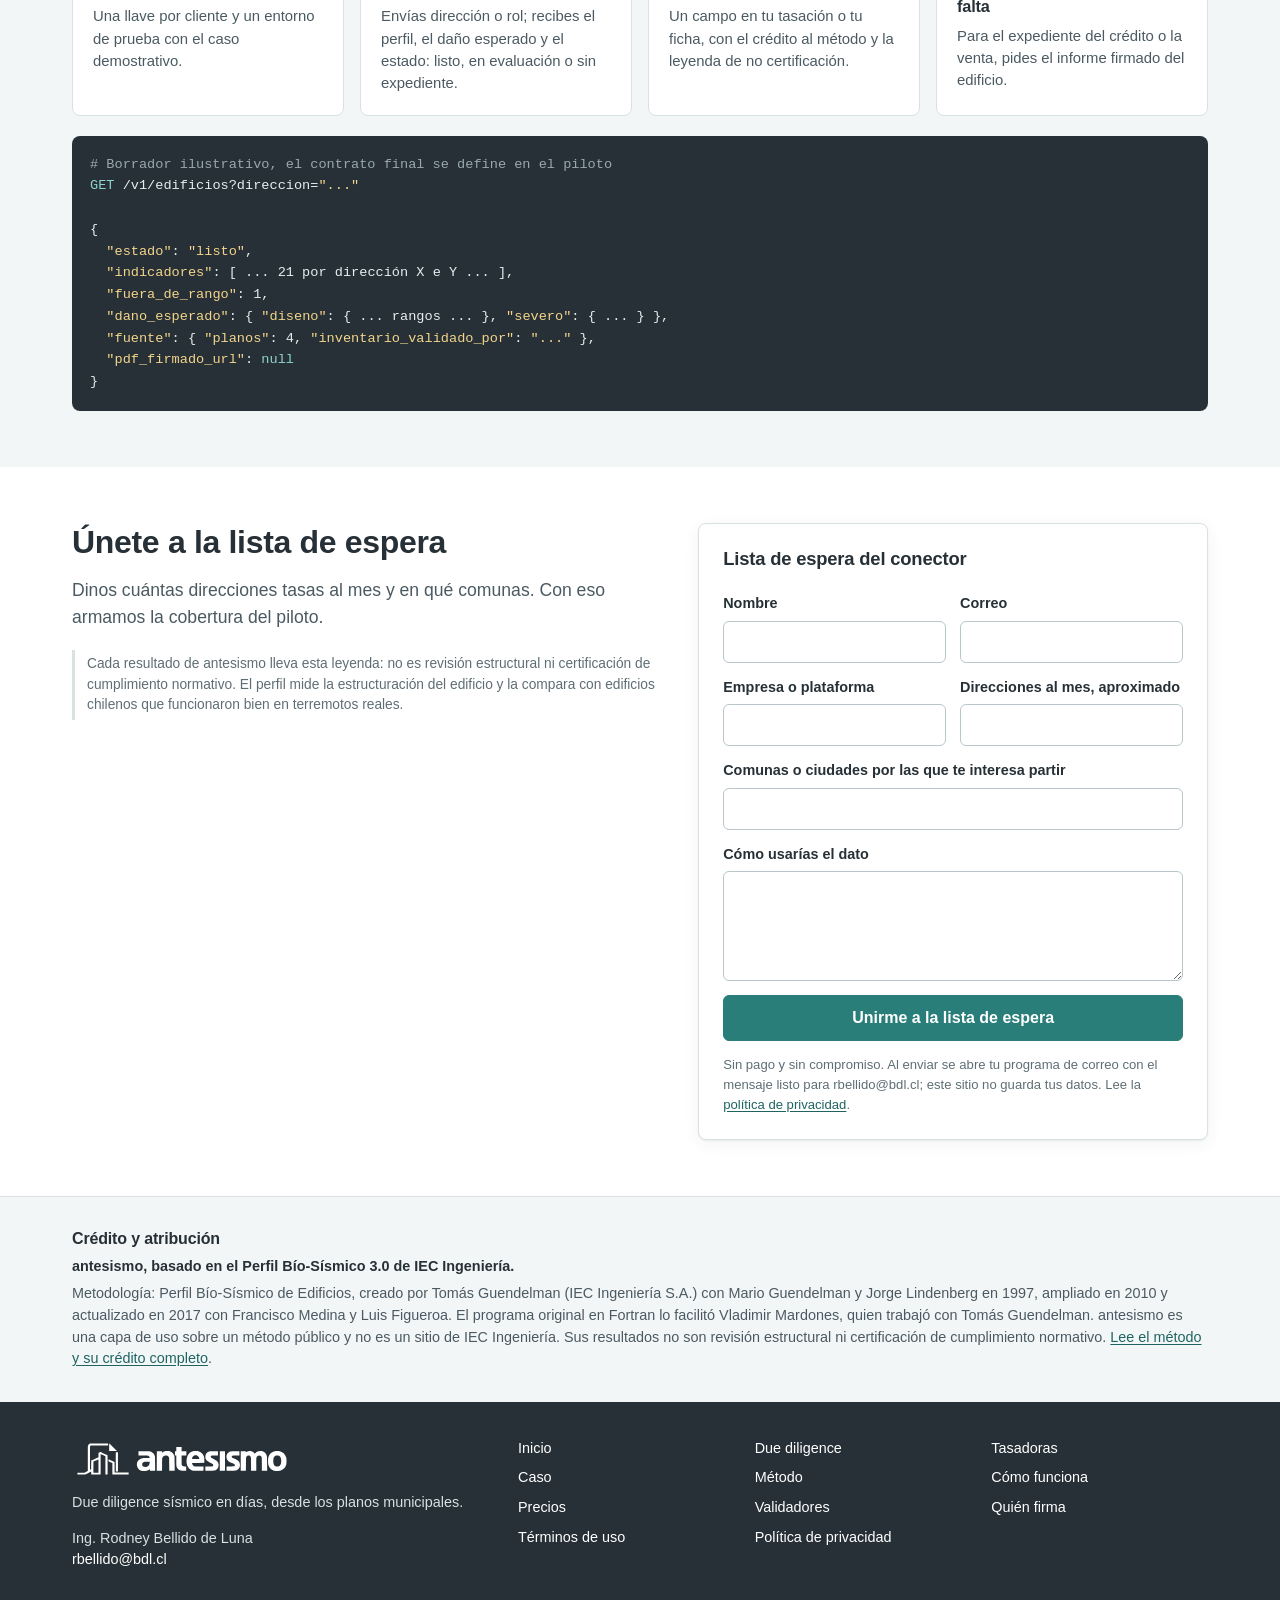
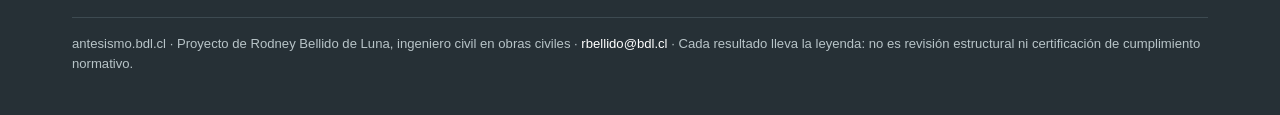
<file: tasadoras/index.html>
<!doctype html>
<html lang="es-CL">
<head>
<meta charset="utf-8">
<meta name="viewport" content="width=device-width, initial-scale=1">
<title>Riesgo sísmico en la tasación, conector para tasadoras y proptech | antesismo</title>
<meta name="description" content="Agrega el riesgo sísmico del edificio a cada tasación, con una llamada. Perfil bío-sísmico y daño esperado por dirección, para tasadoras con IA, proptech y bancos.">
<meta name="robots" content="noindex, nofollow, noarchive, nosnippet, noimageindex, noai, noimageai">
<meta name="googlebot" content="noindex, nofollow, noarchive, nosnippet, noimageindex, noai, noimageai">
<link rel="canonical" href="https://antesismo.bdl.cl/tasadoras/">
<meta name="theme-color" content="#263036">
<link rel="icon" href="/favicon.ico" sizes="16x16 24x24 32x32 48x48 64x64 128x128 256x256">
<link rel="icon" href="/favicon-48x48.png" type="image/png" sizes="48x48">
<link rel="icon" href="/favicon.svg" type="image/svg+xml" sizes="any">
<link rel="apple-touch-icon" href="/apple-touch-icon.png" sizes="180x180">
<link rel="mask-icon" href="/safari-pinned-tab.svg" color="#297e7a">
<link rel="manifest" href="/site.webmanifest">
<link rel="stylesheet" href="/assets/marca/antesismo.css">
<link rel="stylesheet" href="/assets/css/sitio.css?v=1.1.0">
<meta property="og:site_name" content="antesismo">
<meta property="og:type" content="website">
<meta property="og:locale" content="es_CL">
<meta property="og:url" content="https://antesismo.bdl.cl/tasadoras/">
<meta property="og:title" content="Riesgo sísmico en la tasación, conector para tasadoras y proptech | antesismo">
<meta property="og:description" content="Agrega el riesgo sísmico del edificio a cada tasación, con una llamada. Perfil bío-sísmico y daño esperado por dirección, para tasadoras con IA, proptech y bancos.">
<meta property="og:image" content="https://antesismo.bdl.cl/assets/social/antesismo_og_1200x630.png">
<meta property="og:image:width" content="1200">
<meta property="og:image:height" content="630">
<meta property="og:image:alt" content="antesismo, evaluación sísmica de edificios desde planos de recepción municipal">
<meta name="twitter:card" content="summary_large_image">
<script type="application/ld+json">{"@context": "https://schema.org", "@type": "Service", "name": "Conector de riesgo sísmico para tasación", "description": "Perfil bío-sísmico y daño esperado por dirección, por API.", "url": "https://antesismo.bdl.cl/tasadoras/", "areaServed": {"@type": "Country", "name": "Chile"}, "provider": {"@type": "Organization", "name": "antesismo", "url": "https://antesismo.bdl.cl/"}}</script>
</head>
<body>
<a class="salto" href="#contenido">Saltar al contenido</a>
<div class="aviso-revision">Versión de revisión, oculta a buscadores y a rastreadores de IA; no es todavía el sitio público.</div>
<header class="encabezado">
<div class="contenedor">
<a class="marca-logo" href="/" aria-label="antesismo, inicio"><img src="/assets/marca/antesismo_isologo_horizontal_color.svg" alt="antesismo" width="240" height="46"></a>
<button class="nav-toggle" type="button" aria-expanded="false" aria-controls="nav-principal">
<svg width="18" height="18" viewBox="0 0 18 18" aria-hidden="true"><path d="M2 4h14M2 9h14M2 14h14" stroke="currentColor" stroke-width="2"/></svg>Menú</button>
<nav class="nav" id="nav-principal" aria-label="Principal">
<a href="/due-diligence/">Due diligence</a>
<a href="/tasadoras/" aria-current="page">Tasadoras</a>
<a href="/caso/">Caso</a>
<a href="/perfil-bio-sismico/">Método</a>
<a href="/parametros-sismicos/">Cómo funciona</a>
<a href="/precios/">Precios</a>
<a href="/validadores/">Validadores</a>
<a href="/quien-esta-detras/">Quién firma</a>
<a class="boton" href="/due-diligence/#solicitar">Solicitar informe</a>
</nav>
</div>
</header>
<main id="contenido">
<section class="heroe">
<div class="contenedor rejilla">
<div>
<span class="etiqueta">Tasadoras con IA, proptech y bancos hipotecarios</span>
<h1>Agrega el riesgo sísmico del edificio a cada tasación, con una llamada</h1>
<p class="intro">Hoy el valor de un departamento no sabe nada del edificio que lo sostiene. Con la dirección, el conector devuelve el perfil sísmico del edificio y el daño esperado para el próximo terremoto, como un campo más de tu tasación o de tu ficha de propiedad.</p>
<div class="botones"><a class="boton" href="#lista">Unirse a la lista de espera</a><a class="boton-sec" href="#conecta">Cómo se conecta</a></div>
</div>
<div class="ilustracion"><svg viewBox="0 0 520 200" role="img" aria-labelledby="con-t">
<title id="con-t">Una dirección entra al conector y vuelve como un campo de riesgo sísmico dentro de la ficha de tasación</title>
<rect width="520" height="200" rx="14" fill="#f3f6f7"/>
<g transform="translate(30 40)"><path d="M40 0c22 0 38 16 38 37 0 28-38 70-38 70S2 65 2 37C2 16 18 0 40 0z" fill="#fff" stroke="#263036" stroke-width="6"/><circle cx="40" cy="37" r="12" fill="#297e7a"/>
<text x="40" y="140" text-anchor="middle" font-family="Inter, Arial, sans-serif" font-size="13" fill="#263036" font-weight="600">Dirección</text></g>
<path d="M130 92h70m-10-10 10 10-10 10" fill="none" stroke="#297e7a" stroke-width="4"/>
<g transform="translate(212 46)"><rect width="100" height="92" rx="12" fill="#263036"/><text x="50" y="42" text-anchor="middle" font-family="ui-monospace, Consolas, monospace" font-size="20" fill="#fff">{ }</text>
<text x="50" y="68" text-anchor="middle" font-family="Inter, Arial, sans-serif" font-size="12" fill="#cfe0de">API</text>
<text x="50" y="126" text-anchor="middle" font-family="Inter, Arial, sans-serif" font-size="13" fill="#263036" font-weight="600">Conector</text></g>
<path d="M324 92h50m-10-10 10 10-10 10" fill="none" stroke="#297e7a" stroke-width="4"/>
<g transform="translate(386 30)"><rect width="110" height="124" rx="10" fill="#fff" stroke="#d9e1e3" stroke-width="2"/>
<rect x="12" y="14" width="60" height="8" rx="3" fill="#d9e1e3"/><rect x="12" y="30" width="86" height="8" rx="3" fill="#d9e1e3"/>
<rect x="12" y="52" width="86" height="26" rx="6" fill="#d3eadb"/><text x="55" y="70" text-anchor="middle" font-family="Inter, Arial, sans-serif" font-size="11" fill="#1d5634" font-weight="700">riesgo sísmico</text>
<rect x="12" y="88" width="70" height="8" rx="3" fill="#d9e1e3"/><rect x="12" y="102" width="50" height="8" rx="3" fill="#d9e1e3"/>
<text x="55" y="146" text-anchor="middle" font-family="Inter, Arial, sans-serif" font-size="13" fill="#263036" font-weight="600">Tu tasación</text></g>
</svg></div>
</div>
</section>

<section class="seccion">
<div class="contenedor dos-col">
<div>
<h2>Qué devuelve el conector</h2>
<ul class="lista-check">
<li>Los 21 indicadores del perfil bío-sísmico por dirección, con su calificación.</li>
<li>Daño esperado para el sismo de diseño y para un sismo severo: estructural, secundario y contenidos, como rango y no como cifra exacta.</li>
<li>Año, pisos, sistema estructural y material, leídos del expediente municipal.</li>
<li>Trazabilidad: qué plano se usó, quién validó el inventario y qué versión de rangos se aplicó.</li>
<li>PDF firmado opcional por edificio, para el expediente del crédito o la venta.</li>
</ul>
<h3 style="margin-top:28px">Cobertura, dicho claro</h3>
<p class="pequeño" style="font-size:.95rem">Hoy cada dirección nueva se evalúa bajo pedido, en días, porque la transcripción de muros la asiste una persona. Las direcciones ya evaluadas responden al instante. La cobertura masiva llega con la transcripción automática; si tasas miles de direcciones, entra a la lista de espera y define con nosotros las comunas por las que partimos.</p>
</div>
<div class="panel">
<p class="pequeño mt-0" style="margin-bottom:10px">Así se vería dentro de tu tasación</p>
<div class="ficha">
<div class="meta">Informe de tasación · Depto. de ejemplo · Caso demostrativo</div>
<h3>Riesgo sísmico del edificio <span class="etiqueta gris" style="margin:0">1 de 21 indicadores con lectura fuera de rango</span></h3>
<p class="sub">Edificio de 1963 · 5 pisos · muros de hormigón armado · Providencia</p>
<p style="font-size:.86rem;font-weight:600;margin-bottom:6px">Daño esperado, fracción del valor de cada componente</p>
<div class="tabla-envoltura"><table>
<thead><tr><th>Escenario</th><th class="num">Estructural</th><th class="num">Secund. deriva</th><th class="num">Secund. aceleración</th><th class="num">Contenidos</th></tr></thead>
<tbody><tr><td>Sismo de diseño</td><td class="num">3 a 4 %</td><td class="num">3 a 4 %</td><td class="num">30 a 41 %</td><td class="num">19 a 25 %</td></tr><tr><td>Sismo severo</td><td class="num">4 a 6 %</td><td class="num">4 a 6 %</td><td class="num">44 a 57 %</td><td class="num">26 a 32 %</td></tr></tbody></table></div>
<p class="pequeño" style="margin:10px 0 6px">Referencia HAZUS sin calibrar con siniestros chilenos, calibración en curso. Lectura: estructura rígida con daño estructural bajo; el riesgo económico está en los elementos secundarios y los contenidos.</p>
<p class="pequeño" style="margin:0 0 6px">Fuera de rango: indicador 17, excentricidad dinámica, en X.</p>
<p class="pequeño mb-0">Fuente: expediente municipal, cuatro planos. antesismo, basado en el Perfil Bío-Sísmico 3.0 de IEC Ingeniería. No es revisión estructural ni certificación.</p>
</div>
</div>
</div>
</section>

<section class="seccion suave" id="conecta">
<div class="contenedor">
<div class="seccion-cabeza"><h2>Cómo se conecta</h2><p>El conector está en piloto. El formato de la respuesta se acuerda con los primeros clientes; este es el borrador.</p></div>
<ol class="pasos">
<li><h3>Llave de API</h3><p>Una llave por cliente y un entorno de prueba con el caso demostrativo.</p></li>
<li><h3>Una llamada por dirección</h3><p>Envías dirección o rol; recibes el perfil, el daño esperado y el estado: listo, en evaluación o sin expediente.</p></li>
<li><h3>Muestra el resultado</h3><p>Un campo en tu tasación o tu ficha, con el crédito al método y la leyenda de no certificación.</p></li>
<li><h3>PDF firmado cuando haga falta</h3><p>Para el expediente del crédito o la venta, pides el informe firmado del edificio.</p></li>
</ol>
<pre class="codigo" style="margin-top:20px" aria-label="Ejemplo ilustrativo de llamada al conector"><span class="c"># Borrador ilustrativo, el contrato final se define en el piloto</span>
<span class="k">GET</span> /v1/edificios?direccion=<span class="s">"..."</span>

{
  <span class="s">"estado"</span>: <span class="s">"listo"</span>,
  <span class="s">"indicadores"</span>: [ ... 21 por dirección X e Y ... ],
  <span class="s">"fuera_de_rango"</span>: 1,
  <span class="s">"dano_esperado"</span>: { <span class="s">"diseno"</span>: { ... rangos ... }, <span class="s">"severo"</span>: { ... } },
  <span class="s">"fuente"</span>: { <span class="s">"planos"</span>: 4, <span class="s">"inventario_validado_por"</span>: <span class="s">"..."</span> },
  <span class="s">"pdf_firmado_url"</span>: <span class="k">null</span>
}</pre>
</div>
</section>

<section class="seccion" id="lista">
<div class="contenedor dos-col">
<div>
<h2>Únete a la lista de espera</h2>
<p class="intro">Dinos cuántas direcciones tasas al mes y en qué comunas. Con eso armamos la cobertura del piloto.</p>
<p class="leyenda">Cada resultado de antesismo lleva esta leyenda: no es revisión estructural ni certificación de cumplimiento normativo. El perfil mide la estructuración del edificio y la compara con edificios chilenos que funcionaron bien en terremotos reales.</p>
</div>
<form class="formulario panel-blanco" id="espera-form" data-correo="rbellido@bdl.cl" data-asunto="Lista de espera del conector" aria-labelledby="espera-t" novalidate>
<h3 id="espera-t" class="mt-0">Lista de espera del conector</h3>
<div class="doble"><label>Nombre<input type="text" name="nombre" autocomplete="name" required></label><label>Correo<input type="email" name="correo" autocomplete="email" required></label></div><div class="doble"><label>Empresa o plataforma<input type="text" name="empresa" autocomplete="organization" required></label><label>Direcciones al mes, aproximado<input type="number" name="volumen" min="0" inputmode="numeric"></label></div><label>Comunas o ciudades por las que te interesa partir<input type="text" name="comunas" ></label><label>Cómo usarías el dato<textarea name="mensaje" ></textarea></label>
<button class="boton" type="submit">Unirme a la lista de espera</button>
<p class="nota mb-0">Sin pago y sin compromiso. Al enviar se abre tu programa de correo con el mensaje listo para rbellido@bdl.cl; este sitio no guarda tus datos. Lee la <a href="/legal/#privacidad">política de privacidad</a>.</p>
<div class="form-estado" role="status" tabindex="-1"></div>
</form>
</div>
</section>
</main>
<section class="credito" aria-labelledby="credito-t">
<div class="contenedor">
<h2 id="credito-t">Crédito y atribución</h2>
<p class="descriptor">antesismo, basado en el Perfil Bío-Sísmico 3.0 de IEC Ingeniería.</p>
<p class="mb-0">Metodología: Perfil Bío-Sísmico de Edificios, creado por Tomás Guendelman (IEC Ingeniería S.A.) con Mario Guendelman y Jorge Lindenberg en 1997, ampliado en 2010 y actualizado en 2017 con Francisco Medina y Luis Figueroa. El programa original en Fortran lo facilitó Vladimir Mardones, quien trabajó con Tomás Guendelman. antesismo es una capa de uso sobre un método público y no es un sitio de IEC Ingeniería. Sus resultados no son revisión estructural ni certificación de cumplimiento normativo. <a href="/perfil-bio-sismico/">Lee el método y su crédito completo</a>.</p>
</div>
</section>
<footer class="pie">
<div class="contenedor">
<div>
<img src="/assets/marca/antesismo_isologo_horizontal_blanco.svg" alt="antesismo" width="220" height="42">
<p>Due diligence sísmico en días, desde los planos municipales.</p>
<p>Ing. Rodney Bellido de Luna<br><a href="mailto:rbellido@bdl.cl">rbellido@bdl.cl</a></p>
</div>
<nav aria-label="Pie de página">
<a href="/">Inicio</a>
<a href="/due-diligence/">Due diligence</a>
<a href="/tasadoras/">Tasadoras</a>
<a href="/caso/">Caso</a>
<a href="/perfil-bio-sismico/">Método</a>
<a href="/parametros-sismicos/">Cómo funciona</a>
<a href="/precios/">Precios</a>
<a href="/validadores/">Validadores</a>
<a href="/quien-esta-detras/">Quién firma</a>
<a href="/legal/#terminos">Términos de uso</a>
<a href="/legal/#privacidad">Política de privacidad</a>
</nav>
<p class="final">antesismo.bdl.cl · Proyecto de Rodney Bellido de Luna, ingeniero civil en obras civiles · <a href="mailto:rbellido@bdl.cl">rbellido@bdl.cl</a> · Cada resultado lleva la leyenda: no es revisión estructural ni certificación de cumplimiento normativo.</p>
</div>
</footer>
<script src="/assets/js/sitio.js?v=1.1.0"></script>
</body>
</html>
</file>
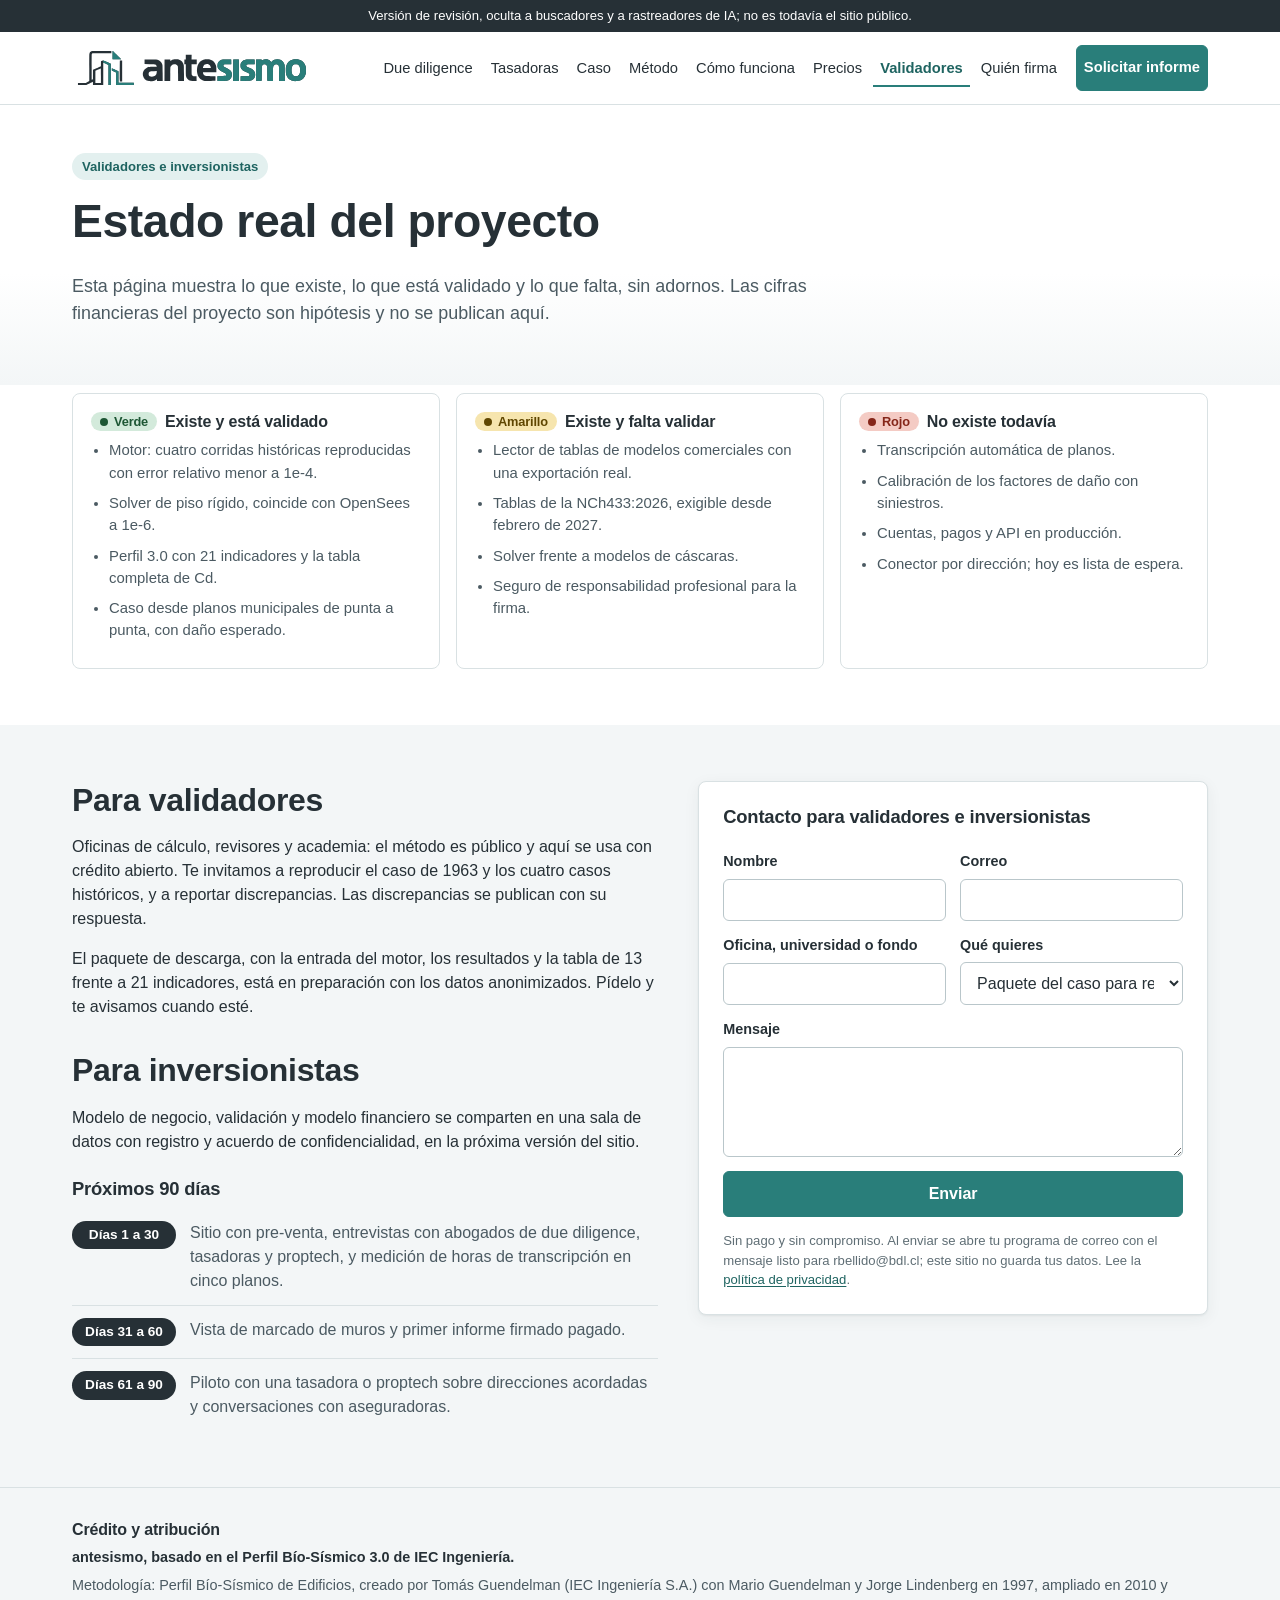
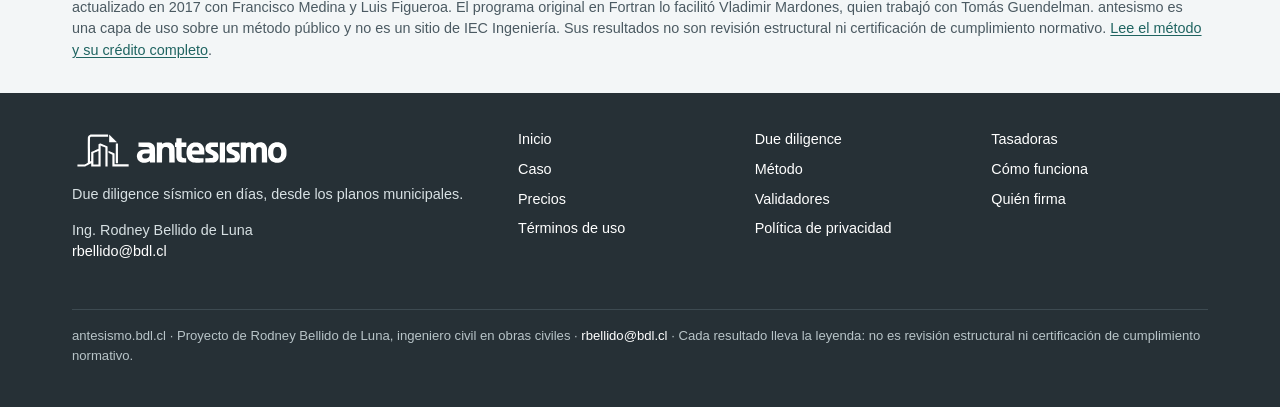
<file: validadores/index.html>
<!doctype html>
<html lang="es-CL">
<head>
<meta charset="utf-8">
<meta name="viewport" content="width=device-width, initial-scale=1">
<title>Validadores e inversionistas: estado real del proyecto | antesismo</title>
<meta name="description" content="Lo que existe, lo que está validado y lo que falta en antesismo, sin adornos. Casos para reproducir y contacto para validadores e inversionistas.">
<meta name="robots" content="noindex, nofollow, noarchive, nosnippet, noimageindex, noai, noimageai">
<meta name="googlebot" content="noindex, nofollow, noarchive, nosnippet, noimageindex, noai, noimageai">
<link rel="canonical" href="https://antesismo.bdl.cl/validadores/">
<meta name="theme-color" content="#263036">
<link rel="icon" href="/favicon.ico" sizes="16x16 24x24 32x32 48x48 64x64 128x128 256x256">
<link rel="icon" href="/favicon-48x48.png" type="image/png" sizes="48x48">
<link rel="icon" href="/favicon.svg" type="image/svg+xml" sizes="any">
<link rel="apple-touch-icon" href="/apple-touch-icon.png" sizes="180x180">
<link rel="mask-icon" href="/safari-pinned-tab.svg" color="#297e7a">
<link rel="manifest" href="/site.webmanifest">
<link rel="stylesheet" href="/assets/marca/antesismo.css">
<link rel="stylesheet" href="/assets/css/sitio.css?v=1.1.0">
<meta property="og:site_name" content="antesismo">
<meta property="og:type" content="website">
<meta property="og:locale" content="es_CL">
<meta property="og:url" content="https://antesismo.bdl.cl/validadores/">
<meta property="og:title" content="Validadores e inversionistas: estado real del proyecto | antesismo">
<meta property="og:description" content="Lo que existe, lo que está validado y lo que falta en antesismo, sin adornos. Casos para reproducir y contacto para validadores e inversionistas.">
<meta property="og:image" content="https://antesismo.bdl.cl/assets/social/antesismo_og_1200x630.png">
<meta property="og:image:width" content="1200">
<meta property="og:image:height" content="630">
<meta property="og:image:alt" content="antesismo, evaluación sísmica de edificios desde planos de recepción municipal">
<meta name="twitter:card" content="summary_large_image">
<script type="application/ld+json">{"@context": "https://schema.org", "@type": "Article", "headline": "Validadores e inversionistas: estado real del proyecto", "description": "Estado del motor, el solver, el perfil 3.0 y lo que falta.", "inLanguage": "es-CL", "url": "https://antesismo.bdl.cl/validadores/", "dateModified": "2026-10-24", "author": {"@type": "Person", "name": "Rodney Bellido de Luna"}, "publisher": {"@type": "Organization", "name": "antesismo"}}</script>
</head>
<body>
<a class="salto" href="#contenido">Saltar al contenido</a>
<div class="aviso-revision">Versión de revisión, oculta a buscadores y a rastreadores de IA; no es todavía el sitio público.</div>
<header class="encabezado">
<div class="contenedor">
<a class="marca-logo" href="/" aria-label="antesismo, inicio"><img src="/assets/marca/antesismo_isologo_horizontal_color.svg" alt="antesismo" width="240" height="46"></a>
<button class="nav-toggle" type="button" aria-expanded="false" aria-controls="nav-principal">
<svg width="18" height="18" viewBox="0 0 18 18" aria-hidden="true"><path d="M2 4h14M2 9h14M2 14h14" stroke="currentColor" stroke-width="2"/></svg>Menú</button>
<nav class="nav" id="nav-principal" aria-label="Principal">
<a href="/due-diligence/">Due diligence</a>
<a href="/tasadoras/">Tasadoras</a>
<a href="/caso/">Caso</a>
<a href="/perfil-bio-sismico/">Método</a>
<a href="/parametros-sismicos/">Cómo funciona</a>
<a href="/precios/">Precios</a>
<a href="/validadores/" aria-current="page">Validadores</a>
<a href="/quien-esta-detras/">Quién firma</a>
<a class="boton" href="/due-diligence/#solicitar">Solicitar informe</a>
</nav>
</div>
</header>
<main id="contenido">
<section class="heroe">
<div class="contenedor">
<span class="etiqueta">Validadores e inversionistas</span>
<h1>Estado real del proyecto</h1>
<p class="intro">Esta página muestra lo que existe, lo que está validado y lo que falta, sin adornos. Las cifras financieras del proyecto son hipótesis y no se publican aquí.</p>
</div>
</section>

<section class="seccion" style="padding-top:8px">
<div class="contenedor">
<div class="estado-proyecto">
<div class="col"><h3><span class="estado verde">Verde</span> Existe y está validado</h3><ul>
<li>Motor: cuatro corridas históricas reproducidas con error relativo menor a 1e-4.</li>
<li>Solver de piso rígido, coincide con OpenSees a 1e-6.</li>
<li>Perfil 3.0 con 21 indicadores y la tabla completa de Cd.</li>
<li>Caso desde planos municipales de punta a punta, con daño esperado.</li></ul></div>
<div class="col"><h3><span class="estado amarillo">Amarillo</span> Existe y falta validar</h3><ul>
<li>Lector de tablas de modelos comerciales con una exportación real.</li>
<li>Tablas de la NCh433:2026, exigible desde febrero de 2027.</li>
<li>Solver frente a modelos de cáscaras.</li>
<li>Seguro de responsabilidad profesional para la firma.</li></ul></div>
<div class="col"><h3><span class="estado rojo">Rojo</span> No existe todavía</h3><ul>
<li>Transcripción automática de planos.</li>
<li>Calibración de los factores de daño con siniestros.</li>
<li>Cuentas, pagos y API en producción.</li>
<li>Conector por dirección; hoy es lista de espera.</li></ul></div>
</div>
</div>
</section>

<section class="seccion suave">
<div class="contenedor dos-col">
<div>
<h2>Para validadores</h2>
<p>Oficinas de cálculo, revisores y academia: el método es público y aquí se usa con crédito abierto. Te invitamos a reproducir el caso de 1963 y los cuatro casos históricos, y a reportar discrepancias. Las discrepancias se publican con su respuesta.</p>
<p>El paquete de descarga, con la entrada del motor, los resultados y la tabla de 13 frente a 21 indicadores, está en preparación con los datos anonimizados. Pídelo y te avisamos cuando esté.</p>
<h2 style="margin-top:32px">Para inversionistas</h2>
<p>Modelo de negocio, validación y modelo financiero se comparten en una sala de datos con registro y acuerdo de confidencialidad, en la próxima versión del sitio.</p>
<h3 style="margin-top:24px">Próximos 90 días</h3>
<ol class="linea">
<li><span class="dia">Días 1 a 30</span><p>Sitio con pre-venta, entrevistas con abogados de due diligence, tasadoras y proptech, y medición de horas de transcripción en cinco planos.</p></li>
<li><span class="dia">Días 31 a 60</span><p>Vista de marcado de muros y primer informe firmado pagado.</p></li>
<li><span class="dia">Días 61 a 90</span><p>Piloto con una tasadora o proptech sobre direcciones acordadas y conversaciones con aseguradoras.</p></li>
</ol>
</div>
<div id="contacto">
<form class="formulario panel-blanco" id="validadores-form" data-correo="rbellido@bdl.cl" data-asunto="Contacto para validadores e inversionistas" aria-labelledby="validadores-t" novalidate>
<h3 id="validadores-t" class="mt-0">Contacto para validadores e inversionistas</h3>
<div class="doble"><label>Nombre<input type="text" name="nombre" autocomplete="name" required></label><label>Correo<input type="email" name="correo" autocomplete="email" required></label></div><div class="doble"><label>Oficina, universidad o fondo<input type="text" name="institucion" autocomplete="organization"></label><label>Qué quieres<select name="interes"><option>Paquete del caso para reproducir</option><option>Reportar una discrepancia</option><option>Acceso a la sala de datos</option><option>Otra</option></select></label></div><label>Mensaje<textarea name="mensaje" ></textarea></label>
<button class="boton" type="submit">Enviar</button>
<p class="nota mb-0">Sin pago y sin compromiso. Al enviar se abre tu programa de correo con el mensaje listo para rbellido@bdl.cl; este sitio no guarda tus datos. Lee la <a href="/legal/#privacidad">política de privacidad</a>.</p>
<div class="form-estado" role="status" tabindex="-1"></div>
</form>
</div>
</div>
</section>
</main>
<section class="credito" aria-labelledby="credito-t">
<div class="contenedor">
<h2 id="credito-t">Crédito y atribución</h2>
<p class="descriptor">antesismo, basado en el Perfil Bío-Sísmico 3.0 de IEC Ingeniería.</p>
<p class="mb-0">Metodología: Perfil Bío-Sísmico de Edificios, creado por Tomás Guendelman (IEC Ingeniería S.A.) con Mario Guendelman y Jorge Lindenberg en 1997, ampliado en 2010 y actualizado en 2017 con Francisco Medina y Luis Figueroa. El programa original en Fortran lo facilitó Vladimir Mardones, quien trabajó con Tomás Guendelman. antesismo es una capa de uso sobre un método público y no es un sitio de IEC Ingeniería. Sus resultados no son revisión estructural ni certificación de cumplimiento normativo. <a href="/perfil-bio-sismico/">Lee el método y su crédito completo</a>.</p>
</div>
</section>
<footer class="pie">
<div class="contenedor">
<div>
<img src="/assets/marca/antesismo_isologo_horizontal_blanco.svg" alt="antesismo" width="220" height="42">
<p>Due diligence sísmico en días, desde los planos municipales.</p>
<p>Ing. Rodney Bellido de Luna<br><a href="mailto:rbellido@bdl.cl">rbellido@bdl.cl</a></p>
</div>
<nav aria-label="Pie de página">
<a href="/">Inicio</a>
<a href="/due-diligence/">Due diligence</a>
<a href="/tasadoras/">Tasadoras</a>
<a href="/caso/">Caso</a>
<a href="/perfil-bio-sismico/">Método</a>
<a href="/parametros-sismicos/">Cómo funciona</a>
<a href="/precios/">Precios</a>
<a href="/validadores/">Validadores</a>
<a href="/quien-esta-detras/">Quién firma</a>
<a href="/legal/#terminos">Términos de uso</a>
<a href="/legal/#privacidad">Política de privacidad</a>
</nav>
<p class="final">antesismo.bdl.cl · Proyecto de Rodney Bellido de Luna, ingeniero civil en obras civiles · <a href="mailto:rbellido@bdl.cl">rbellido@bdl.cl</a> · Cada resultado lleva la leyenda: no es revisión estructural ni certificación de cumplimiento normativo.</p>
</div>
</footer>
<script src="/assets/js/sitio.js?v=1.1.0"></script>
</body>
</html>
</file>
<file: assets/marca/antesismo.css>
/* Identidad de antesismo. Inter es opcional; Arial funciona sin descargas. */
:root {
  --antesismo-grafito: #263036;
  --antesismo-verde: #297e7a;
  --antesismo-blanco: #ffffff;
  --antesismo-fondo: #f3f6f7;
  --antesismo-borde: #d9e1e3;
  --antesismo-font: "Inter", Arial, sans-serif;
}
.antesismo-texto { font-family: var(--antesismo-font); color: var(--antesismo-grafito); font-size: 1rem; line-height: 1.5; }
.antesismo-logo { display: block; width: 240px; max-width: 100%; height: auto; }
.antesismo-logo-vertical { display: block; width: 240px; max-width: 100%; height: auto; }
.antesismo-isotipo { display: block; width: 64px; height: auto; }
.antesismo-boton { display: inline-flex; align-items: center; padding: 12px 20px; border: 0; border-radius: 6px; background: var(--antesismo-verde); color: white; font: 600 1rem/1.25 var(--antesismo-font); text-decoration: none; }
.antesismo-boton:focus-visible { outline: 3px solid var(--antesismo-grafito); outline-offset: 3px; }
@media (max-width: 640px) { .antesismo-logo { width: 220px; } }
</file>
<file: assets/css/sitio.css>
/* antesismo, hoja de estilos del sitio. Colores y tipografía del kit de marca v1. */
:root {
  --grafito: #263036;
  --grafito-2: #3a474f;
  --verde: #297e7a;
  --verde-osc: #1f6461;
  --verde-suave: #e3f0ef;
  --blanco: #ffffff;
  --fondo: #f3f6f7;
  --borde: #d9e1e3;
  --texto: #263036;
  --texto-2: #4b5a62;
  --texto-3: #5f6e75;
  /* Semáforo del perfil: tinte de banda, texto sobre tinte (contraste mayor a 4.5:1) */
  --normal-bg: #d3eadb;   --normal-tx: #1d5634;  --normal-mk: #2f8a52;
  --acept-bg: #f6e5ae;    --acept-tx: #5f4600;   --acept-mk: #b8860b;
  --fuera-bg: #f4cbc4;    --fuera-tx: #852619;   --fuera-mk: #c0392b;
  --ladrillo: #a8672f;
  --font: "Inter", Arial, sans-serif;
  --radio: 8px;
  --sombra: 0 1px 2px rgba(38, 48, 54, .06), 0 4px 16px rgba(38, 48, 54, .06);
  --ancho: 1200px;
}

*, *::before, *::after { box-sizing: border-box; }
html { -webkit-text-size-adjust: 100%; scroll-behavior: smooth; }
body {
  margin: 0; background: var(--blanco); color: var(--texto);
  font: 400 1rem/1.5 var(--font); overflow-x: hidden;
}
img, svg { max-width: 100%; }
a { color: var(--verde-osc); text-underline-offset: 2px; }
a:hover { color: var(--grafito); }
:focus-visible { outline: 3px solid var(--verde); outline-offset: 2px; border-radius: 3px; }
h1, h2, h3, h4 { line-height: 1.2; margin: 0 0 .5em; color: var(--grafito); letter-spacing: -0.01em; }
h1 { font-size: clamp(1.9rem, 4.2vw, 2.9rem); font-weight: 700; }
h2 { font-size: clamp(1.45rem, 2.6vw, 2rem); font-weight: 700; }
h3 { font-size: 1.15rem; font-weight: 600; }
p { margin: 0 0 1em; }
.contenedor { width: 100%; max-width: var(--ancho); margin: 0 auto; padding: 0 16px; }
@media (min-width: 720px) { .contenedor { padding: 0 32px; } }
.salto { position: absolute; left: -999px; top: 8px; background: var(--grafito); color: #fff; padding: 8px 12px; z-index: 100; }
.salto:focus { left: 8px; }
.visual-oculto { position: absolute !important; width: 1px; height: 1px; overflow: hidden; clip: rect(0 0 0 0); white-space: nowrap; }

/* Aviso de versión de revisión */
.aviso-revision { background: var(--grafito); color: #fff; font-size: .82rem; text-align: center; padding: 6px 16px; }

/* Encabezado */
.encabezado { position: sticky; top: 0; z-index: 50; background: rgba(255,255,255,.97); border-bottom: 1px solid var(--borde); backdrop-filter: saturate(1.2) blur(6px); }
.encabezado .contenedor { display: flex; align-items: center; justify-content: space-between; gap: 16px; min-height: 72px; }
.marca-logo { display: block; flex: 0 0 auto; line-height: 0; }
.marca-logo img { width: 240px; height: auto; display: block; }
@media (max-width: 400px) { .marca-logo img { width: 220px; } }
.nav { display: flex; align-items: center; gap: 4px; }
.nav a { color: var(--grafito); text-decoration: none; font-size: .95rem; padding: 8px 10px; border-radius: 6px; white-space: nowrap; }
.nav a:hover { background: var(--fondo); }
.nav a[aria-current="page"] { color: var(--verde-osc); font-weight: 600; box-shadow: inset 0 -2px 0 var(--verde); border-radius: 0; }
.nav .boton { margin-left: 8px; color: #fff; }
.nav .boton:hover { background: var(--verde-osc); }
.nav-toggle { display: none; background: none; border: 1px solid var(--borde); border-radius: 6px; padding: 8px 10px; font: 600 .9rem var(--font); color: var(--grafito); cursor: pointer; }
@media (max-width: 1280px) and (min-width: 1181px) { .nav a { padding: 8px 7px; font-size: .92rem; } }
@media (max-width: 1180px) {
  .nav-toggle { display: inline-flex; align-items: center; gap: 6px; }
  .nav { display: none; position: absolute; left: 0; right: 0; top: 100%; background: #fff; border-bottom: 1px solid var(--borde); flex-direction: column; align-items: stretch; padding: 8px 16px 16px; box-shadow: var(--sombra); }
  .nav.abierto { display: flex; }
  .nav a { padding: 12px 8px; border-bottom: 1px solid var(--fondo); }
  .nav a[aria-current="page"] { box-shadow: inset 3px 0 0 var(--verde); padding-left: 12px; }
  .nav .boton { margin: 12px 0 0; justify-content: center; }
}

/* Botones */
.boton, .boton-sec {
  display: inline-flex; align-items: center; justify-content: center; gap: 8px; min-height: 46px;
  padding: 12px 20px; border-radius: 6px; font: 600 1rem/1.25 var(--font); text-decoration: none; cursor: pointer; text-align: center;
}
.boton { background: var(--verde); color: #fff; border: 1px solid var(--verde); }
.boton:hover { background: var(--verde-osc); color: #fff; }
.boton-sec { background: #fff; color: var(--grafito); border: 1px solid var(--grafito); }
.boton-sec:hover { background: var(--fondo); color: var(--grafito); }
.botones { display: flex; flex-wrap: wrap; gap: 12px; margin: 24px 0 12px; }

/* Etiquetas */
.etiqueta { display: inline-block; background: var(--verde-suave); color: var(--verde-osc); font-size: .82rem; font-weight: 600; padding: 4px 10px; border-radius: 999px; margin-bottom: 14px; }
.etiqueta.gris { background: var(--fondo); color: var(--texto-2); }

/* Secciones */
.seccion { padding: 56px 0; }
.seccion.suave { background: var(--fondo); }
.seccion.oscura { background: var(--grafito); color: #e8eef0; }
.seccion.oscura h2, .seccion.oscura h3 { color: #fff; }
.seccion.oscura a { color: #fff; }
.intro { font-size: 1.1rem; color: var(--texto-2); max-width: 760px; }
.seccion-cabeza { max-width: 780px; margin-bottom: 28px; }
.seccion-cabeza p { color: var(--texto-2); }

/* Héroe */
.heroe { padding: 48px 0 40px; background: linear-gradient(180deg, #fff 0%, #fff 60%, var(--fondo) 100%); }
.heroe .rejilla { display: grid; grid-template-columns: 1.1fr 1fr; gap: 40px; align-items: center; }
@media (max-width: 960px) { .heroe .rejilla { grid-template-columns: 1fr; } }
.heroe .intro { font-size: 1.12rem; }
.segmentos { display: flex; flex-wrap: wrap; gap: 6px 14px; font-size: .9rem; color: var(--texto-3); margin-top: 8px; padding: 0; list-style: none; }

/* Tarjetas y rejillas */
.rejilla-2, .rejilla-3, .rejilla-4 { display: grid; gap: 20px; }
.rejilla-2 { grid-template-columns: repeat(2, minmax(0, 1fr)); }
.rejilla-3 { grid-template-columns: repeat(3, minmax(0, 1fr)); }
.rejilla-4 { grid-template-columns: repeat(4, minmax(0, 1fr)); }
@media (max-width: 960px) { .rejilla-3, .rejilla-4 { grid-template-columns: repeat(2, minmax(0, 1fr)); } }
@media (max-width: 640px) { .rejilla-2, .rejilla-3, .rejilla-4 { grid-template-columns: 1fr; } }
.tarjeta { background: #fff; border: 1px solid var(--borde); border-radius: var(--radio); padding: 22px; }
.tarjeta.sombra { box-shadow: var(--sombra); }
.tarjeta h3 { margin-top: 4px; }
.tarjeta p { color: var(--texto-2); font-size: .95rem; margin-bottom: 0; }
.tarjeta .icono { width: 44px; height: 44px; color: var(--verde); margin-bottom: 10px; display: block; }
.panel { background: var(--fondo); border-radius: var(--radio); padding: 24px; }
.panel-blanco { background: #fff; border: 1px solid var(--borde); border-radius: var(--radio); padding: 24px; box-shadow: var(--sombra); }

/* Listas con viñeta */
.lista-check { list-style: none; padding: 0; margin: 0 0 1em; }
.lista-check li { position: relative; padding-left: 30px; margin-bottom: 10px; }
.lista-check li::before { content: ""; position: absolute; left: 0; top: .2em; width: 18px; height: 18px; border-radius: 50%; background: var(--verde) url("data:image/svg+xml,%3Csvg xmlns='http://www.w3.org/2000/svg' viewBox='0 0 18 18'%3E%3Cpath d='M5 9.2l2.6 2.6L13 6.4' fill='none' stroke='%23fff' stroke-width='2' stroke-linecap='round' stroke-linejoin='round'/%3E%3C/svg%3E") center/18px no-repeat; }
.lista-no { list-style: none; padding: 0; margin: 0; }
.lista-no li { position: relative; padding-left: 30px; margin-bottom: 10px; color: var(--texto-2); }
.lista-no li::before { content: ""; position: absolute; left: 3px; top: .55em; width: 12px; height: 2px; background: var(--texto-3); }

/* Pasos */
.pasos { counter-reset: paso; display: grid; grid-template-columns: repeat(4, minmax(0, 1fr)); gap: 16px; list-style: none; padding: 0; margin: 0; }
@media (max-width: 960px) { .pasos { grid-template-columns: repeat(2, minmax(0, 1fr)); } }
@media (max-width: 560px) { .pasos { grid-template-columns: 1fr; } }
.pasos li { background: #fff; border: 1px solid var(--borde); border-radius: var(--radio); padding: 20px; counter-increment: paso; }
.pasos li::before { content: counter(paso); display: inline-flex; width: 30px; height: 30px; align-items: center; justify-content: center; border-radius: 50%; background: var(--grafito); color: #fff; font-weight: 700; font-size: .9rem; margin-bottom: 10px; }
.pasos h3 { font-size: 1.02rem; }
.pasos p { color: var(--texto-2); font-size: .93rem; margin: 0; }

/* Línea de tiempo */
.linea { list-style: none; padding: 0; margin: 0; }
.linea li { display: grid; grid-template-columns: 104px 1fr; gap: 14px; padding: 12px 0; border-bottom: 1px solid var(--borde); }
.linea li:last-child { border-bottom: 0; }
.linea .dia { background: var(--grafito); color: #fff; font-weight: 600; font-size: .85rem; border-radius: 999px; padding: 4px 10px; text-align: center; align-self: start; }
.linea p { margin: 0; color: var(--texto-2); }

/* Preguntas */
.preguntas details { background: #fff; border: 1px solid var(--borde); border-radius: var(--radio); padding: 0; margin-bottom: 12px; }
.preguntas summary { cursor: pointer; padding: 16px 20px; font-weight: 600; color: var(--grafito); list-style: none; display: flex; justify-content: space-between; gap: 12px; }
.preguntas summary::-webkit-details-marker { display: none; }
.preguntas summary::after { content: "+"; color: var(--verde); font-size: 1.3rem; line-height: 1; }
.preguntas details[open] summary::after { content: "\2212"; }
.preguntas details > div { padding: 0 20px 16px; color: var(--texto-2); }

/* Tablas */
.tabla-envoltura { overflow-x: auto; -webkit-overflow-scrolling: touch; border: 1px solid var(--borde); border-radius: var(--radio); background: #fff; }
table { border-collapse: collapse; width: 100%; font-size: .93rem; }
th, td { text-align: left; padding: 10px 14px; border-bottom: 1px solid var(--borde); vertical-align: top; }
th { background: var(--fondo); font-weight: 600; color: var(--grafito); }
tr:last-child td { border-bottom: 0; }
td.num, th.num { text-align: right; font-variant-numeric: tabular-nums; white-space: nowrap; }

/* Pastillas de estado */
.estado { display: inline-flex; align-items: center; gap: 6px; font-size: .8rem; font-weight: 600; padding: 2px 9px; border-radius: 999px; white-space: nowrap; }
.estado::before { content: ""; width: 8px; height: 8px; border-radius: 50%; background: currentColor; }
.estado.normal { background: var(--normal-bg); color: var(--normal-tx); }
.estado.aceptable { background: var(--acept-bg); color: var(--acept-tx); }
.estado.fuera { background: var(--fuera-bg); color: var(--fuera-tx); }
.estado.verde { background: var(--normal-bg); color: var(--normal-tx); }
.estado.amarillo { background: var(--acept-bg); color: var(--acept-tx); }
.estado.rojo { background: var(--fuera-bg); color: var(--fuera-tx); }

/* Leyenda legal */
.leyenda { font-size: .86rem; color: var(--texto-3); border-left: 3px solid var(--borde); padding: 4px 0 4px 12px; margin-top: 20px; }

/* Semáforo de 21 */
.semaforo { background: #fff; border: 1px solid var(--borde); border-radius: 12px; padding: 20px; box-shadow: var(--sombra); }
.semaforo-cabeza { display: flex; justify-content: space-between; align-items: baseline; gap: 12px; flex-wrap: wrap; margin-bottom: 14px; }
.semaforo-cabeza h3 { margin: 0; font-size: 1rem; }
.semaforo-cabeza span { font-size: .8rem; color: var(--texto-3); }
.semaforo-grupo { margin-bottom: 12px; }
.semaforo-grupo h4 { font-size: .78rem; font-weight: 600; color: var(--texto-3); margin: 0 0 6px; text-transform: none; letter-spacing: .02em; }
.semaforo-celdas { display: grid; grid-template-columns: repeat(9, minmax(0, 1fr)); gap: 6px; }
@media (max-width: 520px) { .semaforo-celdas { grid-template-columns: repeat(5, minmax(0, 1fr)); } }
.celda { position: relative; border-radius: 6px; background: var(--fondo); padding: 6px 4px 5px; text-align: center; cursor: default; border: 1px solid transparent; }
.celda:hover, .celda:focus-visible { border-color: var(--grafito); }
.celda b { display: block; font-size: .78rem; color: var(--grafito); margin-bottom: 4px; }
.celda .xy { display: flex; justify-content: center; gap: 3px; }
.celda .xy i { display: inline-flex; width: 19px; height: 19px; border-radius: 4px; font: 700 .64rem/19px var(--font); font-style: normal; justify-content: center; }
.xy .normal { background: var(--normal-bg); color: var(--normal-tx); }
.xy .aceptable { background: var(--acept-bg); color: var(--acept-tx); }
.xy .fuera { background: var(--fuera-bg); color: var(--fuera-tx); box-shadow: inset 0 0 0 1.5px var(--fuera-mk); }
.semaforo-resumen { display: flex; flex-wrap: wrap; gap: 8px 16px; margin-top: 14px; padding-top: 12px; border-top: 1px solid var(--borde); font-size: .85rem; color: var(--texto-2); align-items: center; }
.semaforo-pie { font-size: .82rem; color: var(--texto-3); margin: 10px 0 0; }

/* Información emergente */
.tip { position: fixed; z-index: 200; pointer-events: none; background: var(--grafito); color: #fff; font-size: .82rem; line-height: 1.4; padding: 8px 10px; border-radius: 6px; max-width: 280px; box-shadow: 0 6px 20px rgba(0,0,0,.18); opacity: 0; transition: opacity .1s; }
.tip.visible { opacity: 1; }
.tip strong { display: block; margin-bottom: 2px; }

/* Bandas de 21 indicadores */
.bandas-leyenda { display: flex; flex-wrap: wrap; gap: 8px 18px; font-size: .85rem; color: var(--texto-2); margin-bottom: 18px; align-items: center; }
.bandas-leyenda .muestra { display: inline-block; width: 22px; height: 12px; border-radius: 3px; vertical-align: -1px; margin-right: 6px; }
.mk { display: inline-block; vertical-align: -2px; margin-right: 6px; }
.mk-x { width: 13px; height: 13px; border-radius: 50%; background: var(--grafito); box-shadow: 0 0 0 2px #fff; }
.mk-y { width: 12px; height: 12px; border-radius: 2px; background: var(--verde); box-shadow: 0 0 0 2px #fff; transform: rotate(45deg); }
.bandas-grupo { margin-bottom: 22px; }
.bandas-grupo > h3 { font-size: .95rem; margin-bottom: 10px; color: var(--texto-2); }
.fila { display: grid; grid-template-columns: minmax(0, 330px) minmax(0, 1fr) 150px; gap: 14px; align-items: center; padding: 10px 0; border-top: 1px solid var(--fondo); }
.fila .nom { font-size: .88rem; color: var(--grafito); }
.fila .nom b { color: var(--texto-3); font-weight: 600; margin-right: 4px; }
.fila .val { font-size: .82rem; color: var(--texto-2); font-variant-numeric: tabular-nums; display: flex; flex-direction: column; gap: 3px; align-items: flex-start; }
.pista { position: relative; height: 34px; }
.pista .tramos { position: absolute; left: 0; right: 0; top: 4px; height: 14px; display: flex; gap: 2px; }
.pista .tramos span { height: 100%; border-radius: 2px; }
.pista .t-normal { background: var(--normal-bg); }
.pista .t-aceptable { background: var(--acept-bg); }
.pista .t-fuera { background: var(--fuera-bg); }
.pista .marca { position: absolute; top: 11px; transform: translate(-50%, -50%); cursor: default; }
.pista .marca.x { width: 13px; height: 13px; border-radius: 50%; background: var(--grafito); box-shadow: 0 0 0 2px #fff; top: 8px; }
.pista .marca.y { width: 11px; height: 11px; border-radius: 2px; background: var(--verde); box-shadow: 0 0 0 2px #fff; transform: translate(-50%, -50%) rotate(45deg); top: 15px; }
.pista .marca::after { content: ""; position: absolute; inset: -10px; }
.pista .ticks { position: absolute; left: 0; right: 0; top: 21px; height: 12px; font-size: .68rem; color: var(--texto-3); }
.pista .ticks span { position: absolute; transform: translateX(-50%); white-space: nowrap; }
.pista .ticks span:first-child { transform: none; }
.pista .ticks span:last-child { transform: translateX(-100%); }
@media (max-width: 820px) {
  .fila { grid-template-columns: 1fr; gap: 6px; }
  .fila .val { flex-direction: row; flex-wrap: wrap; gap: 6px; }
}

/* Figuras SVG */
figure { margin: 0; }
figcaption { font-size: .86rem; color: var(--texto-3); margin-top: 10px; }
.figura { background: #fff; border: 1px solid var(--borde); border-radius: var(--radio); padding: 16px; }
.figura svg { display: block; width: 100%; height: auto; }
.ilustracion svg { display: block; width: 100%; height: auto; }

/* Código */
pre.codigo { background: var(--grafito); color: #e6eef0; border-radius: var(--radio); padding: 18px; overflow-x: auto; font: 400 .85rem/1.6 ui-monospace, "Cascadia Mono", Consolas, monospace; margin: 0; }
pre.codigo .k { color: #8fd3cf; }
pre.codigo .s { color: #f3d58b; }
pre.codigo .c { color: #9aa8ae; }

/* Ficha de tasación simulada */
.ficha { background: #fff; border: 1px solid var(--borde); border-radius: 10px; padding: 20px; box-shadow: var(--sombra); }
.ficha .meta { font-size: .8rem; color: var(--texto-3); }
.ficha h3 { display: flex; justify-content: space-between; align-items: center; gap: 10px; flex-wrap: wrap; margin: 8px 0 6px; }
.ficha .sub { font-size: .86rem; color: var(--texto-2); margin-bottom: 12px; }
.ficha table { font-size: .85rem; }
.ficha th, .ficha td { padding: 7px 8px; }

/* Precios */
.oferta { display: flex; flex-direction: column; }
.oferta .precio { font-size: 1.05rem; font-weight: 600; color: var(--grafito); background: var(--fondo); border-radius: 6px; padding: 10px 12px; margin: 14px 0; }
.oferta .precio small { display: block; font-weight: 400; color: var(--texto-3); font-size: .82rem; }
.oferta .lista-check { font-size: .93rem; flex: 1; }
.oferta.destacada { border: 2px solid var(--verde); }

/* Formularios */
.formulario { display: grid; gap: 14px; }
.formulario .doble { display: grid; grid-template-columns: 1fr 1fr; gap: 14px; }
@media (max-width: 640px) { .formulario .doble { grid-template-columns: 1fr; } }
.formulario label { display: grid; gap: 6px; font-size: .9rem; font-weight: 600; color: var(--grafito); }
.formulario input, .formulario select, .formulario textarea { font: 400 1rem var(--font); padding: 11px 12px; border: 1px solid #b9c6ca; border-radius: 6px; background: #fff; color: var(--grafito); width: 100%; }
.formulario textarea { min-height: 110px; resize: vertical; }
.formulario .nota { font-size: .82rem; color: var(--texto-3); font-weight: 400; }
.form-estado { display: none; background: var(--acept-bg); color: var(--acept-tx); border-radius: 6px; padding: 12px 14px; font-size: .92rem; }
.form-estado.visible { display: block; }

/* Capas (método) */
.capa { display: grid; grid-template-columns: 56px 1fr; gap: 16px; padding: 18px 0; border-top: 1px solid var(--borde); }
.capa:first-child { border-top: 0; }
.capa .num { width: 44px; height: 44px; border-radius: 10px; display: inline-flex; align-items: center; justify-content: center; font-weight: 700; color: #fff; background: var(--grafito); }
.capa.publica .num { background: #7f8f96; }
.capa.propia .num { background: var(--verde); }
.capa h3 { margin-bottom: 4px; }
.capa p { margin: 0; color: var(--texto-2); }

/* Crédito y pie */
.credito { background: var(--fondo); border-top: 1px solid var(--borde); padding: 32px 0; font-size: .9rem; color: var(--texto-2); }
.credito h2 { font-size: 1rem; margin-bottom: 8px; }
.credito .descriptor { font-weight: 600; color: var(--grafito); margin-bottom: 6px; }
.pie { background: var(--grafito); color: #d7e0e3; padding: 36px 0 28px; font-size: .9rem; }
.pie .contenedor { display: grid; grid-template-columns: 1.2fr 2fr; gap: 32px; }
@media (max-width: 820px) { .pie .contenedor { grid-template-columns: 1fr; } }
.pie img { width: 220px; height: auto; display: block; margin-bottom: 12px; }
.pie a { color: #fff; text-decoration: none; }
.pie a:hover { text-decoration: underline; color: #fff; }
.pie nav { display: grid; grid-template-columns: repeat(auto-fill, minmax(180px, 1fr)); gap: 8px 20px; align-content: start; }
.pie .final { grid-column: 1 / -1; border-top: 1px solid #3d4a51; padding-top: 16px; font-size: .82rem; color: #b8c4c8; }

/* Estado del proyecto (validadores) */
.estado-proyecto { display: grid; grid-template-columns: repeat(3, minmax(0, 1fr)); gap: 16px; }
@media (max-width: 860px) { .estado-proyecto { grid-template-columns: 1fr; } }
.estado-proyecto .col { border-radius: var(--radio); padding: 18px; border: 1px solid var(--borde); background: #fff; }
.estado-proyecto .col h3 { display: flex; align-items: center; gap: 8px; font-size: 1rem; }
.estado-proyecto ul { margin: 0; padding-left: 18px; color: var(--texto-2); font-size: .93rem; }
.estado-proyecto li { margin-bottom: 8px; }

/* Documentos legales */
.documento { max-width: 860px; }
.documento h2 { margin-bottom: 18px; }
.documento h3 { margin-top: 28px; font-size: 1.08rem; }
.documento p, .documento li { color: var(--texto-2); }
.documento ul { padding-left: 20px; margin: 0 0 1em; }
.documento li { margin-bottom: 8px; }
.documento table { font-size: .9rem; }
.indice { display: flex; flex-wrap: wrap; gap: 8px; margin-top: 8px; }
.indice a { background: #fff; border: 1px solid var(--borde); border-radius: 999px; padding: 6px 14px; font-size: .9rem; text-decoration: none; color: var(--grafito); }
.indice a:hover { border-color: var(--verde); color: var(--verde-osc); }

/* Utilidades */
.mt-0 { margin-top: 0; } .mb-0 { margin-bottom: 0; }
.centro { text-align: center; }
.dos-col { display: grid; grid-template-columns: 1.15fr 1fr; gap: 40px; align-items: start; }
@media (max-width: 960px) { .dos-col { grid-template-columns: 1fr; gap: 28px; } }
.dos-col > *, .rejilla > *, .rejilla-2 > *, .rejilla-3 > *, .rejilla-4 > * { min-width: 0; }
.pequeño { font-size: .86rem; color: var(--texto-3); }
.pendiente { background: var(--acept-bg); color: var(--acept-tx); font-size: .8rem; font-weight: 600; padding: 1px 8px; border-radius: 4px; }
</file>
